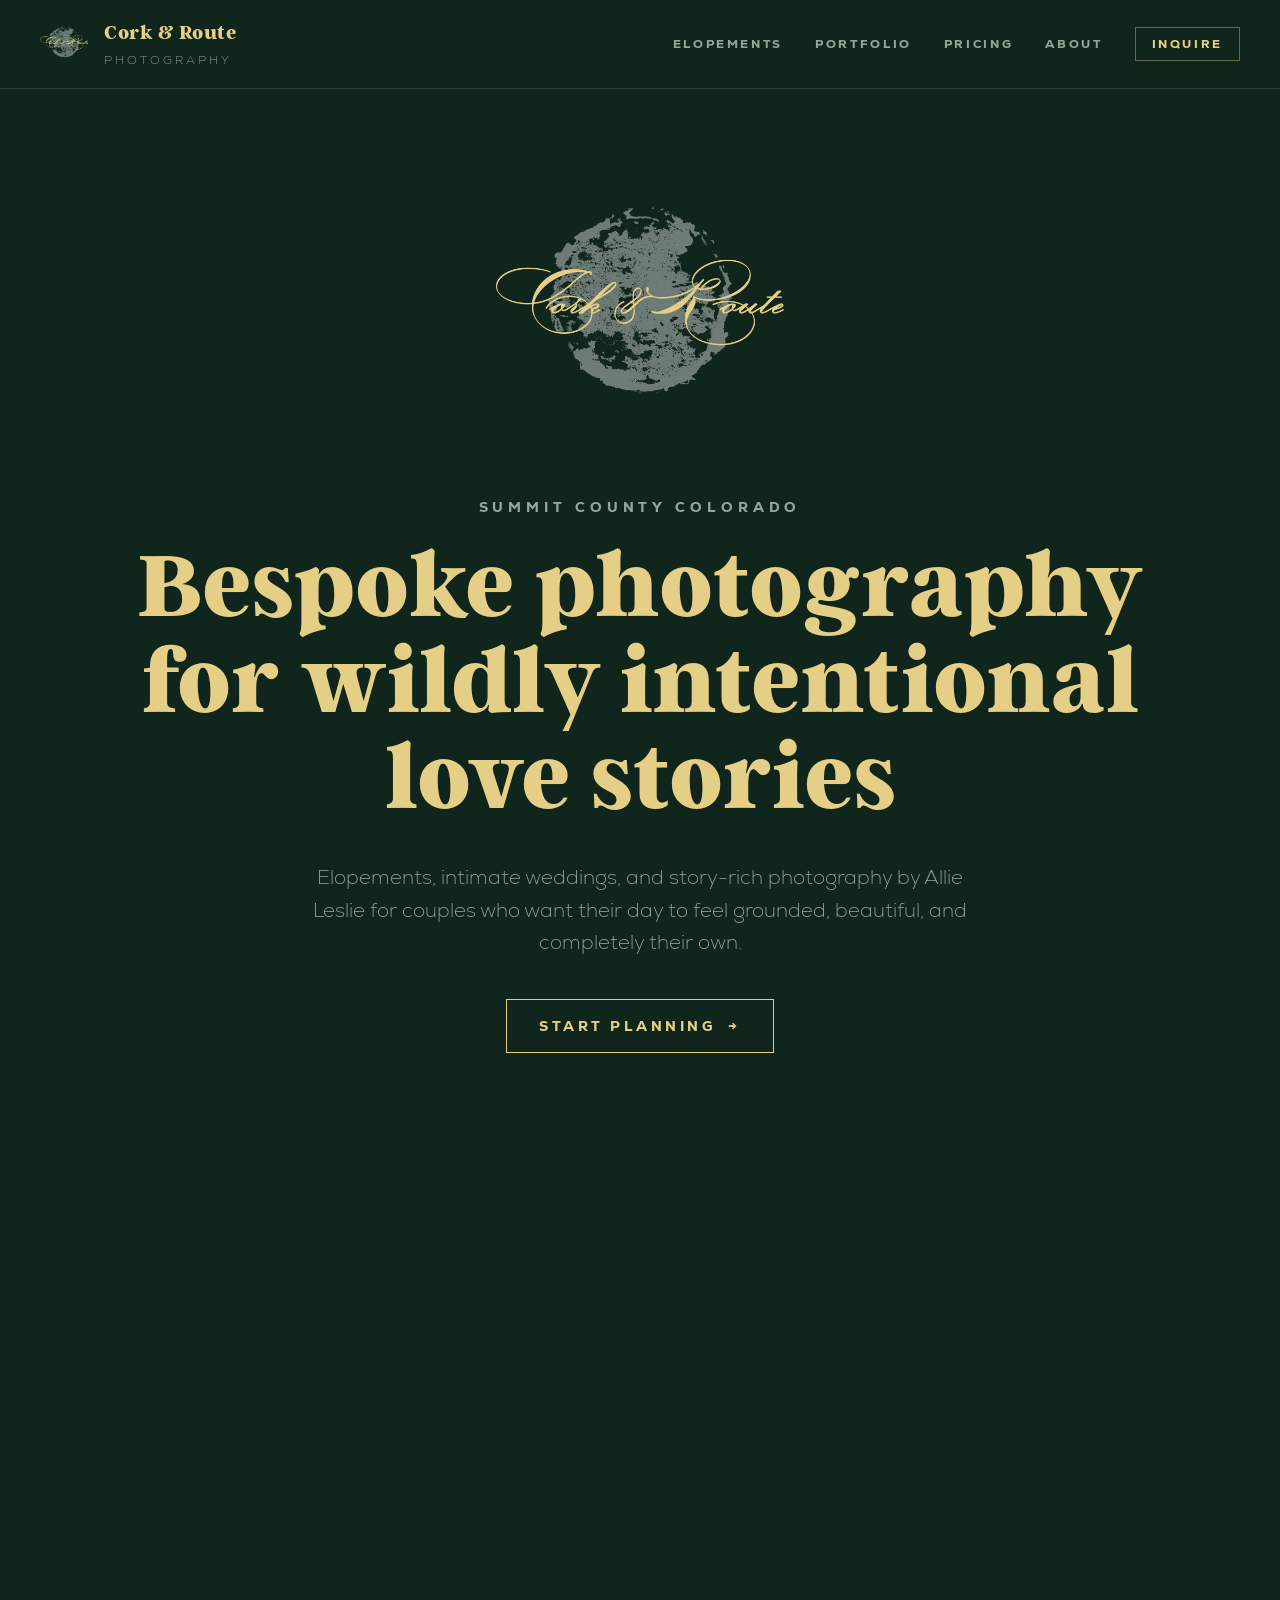
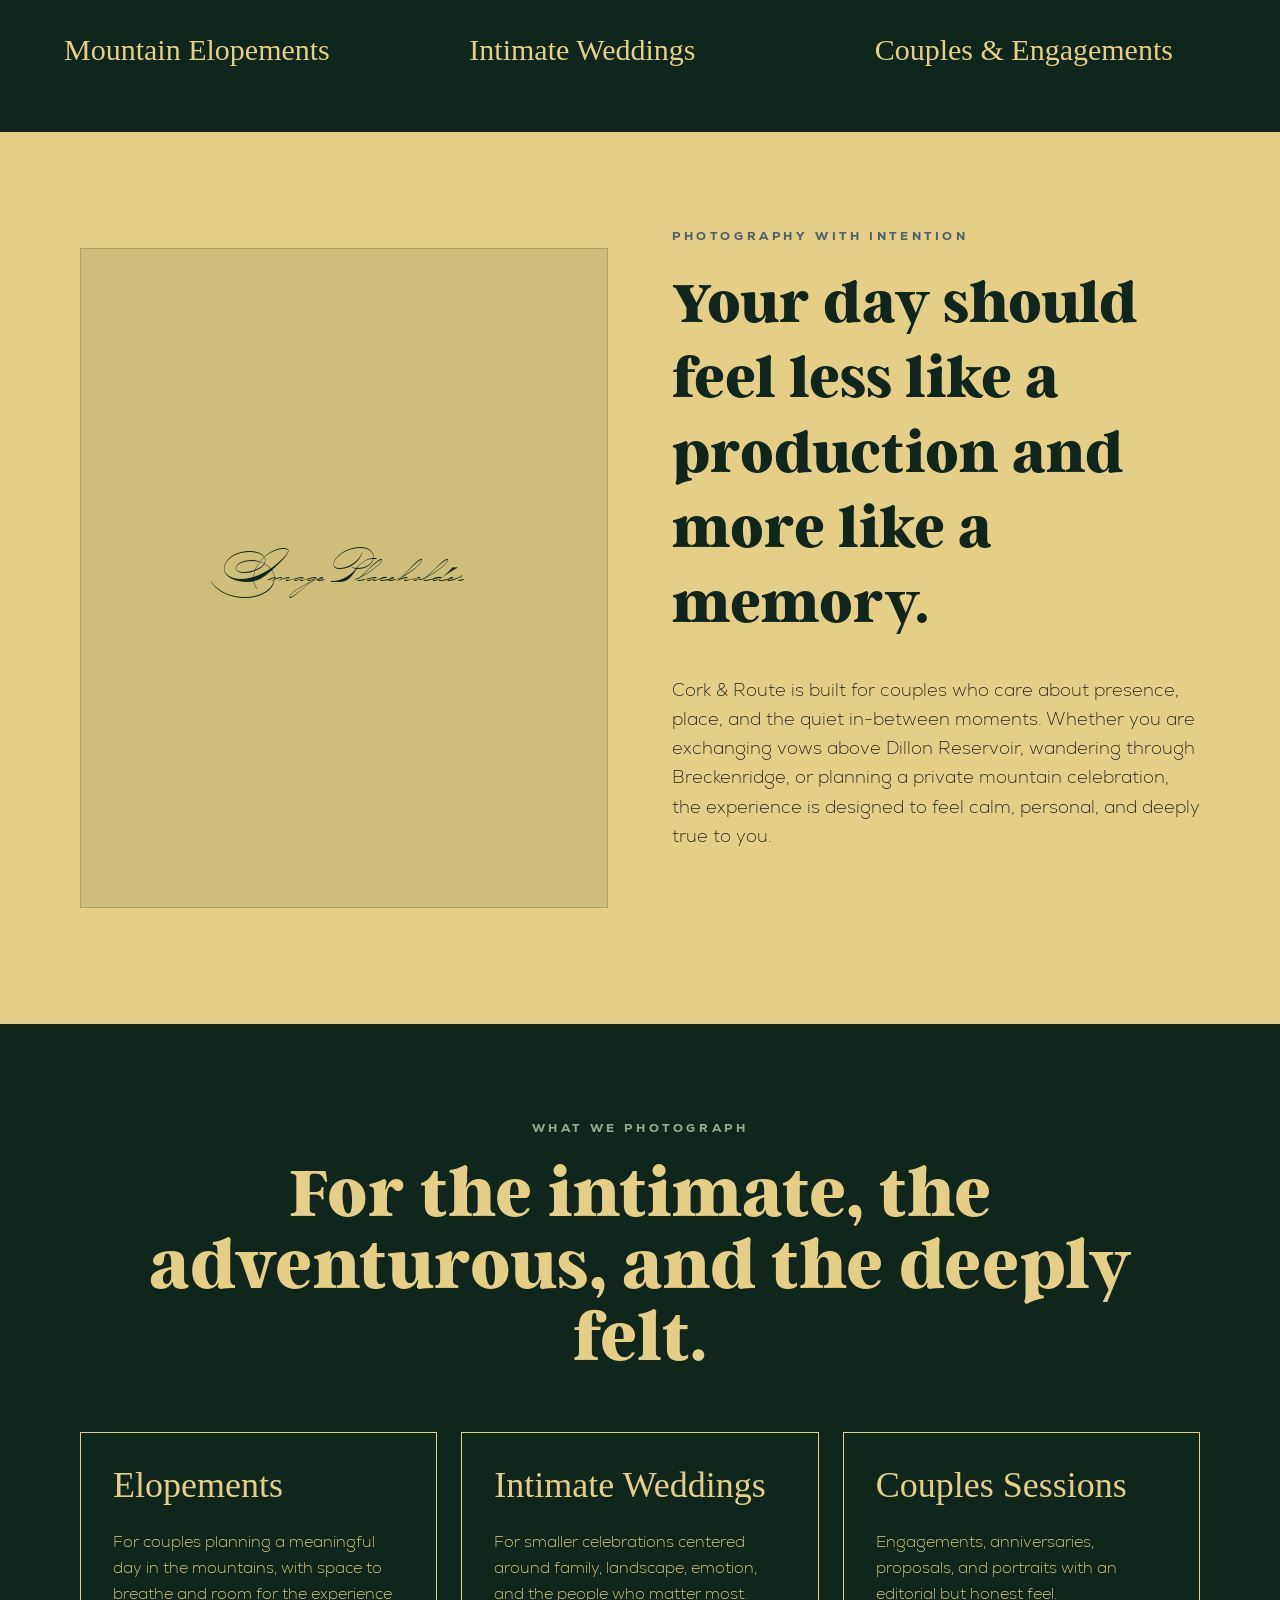
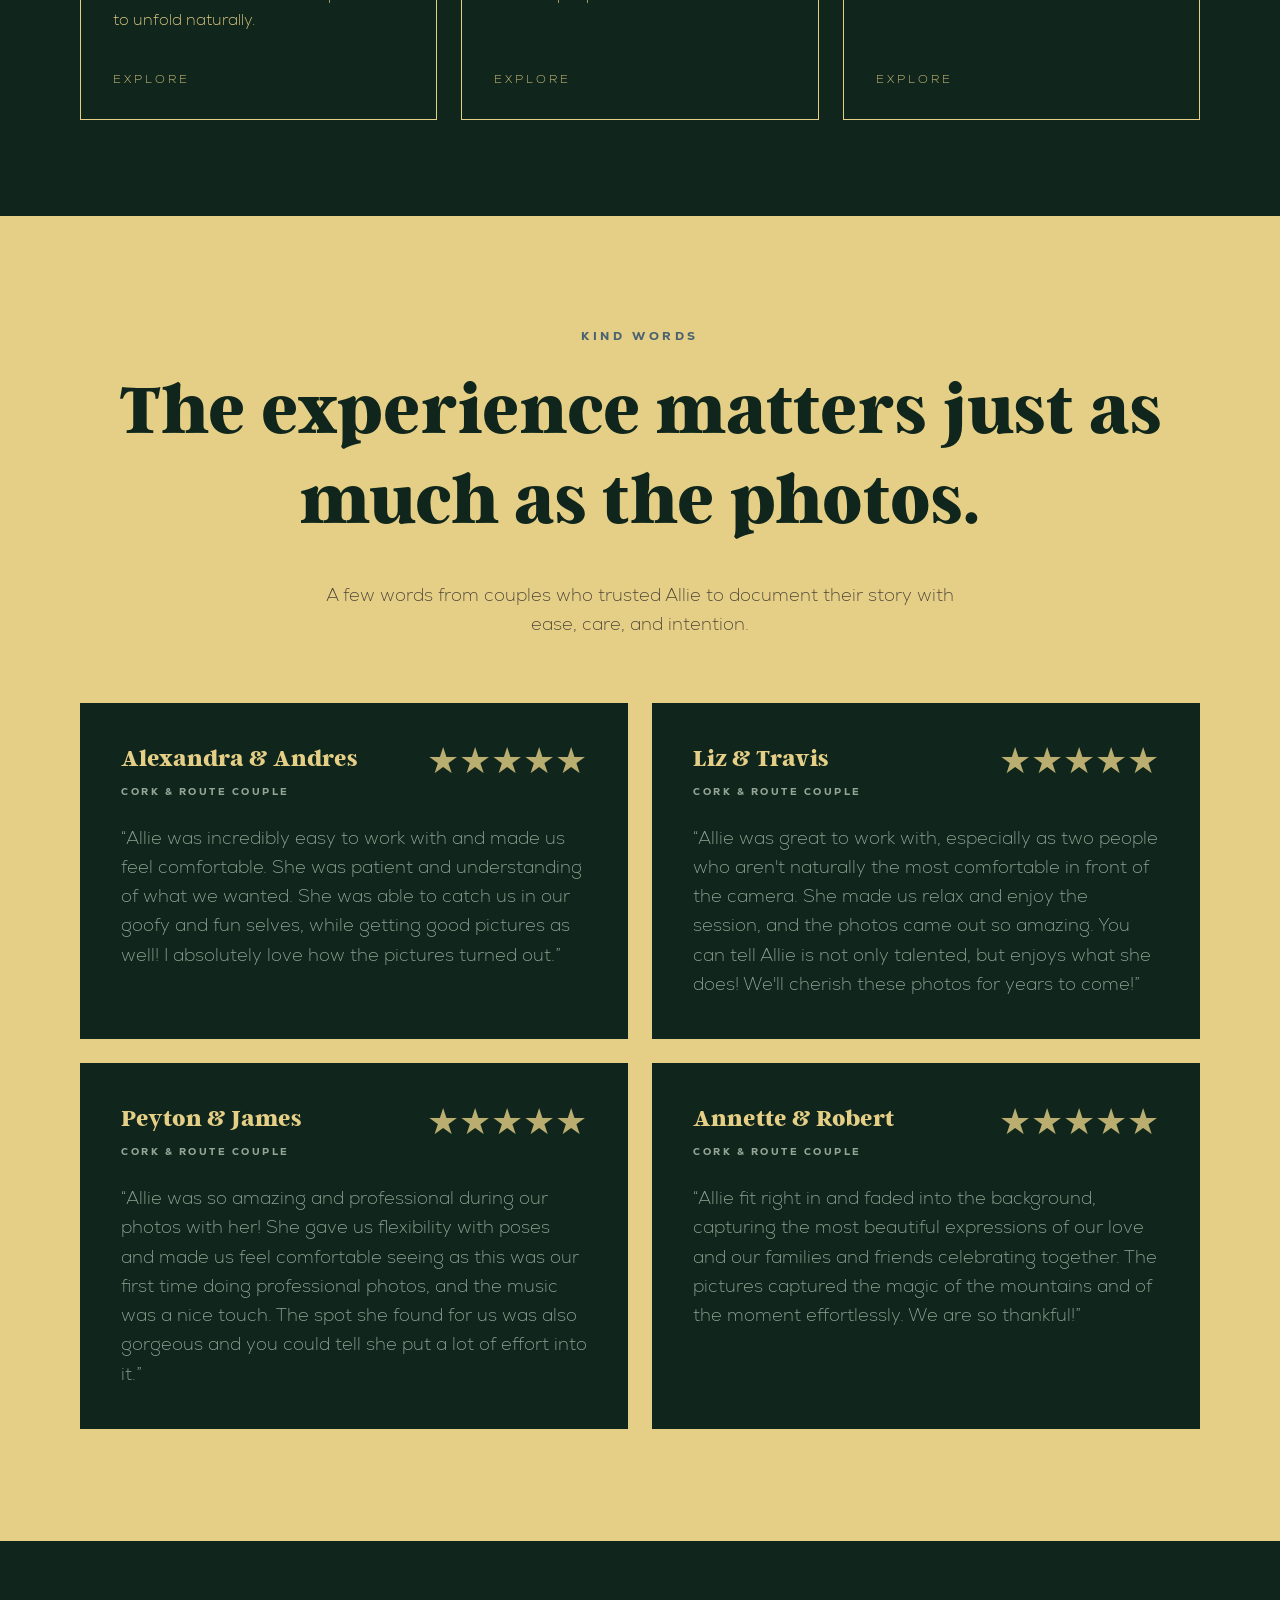
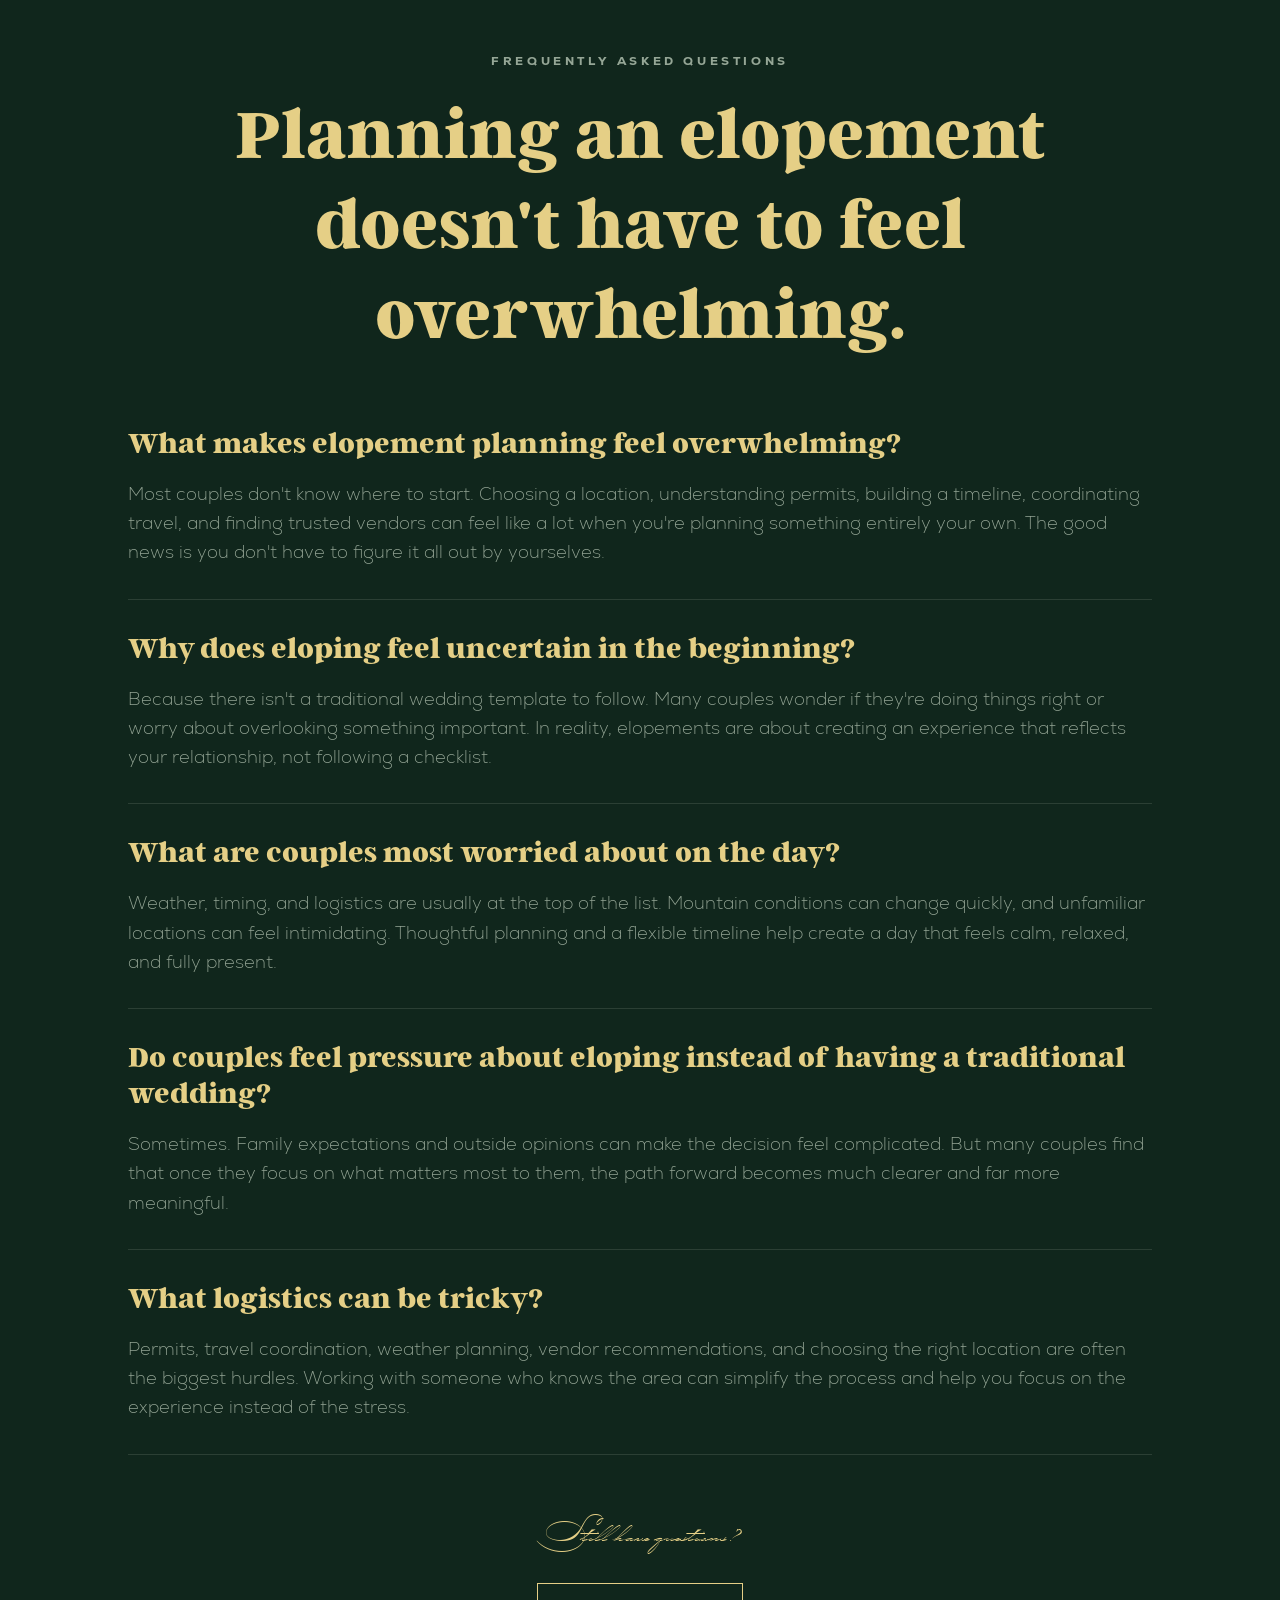
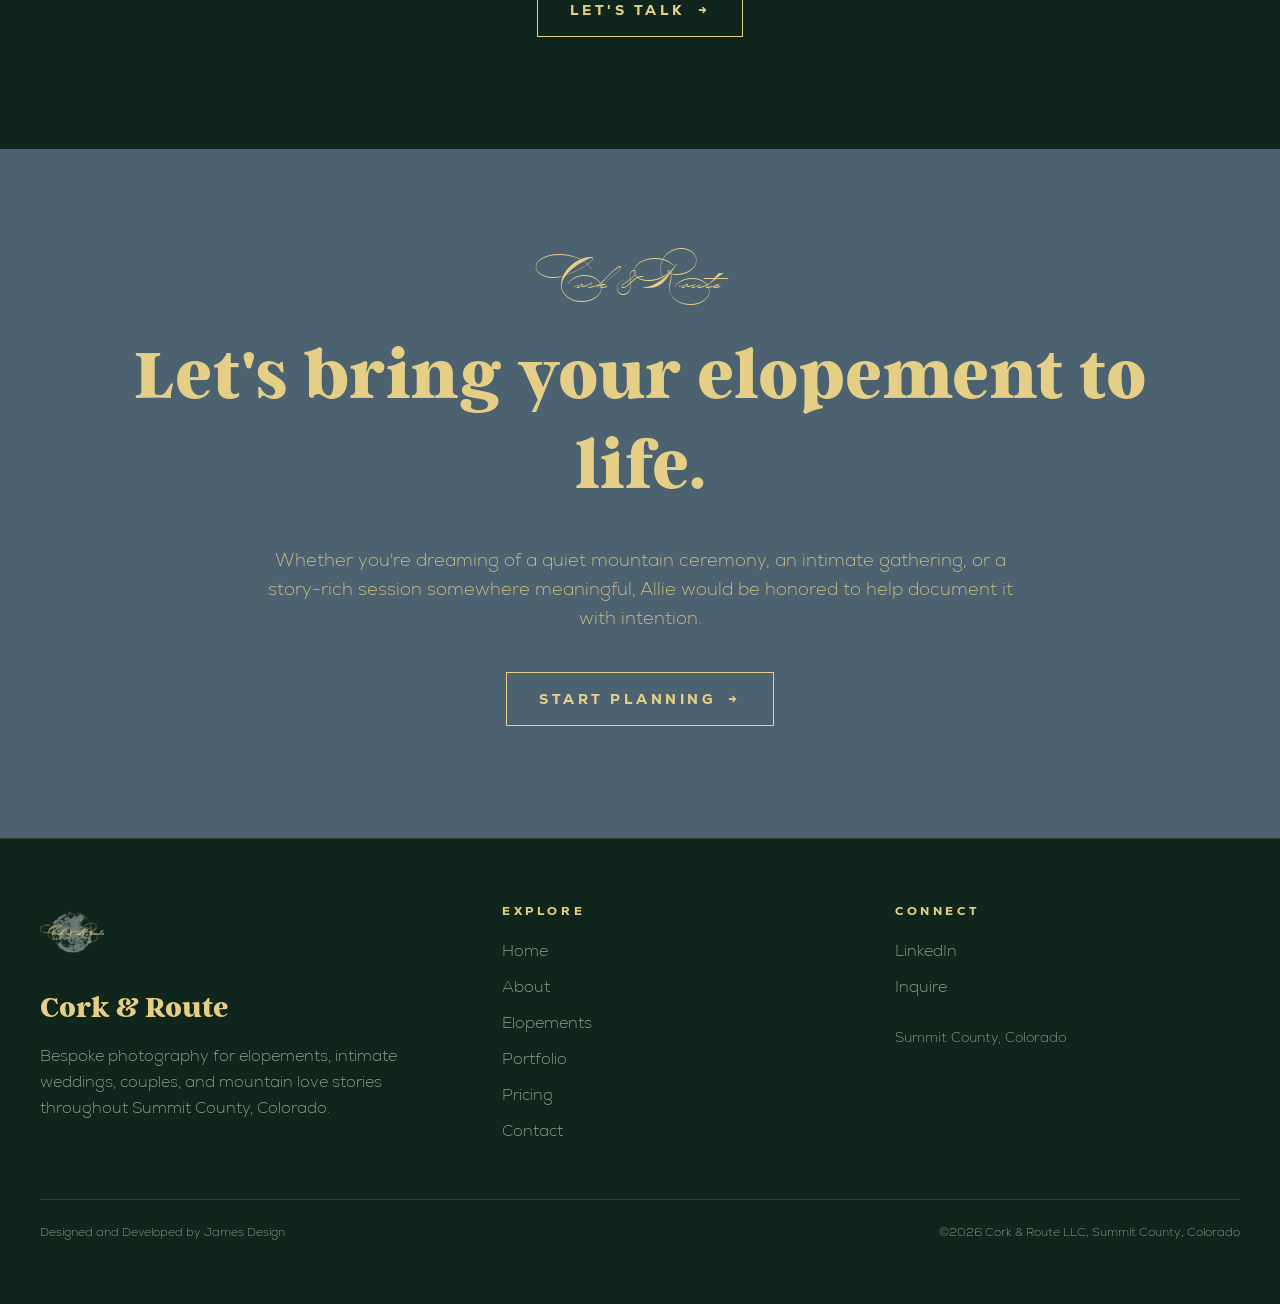
<file: index.html>
<!DOCTYPE html><html lang=en><head><meta charset=utf-8><meta content="width=device-width,initial-scale=1,viewport-fit=cover" name=viewport><title>Cork & Route - Home</title><meta content="Cork & Route - Bespoke Photography" name=description><meta content=#10261c name=theme-color><link href=/fonts/Nexa-ExtraLight.ttf rel=preload as=font crossorigin type=font/ttf><link href=/fonts/Nexa-Heavy.ttf rel=preload as=font crossorigin type=font/ttf><link href=/fonts/Argent-CF-Extra-Bold.otf rel=preload as=font crossorigin type=font/otf><link href=/fonts/P22ZanerOne.ttf rel=preload as=font crossorigin type=font/ttf><link href=/_astro/CorkAndRouteLogo.D96lV-Zq.png rel=preload as=image><link href=/_astro/favicon.BcW6yOJU.png rel=icon><link href=/_astro/favicon-512.Cz1edwWW.png rel=apple-touch-icon><meta content=https://corkandroute.github.io/_astro/favicon.BcW6yOJU.png property=og:image><meta content=1280 property=og:image:width><meta content=640 property=og:image:height><meta content=yes name=mobile-web-app-capable><meta content=yes name=apple-mobile-web-app-capable><meta content=black-translucent name=apple-mobile-web-app-status-bar-style><meta content="Cork & Route - Home" property=og:title><meta content="Cork & Route - Bespoke Photography" property=og:description><meta content=website property=og:type><meta content=https://corkandroute.github.io/ property=og:url><link href=/_astro/favicon-og.DtYuOrNz.css rel=stylesheet></head><body class="min-h-[440px] min-w-[400px]"><div class="text-y-1 bg-g-1 font-sans min-h-screen"><header class="text-y-1 bg-g-1 border-b border-y-1/15"><div class="flex items-center justify-between max-w-7xl md:px-10 mx-auto px-6 py-5"><a class="flex items-center gap-4 group" href=/ ><img alt="Cork &amp; Route Logo" class="w-auto h-12" src=/_astro/CorkAndRouteLogo.D96lV-Zq.png /><div class="flex flex-col leading-none"><span class="text-y-1 font-argentBold text-xl tracking-wide">Cork &amp; Route</span><span class="text-g-2 uppercase text-xs font-sans mt-1 tracking-[0.25em]">Photography</span></div></a><nav class="text-g-2 uppercase font-heavy text-xs gap-8 hidden items-center md:flex tracking-[0.22em]"><a class="hover:text-y-1 transition-colors" href=elopements.html>Elopements</a><a class="hover:text-y-1 transition-colors" href=portfolio.html>Portfolio</a><a class="hover:text-y-1 transition-colors" href=pricing.html>Pricing</a><a class="hover:text-y-1 transition-colors" href=about.html>About</a><a class="text-y-1 border transition-all hover:text-g-1 border-y-1/40 hover:bg-y-1 px-4 py-2" href=contact.html>Inquire</a></nav></div></header><main><section class="flex items-center justify-center bg-g-1 flex-col min-h-[90vh] px-6 py-20 text-center"><img alt="Cork &amp; Route" class="mb-10 md:w-72 w-52" src=/_astro/CorkAndRouteLogo.D96lV-Zq.png /><p class="text-g-2 uppercase font-heavy text-xs mb-6 md:text-sm tracking-[0.35em]">Summit County Colorado</p><h1 class="text-y-1 font-argentBold leading-none max-w-5xl md:text-8xl text-5xl">Bespoke photography for wildly intentional love stories</h1><p class="text-g-2 leading-relaxed text-lg max-w-2xl md:text-xl mt-8">Elopements, intimate weddings, and story-rich photography by Allie Leslie for couples who want their day to feel grounded, beautiful, and completely their own.</p><div class=mt-10><a class="text-y-1 border transition-all duration-500 group border-y-1 ease-out font-heavy hover:text-g-1 inline-flex items-center justify-center md:text-sm overflow-hidden px-8 py-4 relative text-xs tracking-[0.25em] uppercase" href=contact.html><span class="transition-transform absolute bg-y-1 duration-500 ease-out group-hover:scale-x-100 inset-0 origin-left scale-x-0"></span><span class="flex items-center gap-3 relative z-10">Start Planning<span class="transition-transform duration-300 group-hover:translate-x-1">→</span></span></a></div></section><section class="bg-g-1 gap-4 grid md:grid-cols-3 md:px-10 px-4 py-10"><div class="flex aspect-[3/4] bg-t-d/10 items-end p-6"><span class="text-3xl font-serif">Mountain Elopements</span></div><div class="flex aspect-[3/4] bg-t-d/10 items-end p-6"><span class="text-3xl font-serif">Intimate Weddings</span></div><div class="flex aspect-[3/4] bg-t-d/10 items-end p-6"><span class="text-3xl font-serif">Couples &amp; Engagements</span></div></section><section class="bg-y-1 md:px-20 px-6 text-d-1 gap-16 grid items-center lg:grid-cols-2 py-24"><div class="flex items-center justify-center aspect-[4/5] bg-g-1/10 border border-g-1/20"><span class="font-script text-5xl text-g-1">Image Placeholder</span></div><div><p class="uppercase font-heavy text-xs tracking-[0.3em] mb-6 text-b-1">Photography with intention</p><h2 class="font-argentBold text-4xl leading-tight text-g-1 mb-8 md:text-6xl">Your day should feel less like a production and more like a memory.</h2><p class="leading-relaxed text-lg mb-6 text-d-1">Cork &amp; Route is built for couples who care about presence, place, and the quiet in-between moments. Whether you are exchanging vows above Dillon Reservoir, wandering through Breckenridge, or planning a private mountain celebration, the experience is designed to feel calm, personal, and deeply true to you.</p><a class="text-y-1 border transition-all duration-500 group border-y-1 ease-out font-heavy hover:text-g-1 inline-flex items-center justify-center md:text-sm overflow-hidden px-8 py-4 relative text-xs tracking-[0.25em] uppercase" href=about.html><span class="transition-transform absolute bg-y-1 duration-500 ease-out group-hover:scale-x-100 inset-0 origin-left scale-x-0"></span><span class="flex items-center gap-3 relative z-10">Meet Allie<span class="transition-transform duration-300 group-hover:translate-x-1">→</span></span></a></div></section><section class="text-y-1 bg-g-1 md:px-20 px-6 py-24 text-center"><p class="text-g-2 uppercase font-heavy text-xs mb-6 tracking-[0.3em]">What we photograph</p><h2 class="text-y-1 font-argentBold md:text-7xl text-4xl mb-14">For the intimate, the adventurous, and the deeply felt.</h2><div class="grid gap-6 md:grid-cols-3 text-left"><a class="flex justify-between flex-col border border-t-d/20 hover:-translate-y-1 min-h-72 p-8 transition-transform" href=elope.html><div><h3 class="mb-6 text-4xl font-serif">Elopements</h3><p class=leading-relaxed>For couples planning a meaningful day in the mountains, with space to breathe and room for the experience to unfold naturally.</p></div><span class="uppercase text-xs tracking-[0.25em] mt-8">Explore</span></a><a class="flex justify-between flex-col border border-t-d/20 hover:-translate-y-1 min-h-72 p-8 transition-transform" href=weddings.html><div><h3 class="mb-6 text-4xl font-serif">Intimate Weddings</h3><p class=leading-relaxed>For smaller celebrations centered around family, landscape, emotion, and the people who matter most.</p></div><span class="uppercase text-xs tracking-[0.25em] mt-8">Explore</span></a><a class="flex justify-between flex-col border border-t-d/20 hover:-translate-y-1 min-h-72 p-8 transition-transform" href=gallery.html><div><h3 class="mb-6 text-4xl font-serif">Couples Sessions</h3><p class=leading-relaxed>Engagements, anniversaries, proposals, and portraits with an editorial but honest feel.</p></div><span class="uppercase text-xs tracking-[0.25em] mt-8">Explore</span></a></div></section><section><section class="bg-y-1 md:px-20 px-6 text-d-1 py-28"><div class="mx-auto max-w-7xl"><div class="mb-16 text-center"><p class="uppercase font-heavy text-xs tracking-[0.3em] mb-6 text-b-1">Kind Words</p><h2 class="font-argentBold text-4xl leading-tight md:text-7xl text-g-1">The experience matters just as much as the photos.</h2><p class="leading-relaxed text-lg mt-8 max-w-2xl mx-auto text-d-1/80">A few words from couples who trusted Allie to document their story with ease, care, and intention.</p></div><div class="grid gap-6 md:grid-cols-2"><article class="text-y-1 border transition-all duration-500 group bg-g-1 border-g-1/20 hover:-translate-y-1 hover:shadow-sharp-dark md:p-10 p-8"><div class="flex items-center justify-between gap-6 mb-6"><div><p class="text-y-1 font-argentBold text-2xl">Alexandra &amp; Andres</p><p class="text-g-2 uppercase font-heavy mt-2 text-[10px] tracking-[0.25em]">Cork &amp; Route Couple</p></div><div class="text-4xl font-script text-y-1/80">★★★★★</div></div><p class="text-g-2 leading-relaxed text-lg">“Allie was incredibly easy to work with and made us feel comfortable. She was patient and understanding of what we wanted. She was able to catch us in our goofy and fun selves, while getting good pictures as well! I absolutely love how the pictures turned out.”</p></article><article class="text-y-1 border transition-all duration-500 group bg-g-1 border-g-1/20 hover:-translate-y-1 hover:shadow-sharp-dark md:p-10 p-8"><div class="flex items-center justify-between gap-6 mb-6"><div><p class="text-y-1 font-argentBold text-2xl">Liz &amp; Travis</p><p class="text-g-2 uppercase font-heavy mt-2 text-[10px] tracking-[0.25em]">Cork &amp; Route Couple</p></div><div class="text-4xl font-script text-y-1/80">★★★★★</div></div><p class="text-g-2 leading-relaxed text-lg">“Allie was great to work with, especially as two people who aren&#x27;t naturally the most comfortable in front of the camera. She made us relax and enjoy the session, and the photos came out so amazing. You can tell Allie is not only talented, but enjoys what she does! We&#x27;ll cherish these photos for years to come!”</p></article><article class="text-y-1 border transition-all duration-500 group bg-g-1 border-g-1/20 hover:-translate-y-1 hover:shadow-sharp-dark md:p-10 p-8"><div class="flex items-center justify-between gap-6 mb-6"><div><p class="text-y-1 font-argentBold text-2xl">Peyton &amp; James</p><p class="text-g-2 uppercase font-heavy mt-2 text-[10px] tracking-[0.25em]">Cork &amp; Route Couple</p></div><div class="text-4xl font-script text-y-1/80">★★★★★</div></div><p class="text-g-2 leading-relaxed text-lg">“Allie was so amazing and professional during our photos with her! She gave us flexibility with poses and made us feel comfortable seeing as this was our first time doing professional photos, and the music was a nice touch. The spot she found for us was also gorgeous and you could tell she put a lot of effort into it.”</p></article><article class="text-y-1 border transition-all duration-500 group bg-g-1 border-g-1/20 hover:-translate-y-1 hover:shadow-sharp-dark md:p-10 p-8"><div class="flex items-center justify-between gap-6 mb-6"><div><p class="text-y-1 font-argentBold text-2xl">Annette &amp; Robert</p><p class="text-g-2 uppercase font-heavy mt-2 text-[10px] tracking-[0.25em]">Cork &amp; Route Couple</p></div><div class="text-4xl font-script text-y-1/80">★★★★★</div></div><p class="text-g-2 leading-relaxed text-lg">“Allie fit right in and faded into the background, capturing the most beautiful expressions of our love and our families and friends celebrating together. The pictures captured the magic of the mountains and of the moment effortlessly. We are so thankful!”</p></article></div></div></section><section class="bg-g-1 px-6 md:px-20 py-28"><div class="mx-auto max-w-5xl"><p class="text-g-2 uppercase font-heavy text-xs mb-6 tracking-[0.3em] text-center">Frequently Asked Questions</p><h2 class="text-y-1 font-argentBold md:text-7xl text-4xl leading-tight mb-16 text-center">Planning an elopement doesn&#x27;t have to feel overwhelming.</h2><div class=space-y-8><div class="border-b border-g-2/20 pb-8"><h3 class="text-y-1 font-argentBold text-2xl mb-4 md:text-3xl">What makes elopement planning feel overwhelming?</h3><p class="text-g-2 leading-relaxed text-lg">Most couples don&#x27;t know where to start. Choosing a location, understanding permits, building a timeline, coordinating travel, and finding trusted vendors can feel like a lot when you&#x27;re planning something entirely your own. The good news is you don&#x27;t have to figure it all out by yourselves.</p></div><div class="border-b border-g-2/20 pb-8"><h3 class="text-y-1 font-argentBold text-2xl mb-4 md:text-3xl">Why does eloping feel uncertain in the beginning?</h3><p class="text-g-2 leading-relaxed text-lg">Because there isn&#x27;t a traditional wedding template to follow. Many couples wonder if they&#x27;re doing things right or worry about overlooking something important. In reality, elopements are about creating an experience that reflects your relationship, not following a checklist.</p></div><div class="border-b border-g-2/20 pb-8"><h3 class="text-y-1 font-argentBold text-2xl mb-4 md:text-3xl">What are couples most worried about on the day?</h3><p class="text-g-2 leading-relaxed text-lg">Weather, timing, and logistics are usually at the top of the list. Mountain conditions can change quickly, and unfamiliar locations can feel intimidating. Thoughtful planning and a flexible timeline help create a day that feels calm, relaxed, and fully present.</p></div><div class="border-b border-g-2/20 pb-8"><h3 class="text-y-1 font-argentBold text-2xl mb-4 md:text-3xl">Do couples feel pressure about eloping instead of having a traditional wedding?</h3><p class="text-g-2 leading-relaxed text-lg">Sometimes. Family expectations and outside opinions can make the decision feel complicated. But many couples find that once they focus on what matters most to them, the path forward becomes much clearer and far more meaningful.</p></div><div class="border-b border-g-2/20 pb-8"><h3 class="text-y-1 font-argentBold text-2xl mb-4 md:text-3xl">What logistics can be tricky?</h3><p class="text-g-2 leading-relaxed text-lg">Permits, travel coordination, weather planning, vendor recommendations, and choosing the right location are often the biggest hurdles. Working with someone who knows the area can simplify the process and help you focus on the experience instead of the stress.</p></div></div><div class="mt-16 text-center"><p class="text-y-1 text-4xl font-script mb-6">Still have questions?</p><a class="text-y-1 border transition-all duration-500 group border-y-1 ease-out font-heavy hover:text-g-1 inline-flex items-center justify-center md:text-sm overflow-hidden px-8 py-4 relative text-xs tracking-[0.25em] uppercase" href=contact.html><span class="transition-transform absolute bg-y-1 duration-500 ease-out group-hover:scale-x-100 inset-0 origin-left scale-x-0"></span><span class="flex items-center gap-3 relative z-10">Let&#x27;s Talk<span class="transition-transform duration-300 group-hover:translate-x-1">→</span></span></a></div></div></section><section class="text-y-1 md:px-20 px-6 text-center bg-b-1 py-28"><p class="text-y-1 font-script mb-6 text-5xl">Cork &amp; Route</p><h2 class="font-argentBold text-4xl leading-tight md:text-7xl max-w-5xl mx-auto">Let&#x27;s bring your elopement to life.</h2><p class="leading-relaxed text-lg mt-8 mx-auto max-w-3xl text-y-1/90">Whether you&#x27;re dreaming of a quiet mountain ceremony, an intimate gathering, or a story-rich session somewhere meaningful, Allie would be honored to help document it with intention.</p><div class=mt-10><a class="text-y-1 border transition-all duration-500 group border-y-1 ease-out font-heavy hover:text-g-1 inline-flex items-center justify-center md:text-sm overflow-hidden px-8 py-4 relative text-xs tracking-[0.25em] uppercase" href=contact.html><span class="transition-transform absolute bg-y-1 duration-500 ease-out group-hover:scale-x-100 inset-0 origin-left scale-x-0"></span><span class="flex items-center gap-3 relative z-10">Start Planning<span class="transition-transform duration-300 group-hover:translate-x-1">→</span></span></a></div></section></section></main><footer class="text-g-2 bg-g-1 border-t border-y-1/15 md:px-10 px-6"><div class="mx-auto max-w-7xl py-16"><div class="grid gap-12 md:grid-cols-[1.2fr_1fr_1fr]"><div><img alt="Cork &amp; Route Logo" class="mb-6 h-16 w-auto" src=/_astro/CorkAndRouteLogo.D96lV-Zq.png /><h2 class="text-y-1 font-argentBold mb-4 text-3xl">Cork &amp; Route</h2><p class="leading-relaxed max-w-sm">Bespoke photography for elopements, intimate weddings, couples, and mountain love stories throughout Summit County, Colorado.</p></div><div><p class="text-y-1 font-heavy text-xs uppercase mb-5 tracking-[0.3em]">Explore</p><div class=space-y-3><a class="hover:text-y-1 transition-colors block" href=/ >Home</a><a class="hover:text-y-1 transition-colors block" href=about.html>About</a><a class="hover:text-y-1 transition-colors block" href=elopements.html>Elopements</a><a class="hover:text-y-1 transition-colors block" href=portfolio.html>Portfolio</a><a class="hover:text-y-1 transition-colors block" href=pricing.html>Pricing</a><a class="hover:text-y-1 transition-colors block" href=contact.html>Contact</a></div></div><div><p class="text-y-1 font-heavy text-xs uppercase mb-5 tracking-[0.3em]">Connect</p><div class=space-y-3><a class="hover:text-y-1 transition-colors block" href=https://www.linkedin.com/in/allie-leslie-355469260/ rel="noopener noreferrer" target=_blank>LinkedIn</a><a class="hover:text-y-1 transition-colors block" href=contact.html>Inquire</a><p class="pt-4 text-sm">Summit County, Colorado</p></div></div></div><div class="flex justify-between flex-col border-t border-y-1/15 gap-4 md:flex-row mt-14 pt-6 text-xs"><a class="hover:text-y-1 transition-colors" href=https://hikendal.github.io rel="noopener noreferrer" target=_blank>Designed and Developed by James Design</a><p>©2026 Cork &amp; Route LLC, Summit County, Colorado</p></div></div></footer></div></body></html>
</file>
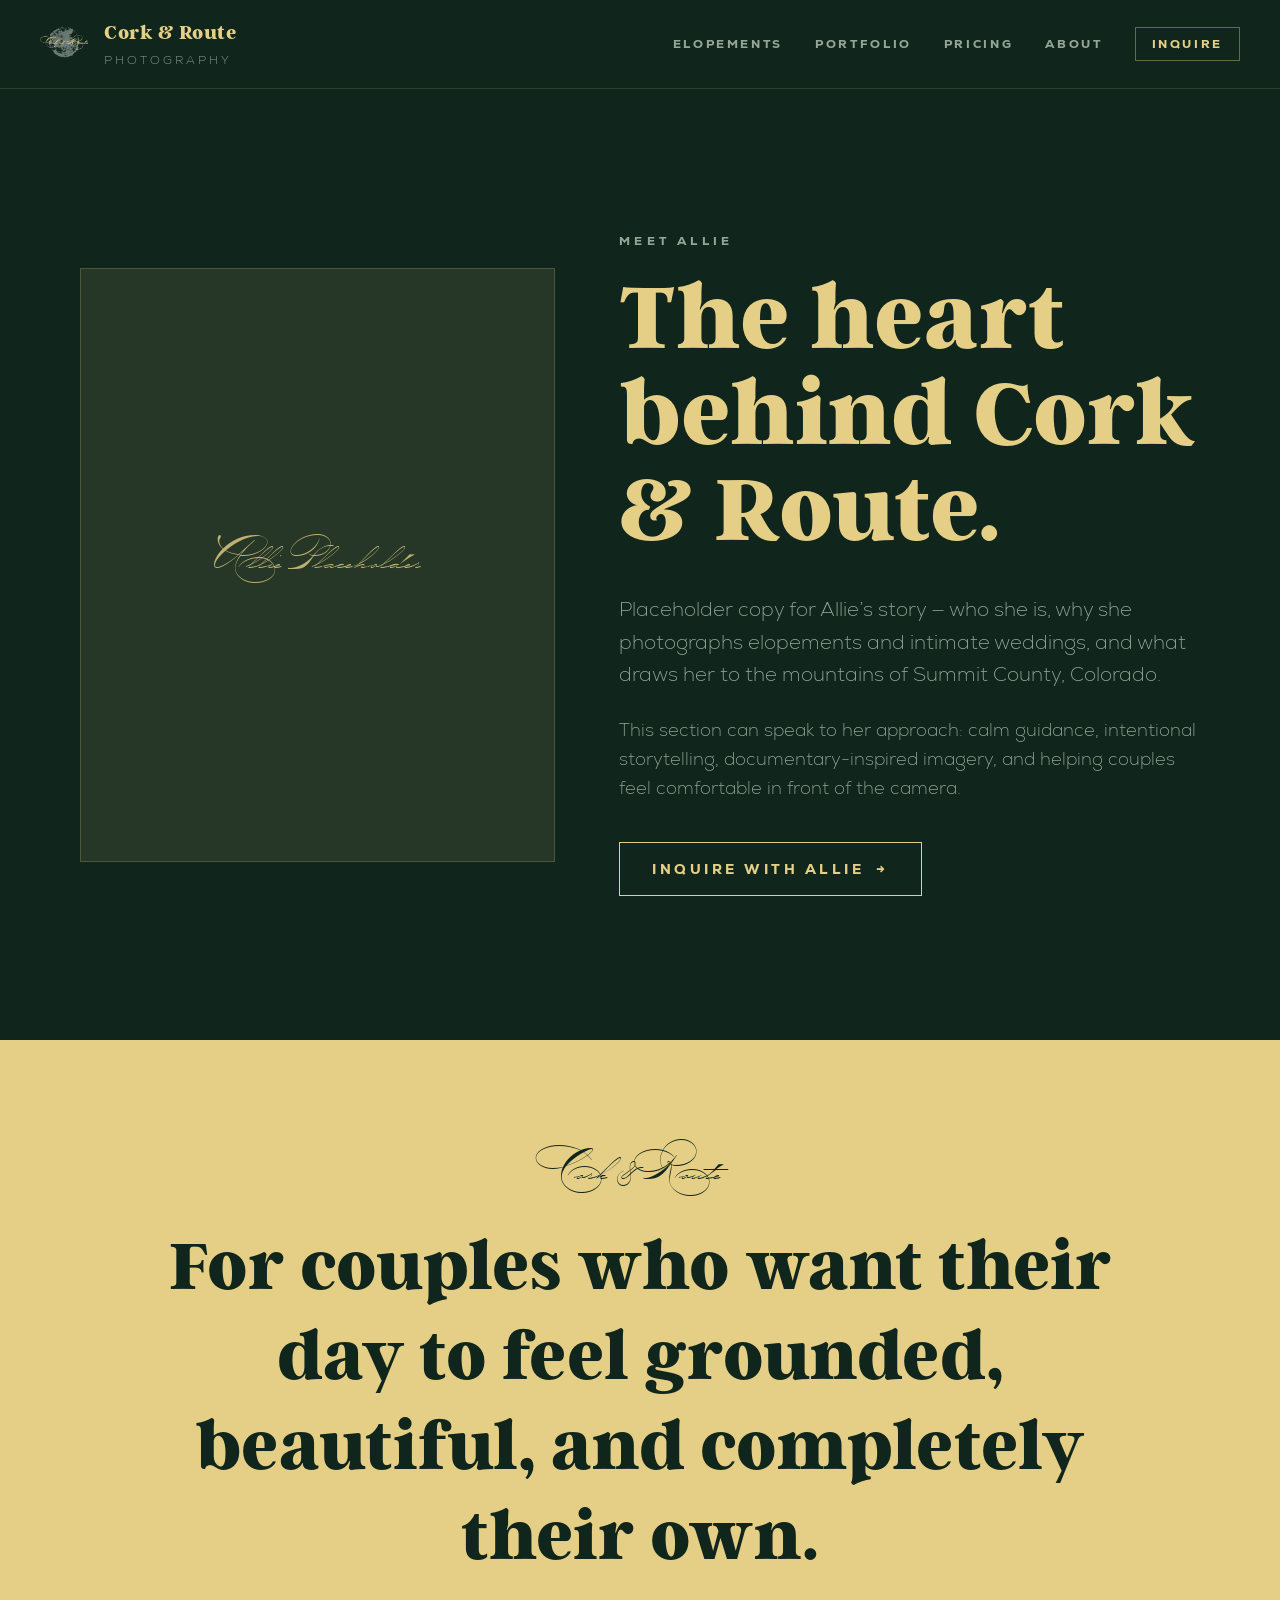
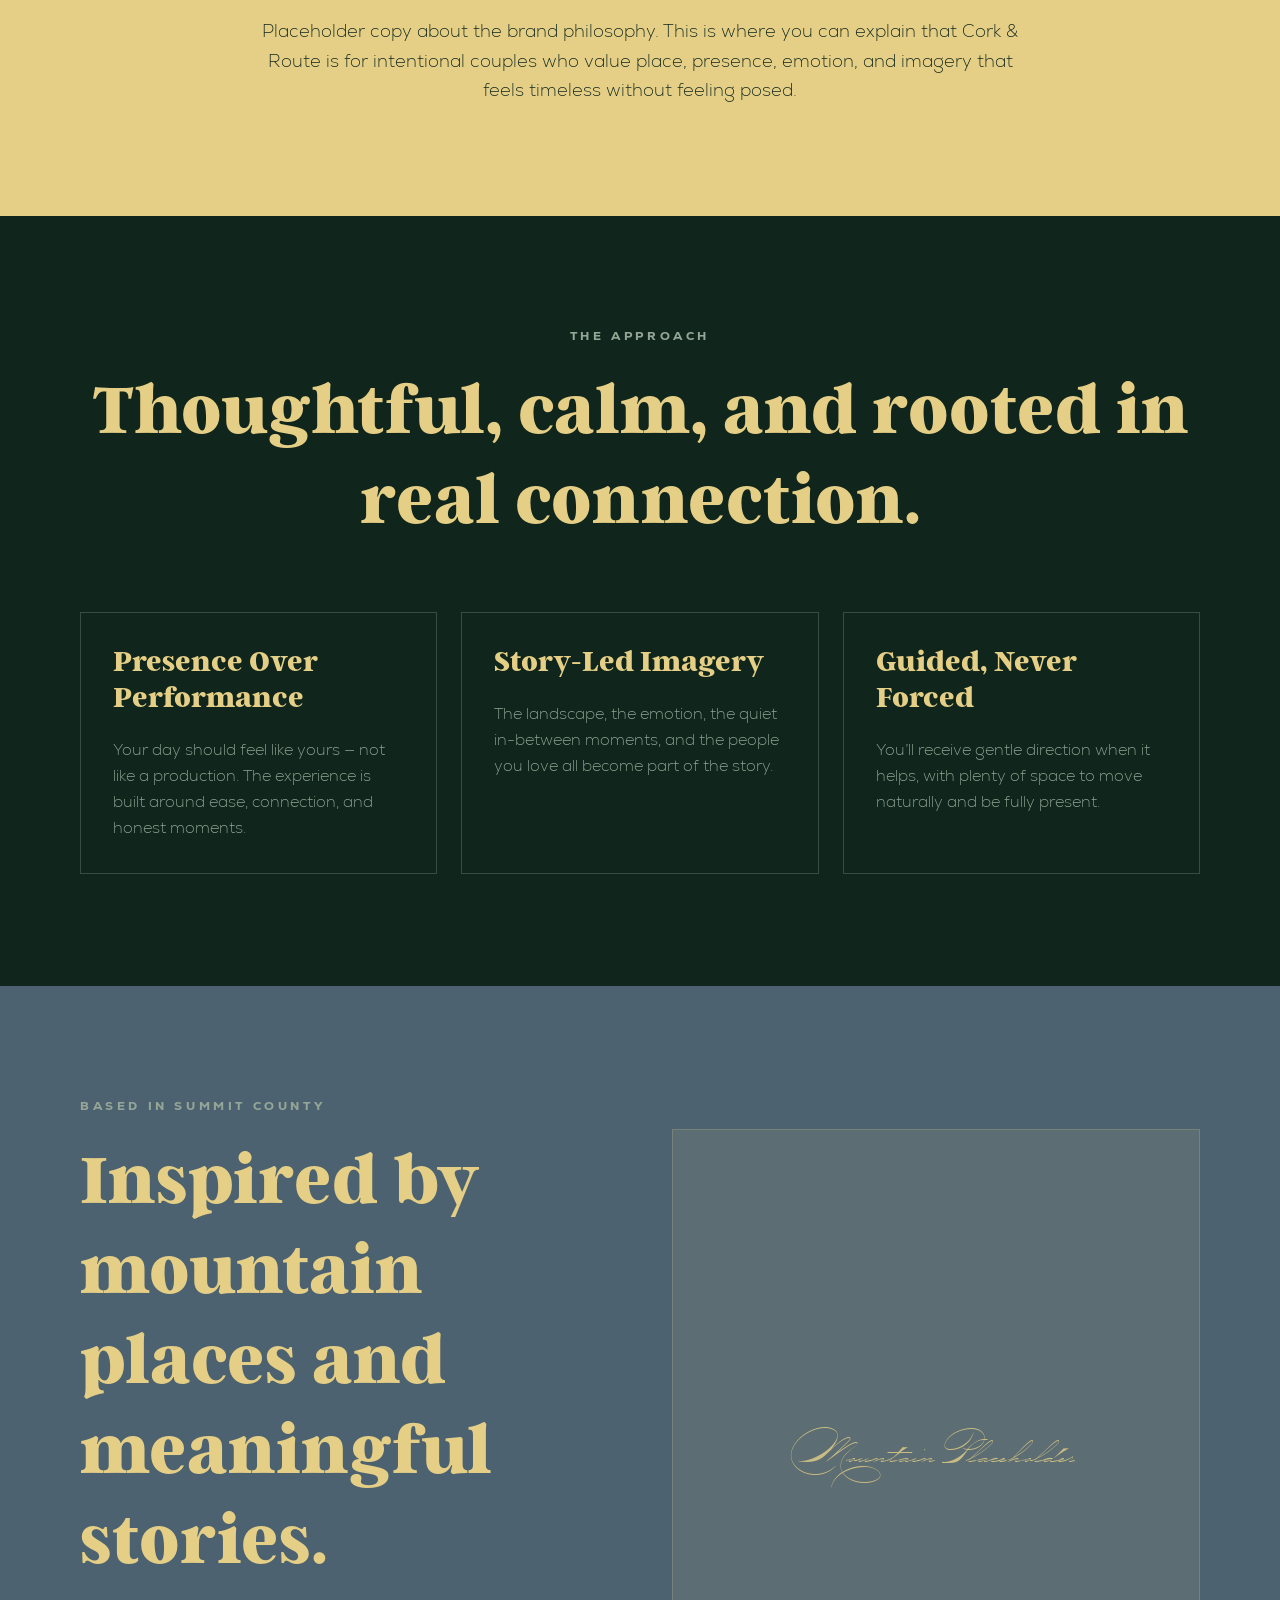
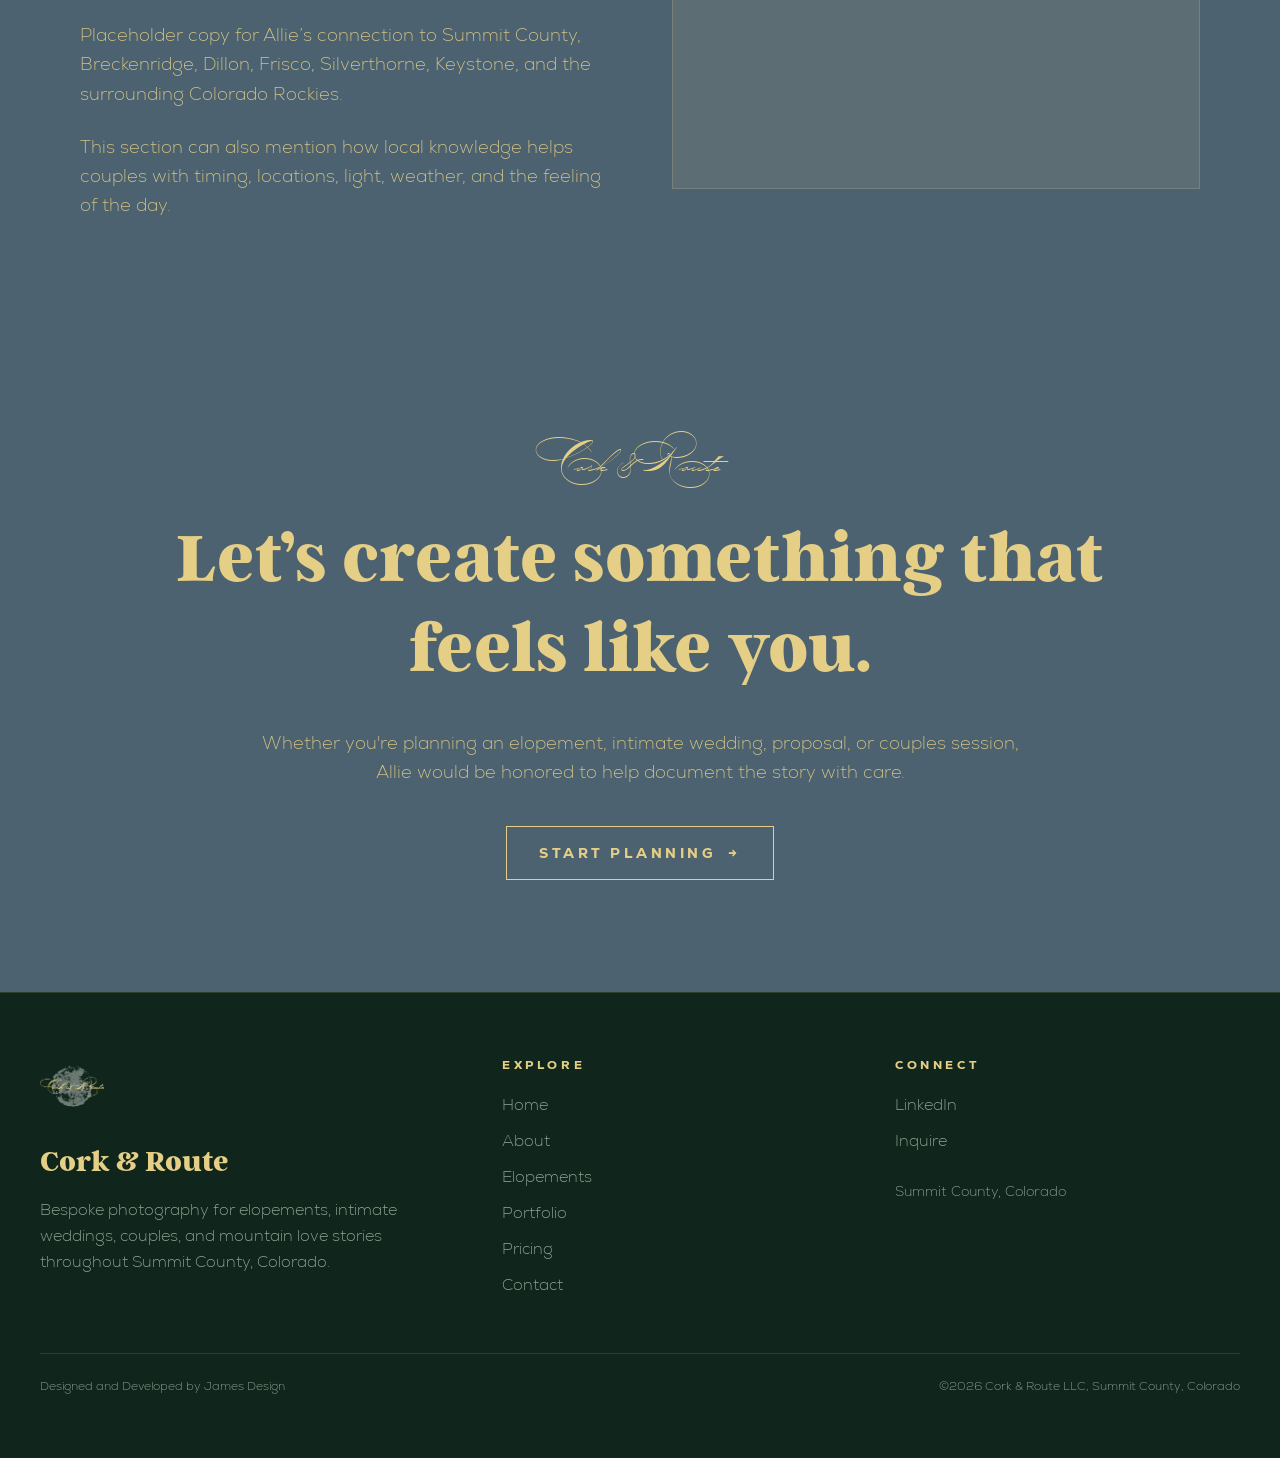
<file: about.html>
<!DOCTYPE html><html lang=en><head><meta charset=utf-8><meta content="width=device-width,initial-scale=1,viewport-fit=cover" name=viewport><title>Cork & Route - About</title><meta content="Cork & Route - About" name=description><meta content=#10261c name=theme-color><link href=/fonts/Nexa-ExtraLight.ttf rel=preload as=font crossorigin type=font/ttf><link href=/fonts/Nexa-Heavy.ttf rel=preload as=font crossorigin type=font/ttf><link href=/fonts/Argent-CF-Extra-Bold.otf rel=preload as=font crossorigin type=font/otf><link href=/fonts/P22ZanerOne.ttf rel=preload as=font crossorigin type=font/ttf><link href=/_astro/CorkAndRouteLogo.D96lV-Zq.png rel=preload as=image><link href=/_astro/favicon.BcW6yOJU.png rel=icon><link href=/_astro/favicon-512.Cz1edwWW.png rel=apple-touch-icon><meta content=https://corkandroute.github.io/_astro/favicon.BcW6yOJU.png property=og:image><meta content=1280 property=og:image:width><meta content=640 property=og:image:height><meta content=yes name=mobile-web-app-capable><meta content=yes name=apple-mobile-web-app-capable><meta content=black-translucent name=apple-mobile-web-app-status-bar-style><meta content="Cork & Route - About" property=og:title><meta content="Cork & Route - About" property=og:description><meta content=website property=og:type><meta content=https://corkandroute.github.io/about.html property=og:url><link href=/_astro/favicon-og.DtYuOrNz.css rel=stylesheet></head><body class="min-h-[440px] min-w-[400px]"><div class="text-y-1 bg-g-1 font-sans min-h-screen"><header class="text-y-1 bg-g-1 border-b border-y-1/15"><div class="items-center flex justify-between max-w-7xl md:px-10 mx-auto px-6 py-5"><a class="items-center flex gap-4 group" href=/ ><img alt="Cork &amp; Route Logo" class="w-auto h-12" src=/_astro/CorkAndRouteLogo.D96lV-Zq.png /><div class="flex flex-col leading-none"><span class="text-y-1 font-argentBold text-xl tracking-wide">Cork &amp; Route</span><span class="text-g-2 text-xs uppercase font-sans mt-1 tracking-[0.25em]">Photography</span></div></a><nav class="items-center font-heavy text-xs uppercase gap-8 hidden md:flex text-g-2 tracking-[0.22em]"><a class="hover:text-y-1 transition-colors" href=elopements.html>Elopements</a><a class="hover:text-y-1 transition-colors" href=portfolio.html>Portfolio</a><a class="hover:text-y-1 transition-colors" href=pricing.html>Pricing</a><a class="hover:text-y-1 transition-colors" href=about.html>About</a><a class="text-y-1 border hover:text-g-1 transition-all border-y-1/40 hover:bg-y-1 px-4 py-2" href=contact.html>Inquire</a></nav></div></header><main><section class="bg-g-1 px-6 md:px-20 py-28 md:py-36"><div class="items-center max-w-7xl mx-auto gap-16 grid lg:grid-cols-[0.9fr_1.1fr]"><div class="items-center flex aspect-[4/5] bg-y-1/10 border border-y-1/20 justify-center"><span class="font-script text-5xl text-y-1/80">Allie Placeholder</span></div><div><p class="text-g-2 text-xs uppercase font-heavy mb-6 tracking-[0.35em]">Meet Allie</p><h1 class="text-y-1 font-argentBold leading-none mb-8 md:text-8xl text-5xl">The heart behind Cork &amp; Route.</h1><p class="text-g-2 leading-relaxed text-lg mb-6 md:text-xl">Placeholder copy for Allie’s story — who she is, why she photographs elopements and intimate weddings, and what draws her to the mountains of Summit County, Colorado.</p><p class="text-g-2 leading-relaxed text-lg">This section can speak to her approach: calm guidance, intentional storytelling, documentary-inspired imagery, and helping couples feel comfortable in front of the camera.</p><div class=mt-10><a class="text-y-1 font-heavy text-xs uppercase border border-y-1 duration-500 ease-out group hover:text-g-1 inline-flex items-center justify-center md:text-sm overflow-hidden px-8 py-4 relative tracking-[0.25em] transition-all" href=contact.html><span class="transition-transform absolute bg-y-1 duration-500 ease-out group-hover:scale-x-100 inset-0 origin-left scale-x-0"></span><span class="items-center flex gap-3 relative z-10">Inquire With Allie<span class="transition-transform duration-300 group-hover:translate-x-1">→</span></span></a></div></div></div></section><section class="md:px-20 px-6 py-28 bg-y-1 text-g-1"><div class="mx-auto max-w-5xl text-center"><p class="mb-6 font-script text-5xl">Cork &amp; Route</p><h2 class="font-argentBold leading-tight md:text-7xl text-4xl mb-8">For couples who want their day to feel grounded, beautiful, and completely their own.</h2><p class="leading-relaxed text-lg max-w-3xl mx-auto">Placeholder copy about the brand philosophy. This is where you can explain that Cork &amp; Route is for intentional couples who value place, presence, emotion, and imagery that feels timeless without feeling posed.</p></div></section><section class="bg-g-1 px-6 md:px-20 py-28"><div class="mx-auto max-w-7xl"><div class="mb-16 text-center"><p class="text-g-2 text-xs uppercase font-heavy mb-6 tracking-[0.3em]">The Approach</p><h2 class="text-y-1 font-argentBold leading-tight md:text-7xl text-4xl">Thoughtful, calm, and rooted in real connection.</h2></div><div class="gap-6 grid md:grid-cols-3"><article class="bg-g-1 border border-g-2/30 duration-500 hover:-translate-y-1 hover:border-y-1 p-8 transition-all"><h3 class="text-y-1 font-argentBold text-3xl mb-5">Presence Over Performance</h3><p class="text-g-2 leading-relaxed">Your day should feel like yours — not like a production. The experience is built around ease, connection, and honest moments.</p></article><article class="bg-g-1 border border-g-2/30 duration-500 hover:-translate-y-1 hover:border-y-1 p-8 transition-all"><h3 class="text-y-1 font-argentBold text-3xl mb-5">Story-Led Imagery</h3><p class="text-g-2 leading-relaxed">The landscape, the emotion, the quiet in-between moments, and the people you love all become part of the story.</p></article><article class="bg-g-1 border border-g-2/30 duration-500 hover:-translate-y-1 hover:border-y-1 p-8 transition-all"><h3 class="text-y-1 font-argentBold text-3xl mb-5">Guided, Never Forced</h3><p class="text-g-2 leading-relaxed">You’ll receive gentle direction when it helps, with plenty of space to move naturally and be fully present.</p></article></div></div></section><section class="text-y-1 bg-b-1 md:px-20 px-6 py-28"><div class="items-center max-w-7xl mx-auto gap-16 grid lg:grid-cols-2"><div><p class="text-g-2 text-xs uppercase font-heavy mb-6 tracking-[0.3em]">Based In Summit County</p><h2 class="font-argentBold leading-tight md:text-7xl text-4xl mb-8">Inspired by mountain places and meaningful stories.</h2><p class="leading-relaxed text-lg text-y-1/90 mb-6">Placeholder copy for Allie’s connection to Summit County, Breckenridge, Dillon, Frisco, Silverthorne, Keystone, and the surrounding Colorado Rockies.</p><p class="leading-relaxed text-lg text-y-1/90">This section can also mention how local knowledge helps couples with timing, locations, light, weather, and the feeling of the day.</p></div><div class="items-center flex aspect-[4/5] bg-y-1/10 border border-y-1/20 justify-center"><span class="font-script text-5xl text-y-1/80">Mountain Placeholder</span></div></div></section><section class="text-y-1 bg-b-1 md:px-20 px-6 py-28 text-center"><p class="text-y-1 text-5xl font-script mb-6">Cork &amp; Route</p><h2 class="font-argentBold leading-tight md:text-7xl text-4xl max-w-5xl mx-auto">Let’s create something that feels like you.</h2><p class="leading-relaxed text-lg text-y-1/90 max-w-3xl mt-8 mx-auto">Whether you&#x27;re planning an elopement, intimate wedding, proposal, or couples session, Allie would be honored to help document the story with care.</p><div class=mt-10><a class="text-y-1 font-heavy text-xs uppercase border border-y-1 duration-500 ease-out group hover:text-g-1 inline-flex items-center justify-center md:text-sm overflow-hidden px-8 py-4 relative tracking-[0.25em] transition-all" href=contact.html><span class="transition-transform absolute bg-y-1 duration-500 ease-out group-hover:scale-x-100 inset-0 origin-left scale-x-0"></span><span class="items-center flex gap-3 relative z-10">Start Planning<span class="transition-transform duration-300 group-hover:translate-x-1">→</span></span></a></div></section></main><footer class="text-g-2 bg-g-1 border-t border-y-1/15 md:px-10 px-6"><div class="mx-auto max-w-7xl py-16"><div class="gap-12 grid md:grid-cols-[1.2fr_1fr_1fr]"><div><img alt="Cork &amp; Route Logo" class="mb-6 h-16 w-auto" src=/_astro/CorkAndRouteLogo.D96lV-Zq.png /><h2 class="text-y-1 font-argentBold text-3xl mb-4">Cork &amp; Route</h2><p class="leading-relaxed max-w-sm">Bespoke photography for elopements, intimate weddings, couples, and mountain love stories throughout Summit County, Colorado.</p></div><div><p class="text-y-1 mb-5 font-heavy text-xs tracking-[0.3em] uppercase">Explore</p><div class=space-y-3><a class="hover:text-y-1 transition-colors block" href=/ >Home</a><a class="hover:text-y-1 transition-colors block" href=about.html>About</a><a class="hover:text-y-1 transition-colors block" href=elopements.html>Elopements</a><a class="hover:text-y-1 transition-colors block" href=portfolio.html>Portfolio</a><a class="hover:text-y-1 transition-colors block" href=pricing.html>Pricing</a><a class="hover:text-y-1 transition-colors block" href=contact.html>Contact</a></div></div><div><p class="text-y-1 mb-5 font-heavy text-xs tracking-[0.3em] uppercase">Connect</p><div class=space-y-3><a class="hover:text-y-1 transition-colors block" href=https://www.linkedin.com/in/allie-leslie-355469260/ rel="noopener noreferrer" target=_blank>LinkedIn</a><a class="hover:text-y-1 transition-colors block" href=contact.html>Inquire</a><p class="pt-4 text-sm">Summit County, Colorado</p></div></div></div><div class="flex flex-col border-t border-y-1/15 gap-4 justify-between md:flex-row mt-14 pt-6 text-xs"><a class="hover:text-y-1 transition-colors" href=https://hikendal.github.io rel="noopener noreferrer" target=_blank>Designed and Developed by James Design</a><p>©2026 Cork &amp; Route LLC, Summit County, Colorado</p></div></div></footer></div></body></html>
</file>
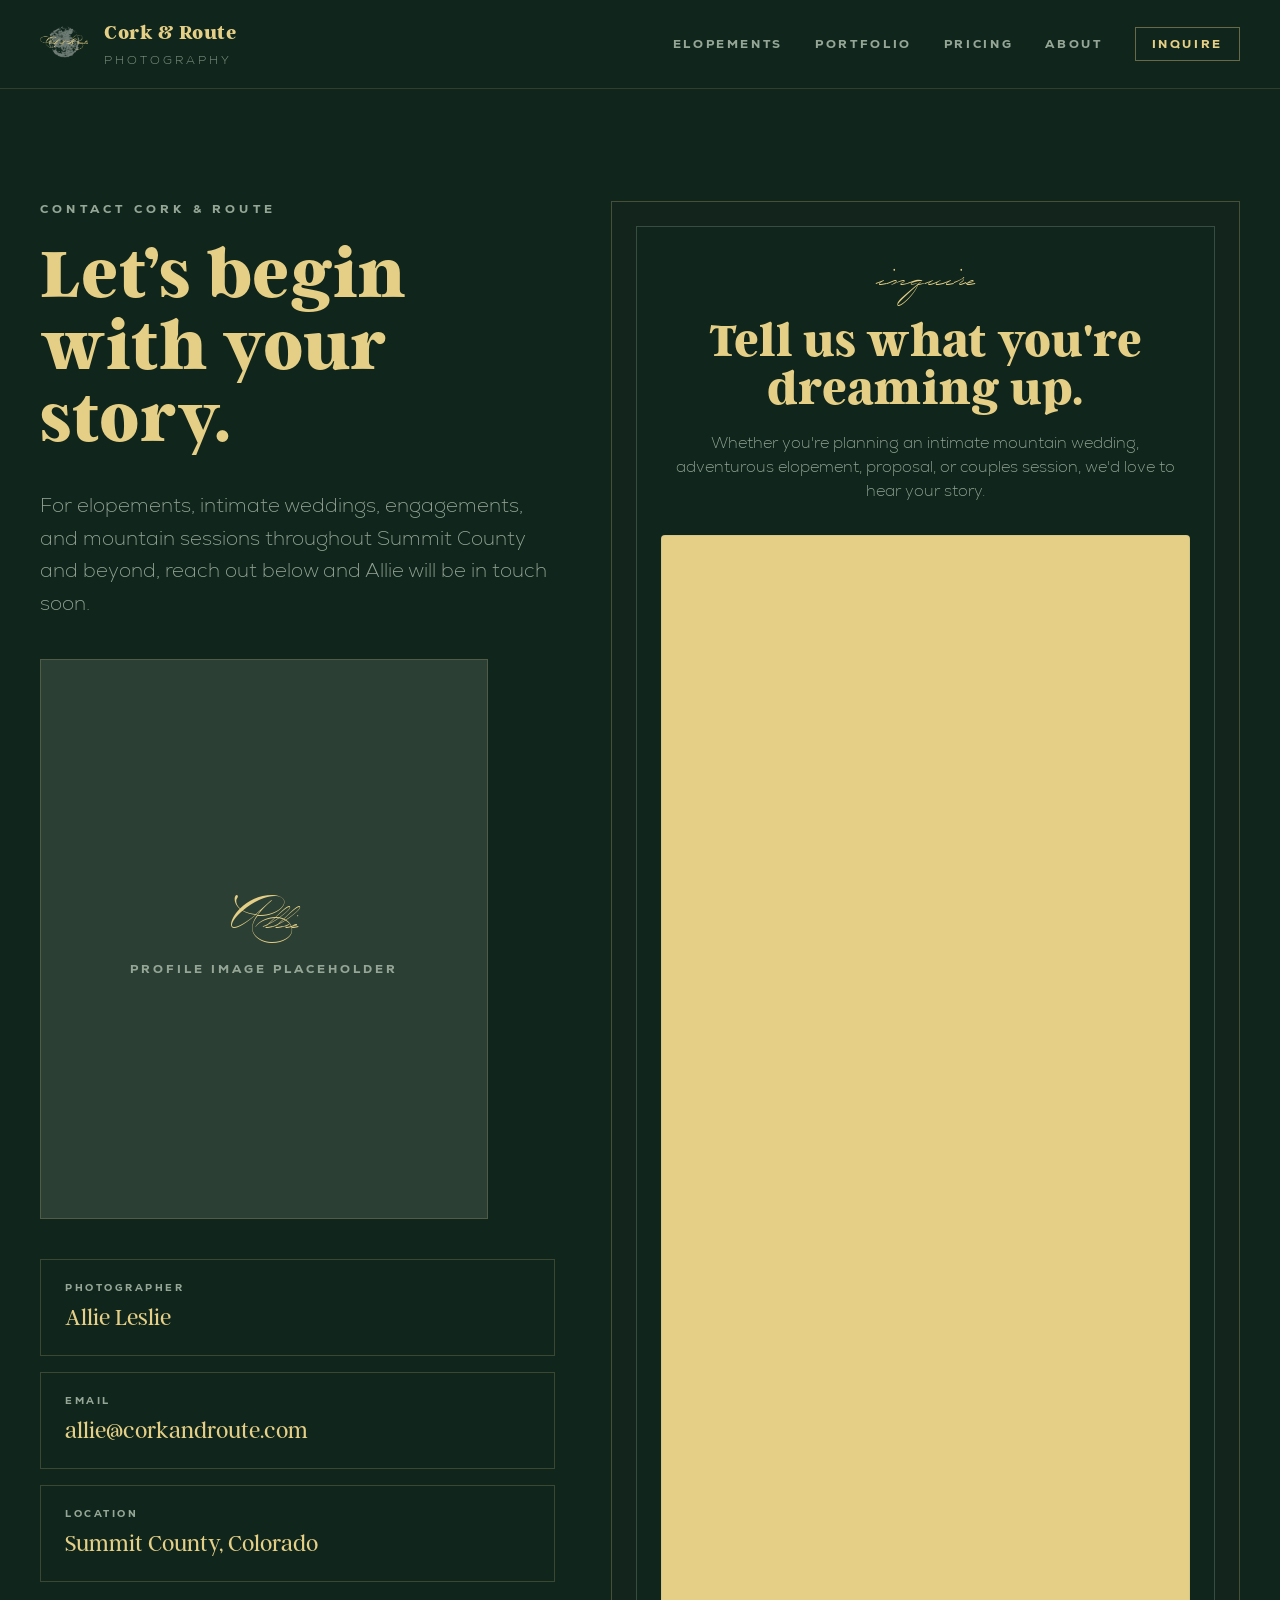
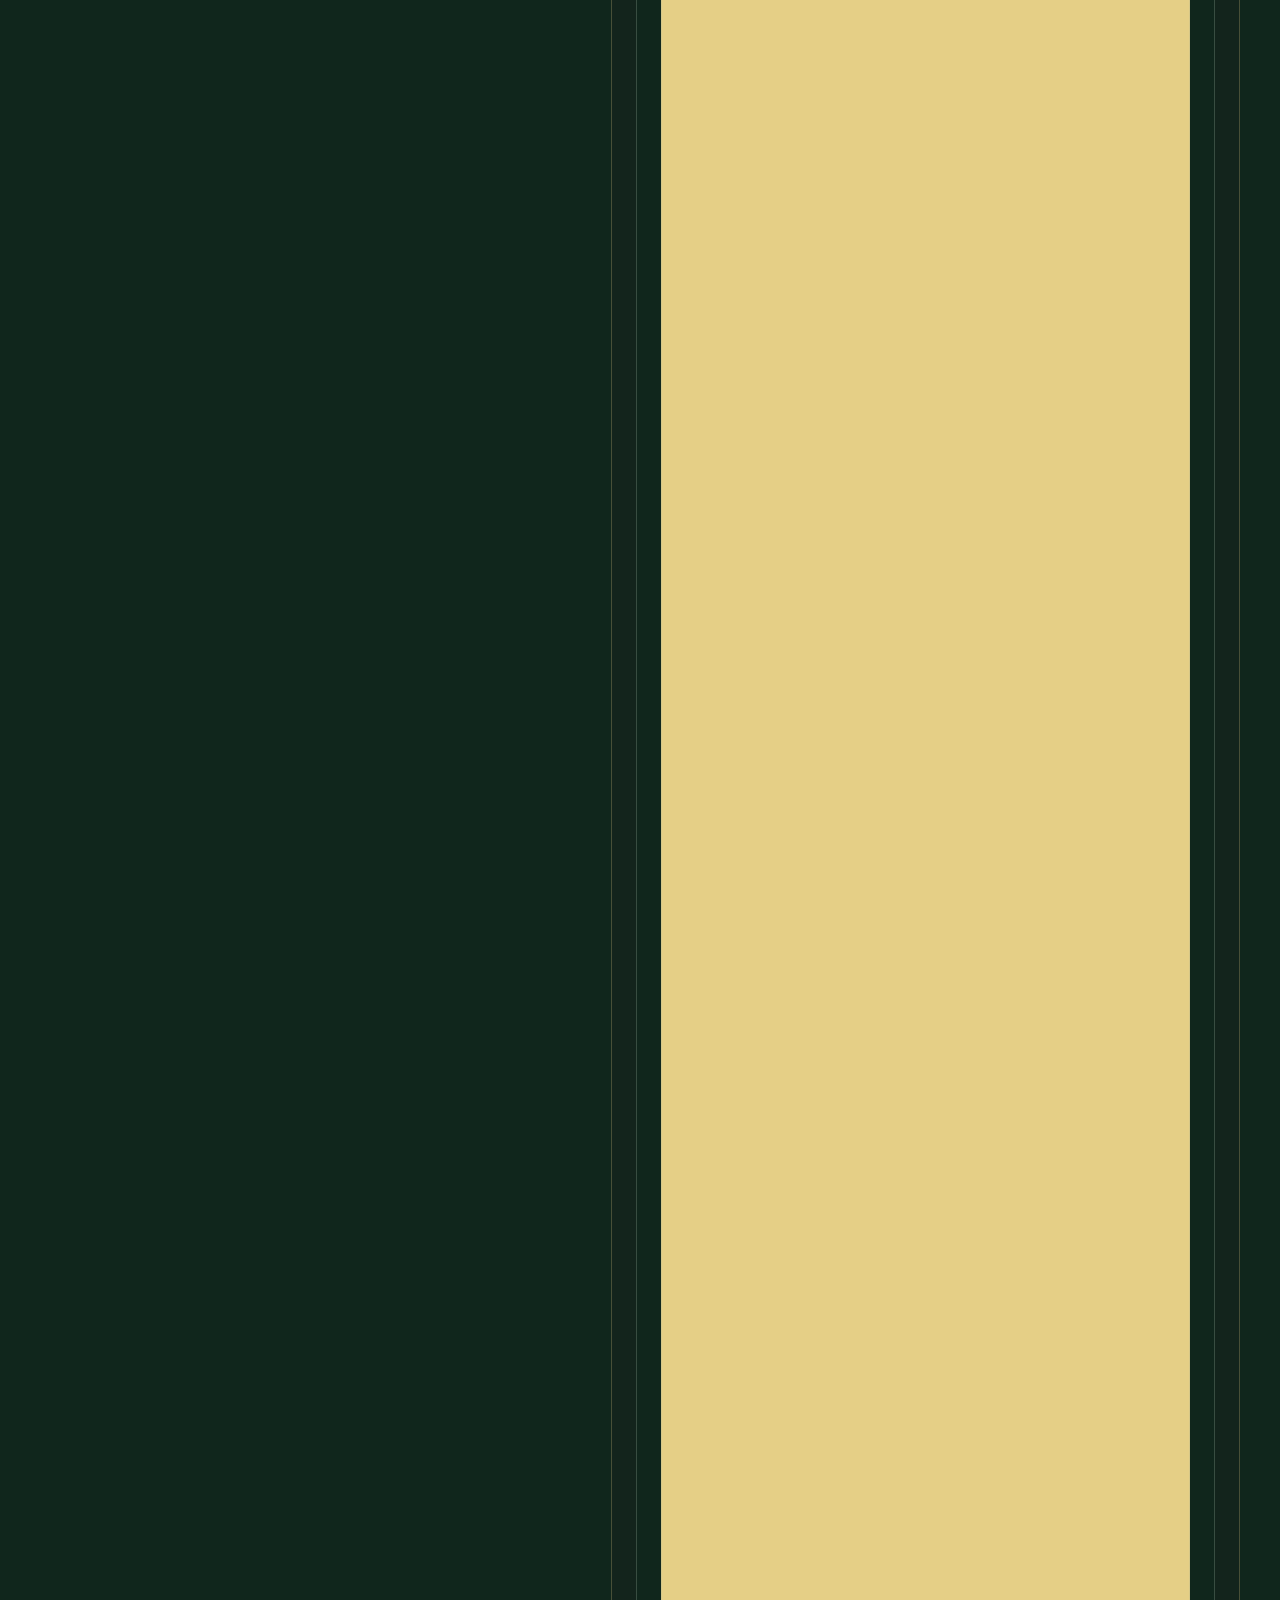
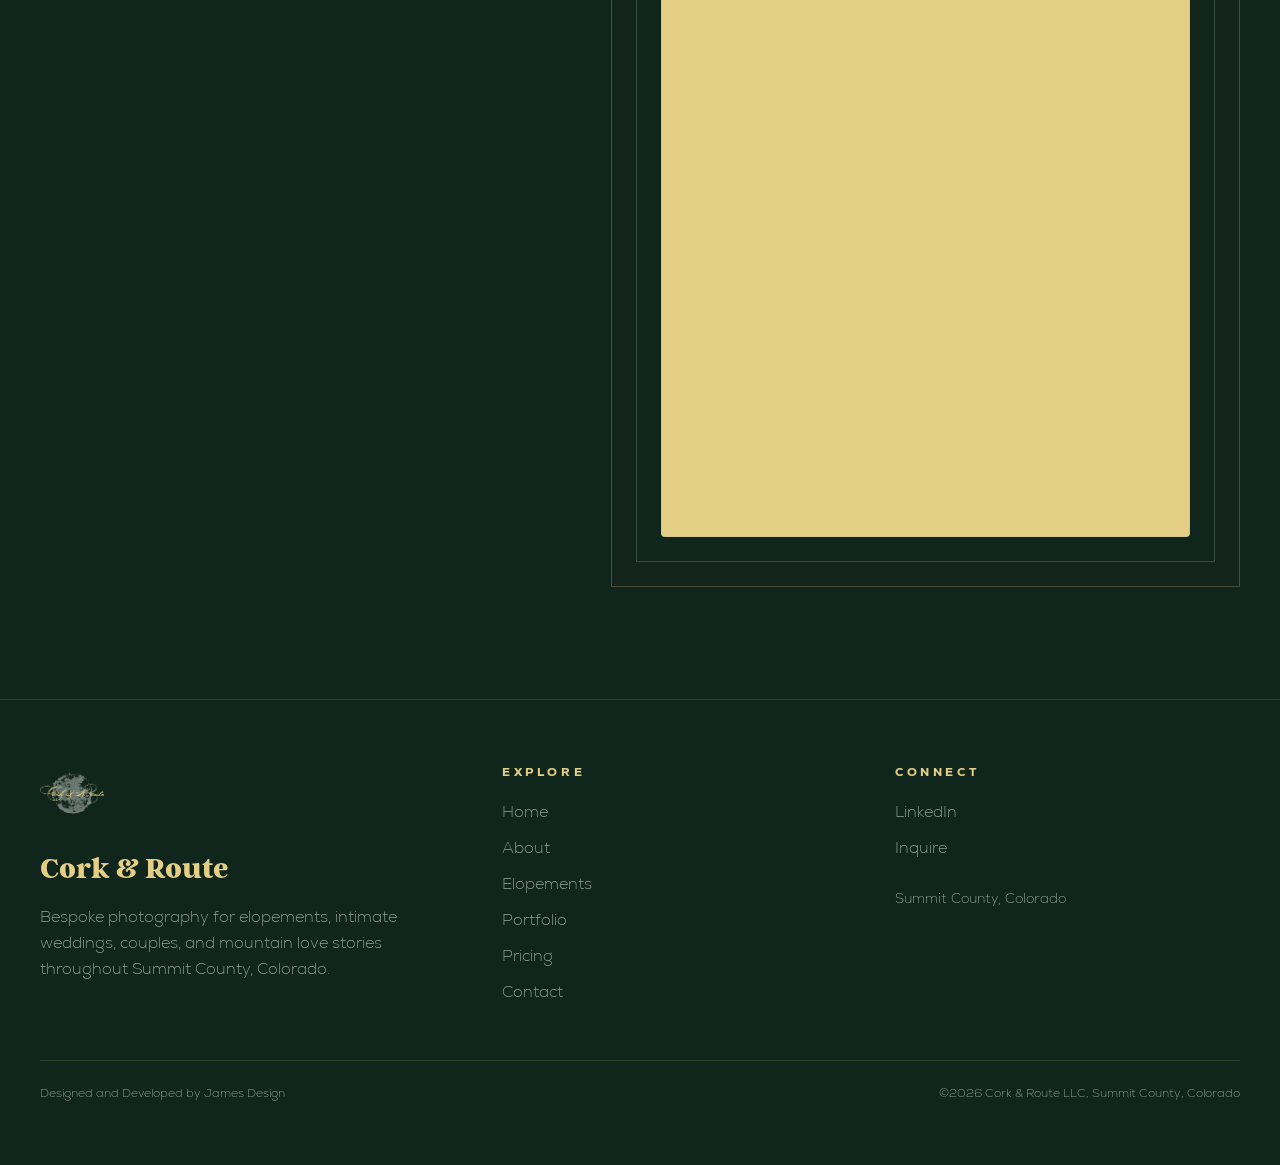
<file: contact.html>
<!DOCTYPE html><html lang=en><head><meta charset=utf-8><meta content="width=device-width,initial-scale=1,viewport-fit=cover" name=viewport><title>Cork & Route - Contact</title><meta content="Cork & Route - Contact" name=description><meta content=#10261c name=theme-color><link href=/fonts/Nexa-ExtraLight.ttf rel=preload as=font crossorigin type=font/ttf><link href=/fonts/Nexa-Heavy.ttf rel=preload as=font crossorigin type=font/ttf><link href=/fonts/Argent-CF-Extra-Bold.otf rel=preload as=font crossorigin type=font/otf><link href=/fonts/P22ZanerOne.ttf rel=preload as=font crossorigin type=font/ttf><link href=/_astro/CorkAndRouteLogo.D96lV-Zq.png rel=preload as=image><link href=/_astro/favicon.BcW6yOJU.png rel=icon><link href=/_astro/favicon-512.Cz1edwWW.png rel=apple-touch-icon><meta content=https://corkandroute.github.io/_astro/favicon.BcW6yOJU.png property=og:image><meta content=1280 property=og:image:width><meta content=640 property=og:image:height><meta content=yes name=mobile-web-app-capable><meta content=yes name=apple-mobile-web-app-capable><meta content=black-translucent name=apple-mobile-web-app-status-bar-style><meta content="Cork & Route - Contact" property=og:title><meta content="Cork & Route - Contact" property=og:description><meta content=website property=og:type><meta content=https://corkandroute.github.io/contact.html property=og:url><link href=/_astro/favicon-og.DtYuOrNz.css rel=stylesheet></head><body class="min-h-[440px] min-w-[400px]"><div class="text-y-1 bg-g-1 font-sans min-h-screen"><header class="text-y-1 bg-g-1 border-b border-y-1/15"><div class="px-6 py-5 flex items-center justify-between max-w-7xl md:px-10 mx-auto"><a class="flex items-center gap-4 group" href=/ ><img alt="Cork &amp; Route Logo" class="w-auto h-12" src=/_astro/CorkAndRouteLogo.D96lV-Zq.png /><div class="flex flex-col leading-none"><span class="text-y-1 font-argentBold text-xl tracking-wide">Cork &amp; Route</span><span class="text-g-2 uppercase tracking-[0.25em] text-xs font-sans mt-1">Photography</span></div></a><nav class="text-g-2 uppercase font-heavy text-xs gap-8 hidden items-center md:flex tracking-[0.22em]"><a class="transition-colors hover:text-y-1" href=elopements.html>Elopements</a><a class="transition-colors hover:text-y-1" href=portfolio.html>Portfolio</a><a class="transition-colors hover:text-y-1" href=pricing.html>Pricing</a><a class="transition-colors hover:text-y-1" href=about.html>About</a><a class="text-y-1 border border-y-1/40 hover:bg-y-1 hover:text-g-1 px-4 py-2 transition-all" href=contact.html>Inquire</a></nav></div></header><main><section class="px-6 md:px-10 md:py-28 py-20"><div class="mx-auto max-w-7xl gap-14 grid items-start lg:grid-cols-[0.9fr_1.1fr]"><div><p class="text-g-2 uppercase font-heavy text-xs mb-6 tracking-[0.35em]">Contact Cork &amp; Route</p><h1 class="text-y-1 font-argentBold leading-none mb-8 md:text-7xl text-5xl">Let’s begin with your story.</h1><p class="text-g-2 max-w-xl leading-relaxed mb-10 md:text-xl text-lg">For elopements, intimate weddings, engagements, and mountain sessions throughout Summit County and beyond, reach out below and Allie will be in touch soon.</p><div class="border border-y-1/20 aspect-[4/5] bg-g-2/20 flex items-center justify-center max-w-md mb-10"><div class="text-center px-8"><p class="text-y-1 font-script mb-3 text-5xl">Allie</p><p class="text-g-2 uppercase font-heavy tracking-[0.25em] text-xs">Profile Image Placeholder</p></div></div><div class="grid gap-4 max-w-xl"><div class="border bg-g-1 border-y-1/20 duration-500 group hover:bg-y-1 hover:border-y-1 px-6 py-5 transition-all"><p class="transition-colors duration-500 group-hover:text-g-1 font-heavy text-[10px] text-g-2 tracking-[0.25em] uppercase">Photographer</p><p class="transition-colors duration-500 group-hover:text-g-1 font-argent mt-2 text-2xl text-y-1">Allie Leslie</p></div><a class=block href=mailto:allie@corkandroute.com><div class="border bg-g-1 border-y-1/20 duration-500 group hover:bg-y-1 hover:border-y-1 px-6 py-5 transition-all"><p class="transition-colors duration-500 group-hover:text-g-1 font-heavy text-[10px] text-g-2 tracking-[0.25em] uppercase">Email</p><p class="transition-colors duration-500 group-hover:text-g-1 font-argent mt-2 text-2xl text-y-1">allie@corkandroute.com</p></div></a><div class="border bg-g-1 border-y-1/20 duration-500 group hover:bg-y-1 hover:border-y-1 px-6 py-5 transition-all"><p class="transition-colors duration-500 group-hover:text-g-1 font-heavy text-[10px] text-g-2 tracking-[0.25em] uppercase">Location</p><p class="transition-colors duration-500 group-hover:text-g-1 font-argent mt-2 text-2xl text-y-1">Summit County, Colorado</p></div></div></div><div class="lg:sticky lg:top-8"><div class="border md:p-6 p-4 bg-d-1/20 border-y-1/25"><div class="border bg-g-1 border-g-2/30 md:p-6 p-4"><div class="mb-8 text-center"><p class="text-y-1 font-script mb-2 text-6xl">inquire</p><h2 class="text-y-1 font-argentBold mb-4 text-3xl md:text-5xl">Tell us what you&#x27;re dreaming up.</h2><p class="text-g-2 max-w-xl mx-auto">Whether you&#x27;re planning an intimate mountain wedding, adventurous elopement, proposal, or couples session, we&#x27;d love to hear your story.</p></div><div class="border bg-y-1 border-g-2/20 overflow-hidden relative rounded-sm"><iframe class="bg-y-1 w-full" src="https://docs.google.com/forms/d/e/1FAIpQLSfGZhKKr6_FKXR1GN6gs9P2pAeSmCy_hLT9i99J-MHeTVP-qQ/viewform?embedded=true" style=min-height:3200px;border:none title="Cork &amp; Route Inquiry Form">Loading...</iframe></div></div></div></div></div></section></main><footer class="text-g-2 bg-g-1 border-t border-y-1/15 md:px-10 px-6"><div class="mx-auto max-w-7xl py-16"><div class="grid gap-12 md:grid-cols-[1.2fr_1fr_1fr]"><div><img alt="Cork &amp; Route Logo" class="w-auto h-16 mb-6" src=/_astro/CorkAndRouteLogo.D96lV-Zq.png /><h2 class="text-y-1 font-argentBold mb-4 text-3xl">Cork &amp; Route</h2><p class="leading-relaxed max-w-sm">Bespoke photography for elopements, intimate weddings, couples, and mountain love stories throughout Summit County, Colorado.</p></div><div><p class="text-y-1 font-heavy mb-5 text-xs tracking-[0.3em] uppercase">Explore</p><div class=space-y-3><a class="transition-colors hover:text-y-1 block" href=/ >Home</a><a class="transition-colors hover:text-y-1 block" href=about.html>About</a><a class="transition-colors hover:text-y-1 block" href=elopements.html>Elopements</a><a class="transition-colors hover:text-y-1 block" href=portfolio.html>Portfolio</a><a class="transition-colors hover:text-y-1 block" href=pricing.html>Pricing</a><a class="transition-colors hover:text-y-1 block" href=contact.html>Contact</a></div></div><div><p class="text-y-1 font-heavy mb-5 text-xs tracking-[0.3em] uppercase">Connect</p><div class=space-y-3><a class="transition-colors hover:text-y-1 block" href=https://www.linkedin.com/in/allie-leslie-355469260/ rel="noopener noreferrer" target=_blank>LinkedIn</a><a class="transition-colors hover:text-y-1 block" href=contact.html>Inquire</a><p class="pt-4 text-sm">Summit County, Colorado</p></div></div></div><div class="text-xs border-t border-y-1/15 flex flex-col gap-4 justify-between md:flex-row mt-14 pt-6"><a class="transition-colors hover:text-y-1" href=https://hikendal.github.io rel="noopener noreferrer" target=_blank>Designed and Developed by James Design</a><p>©2026 Cork &amp; Route LLC, Summit County, Colorado</p></div></div></footer></div></body></html>
</file>
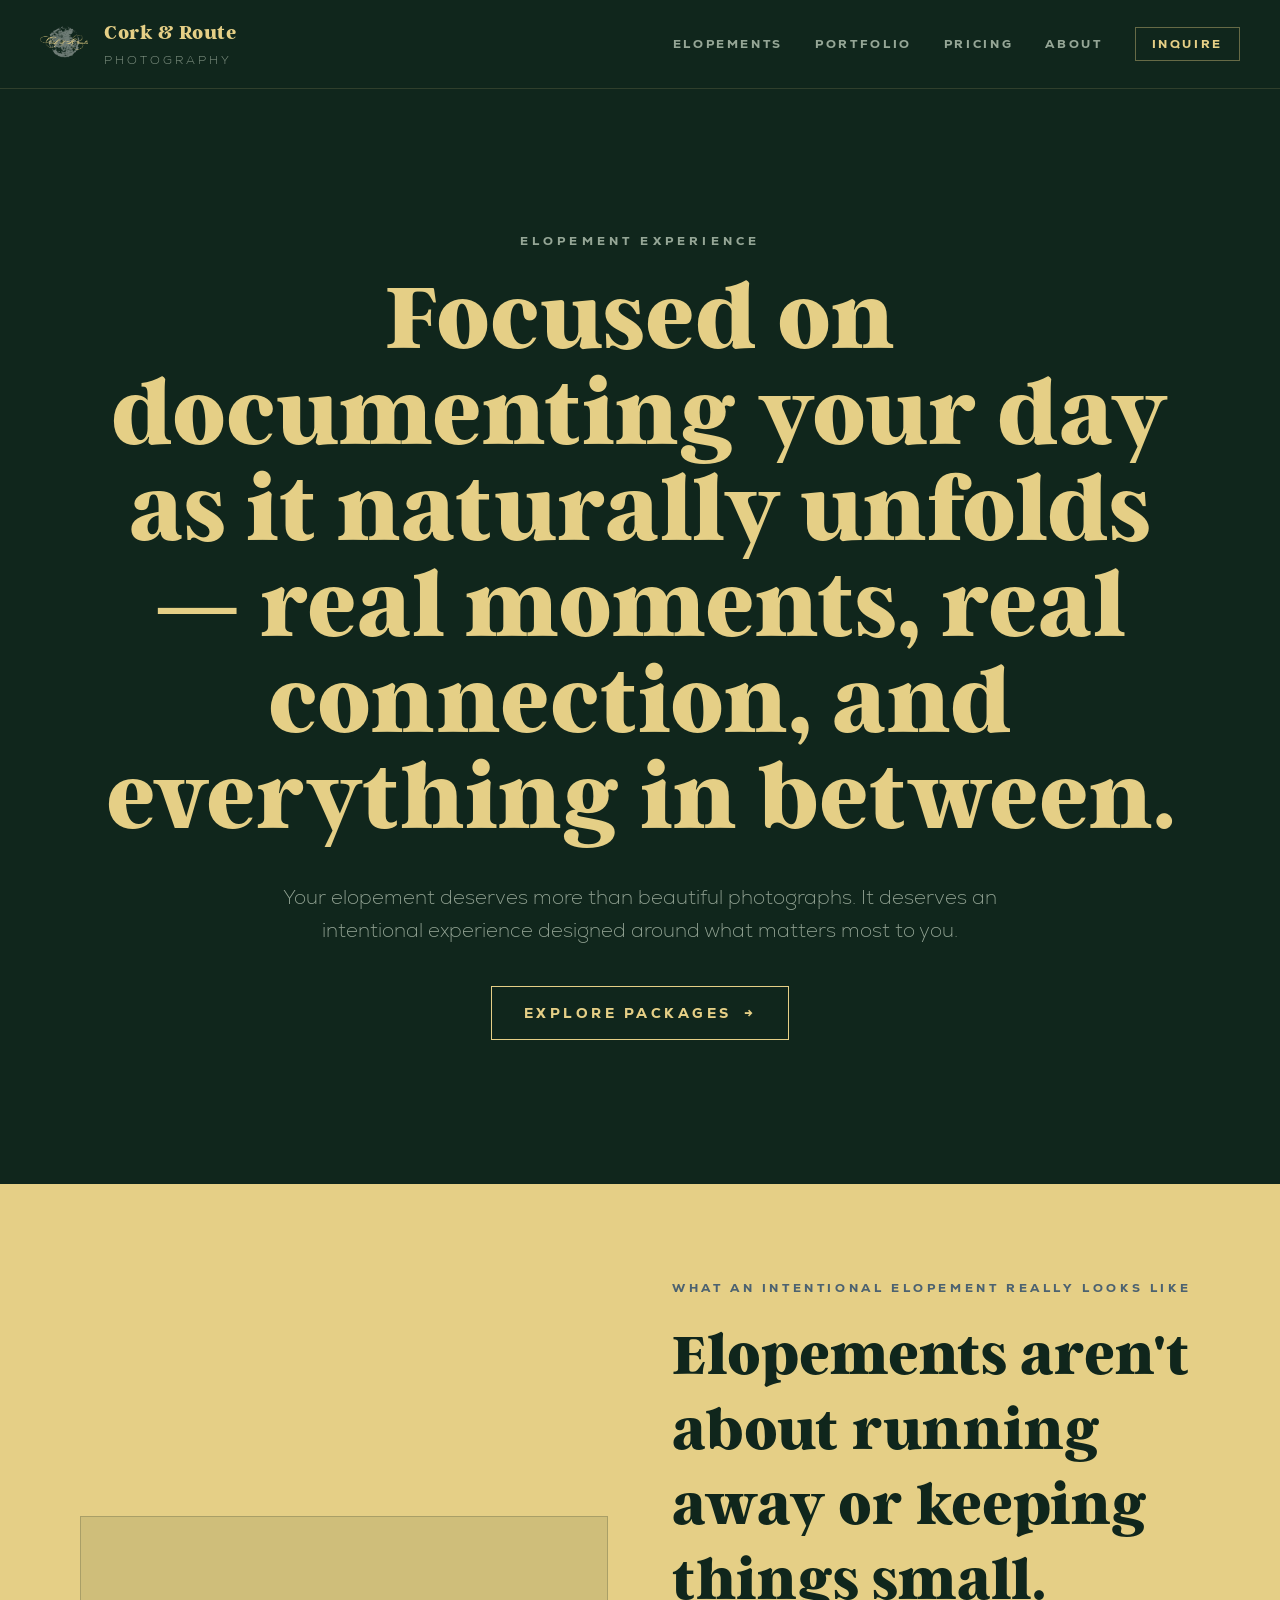
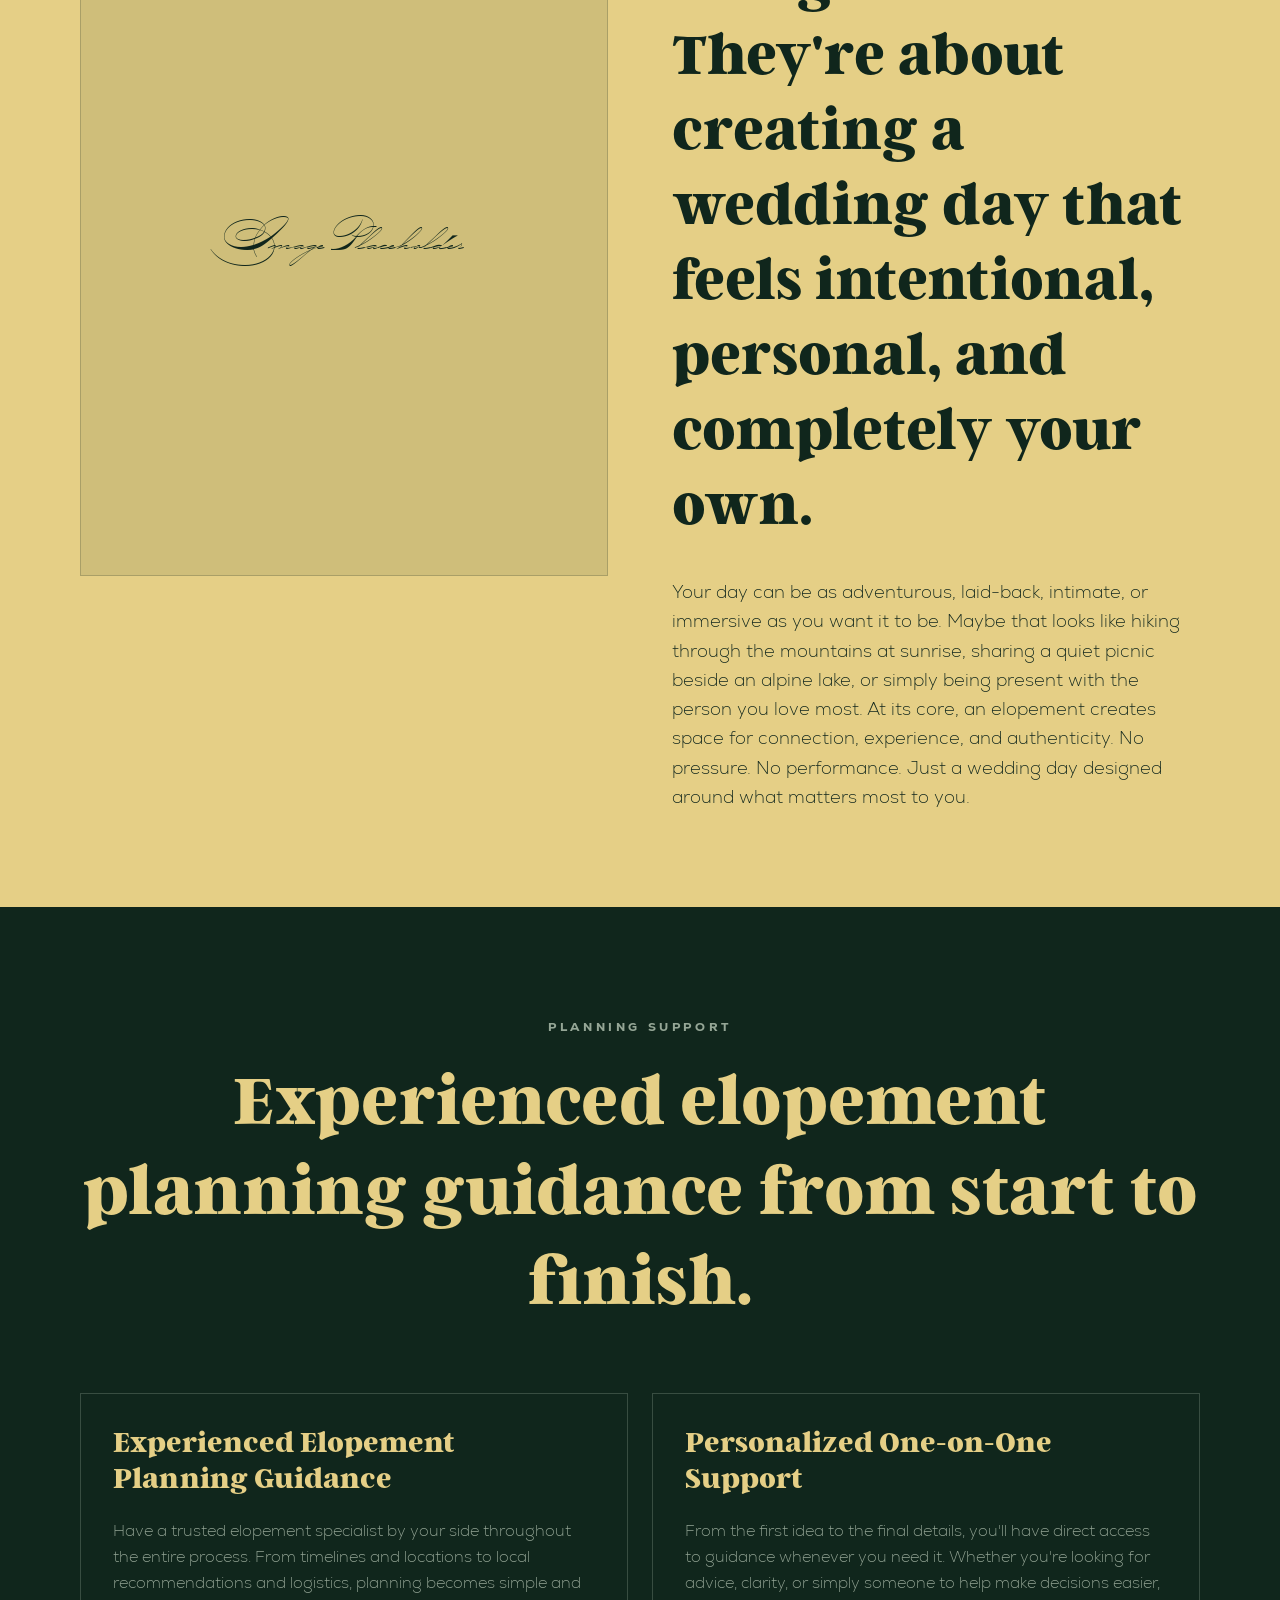
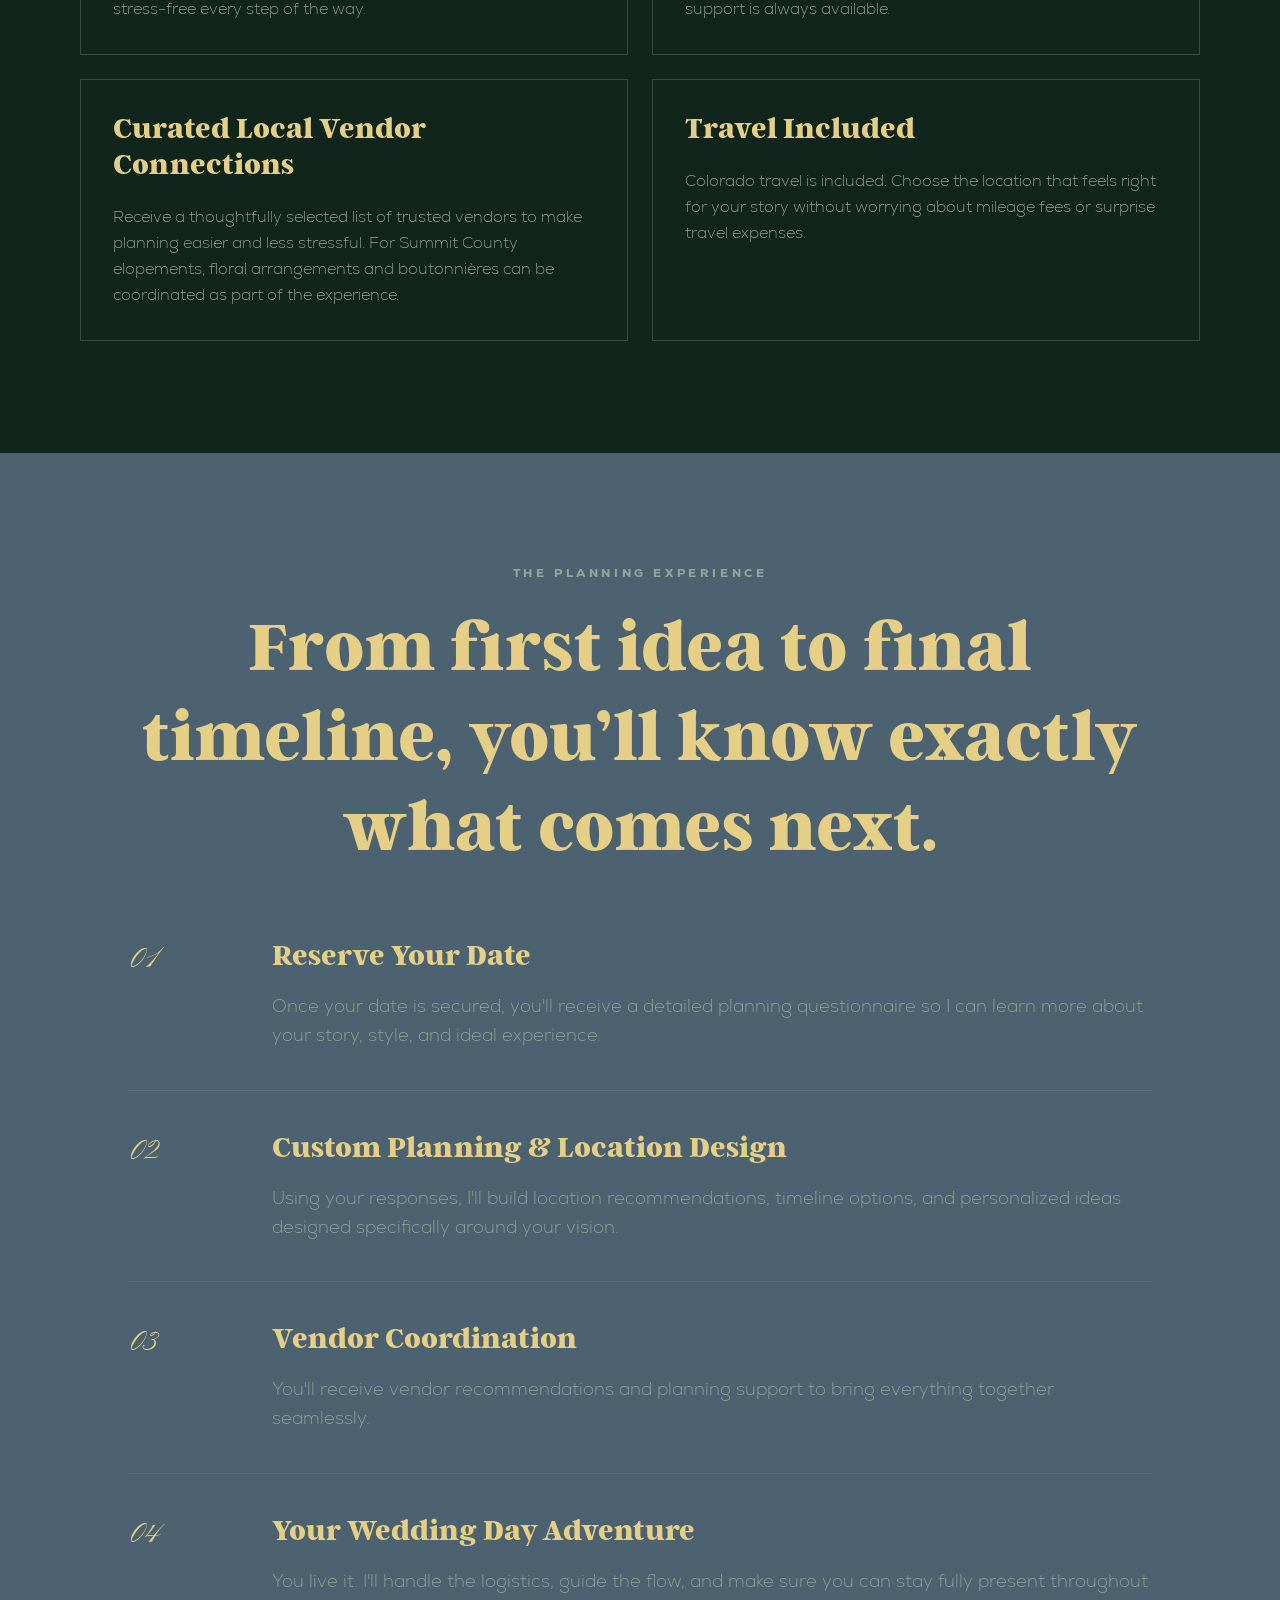
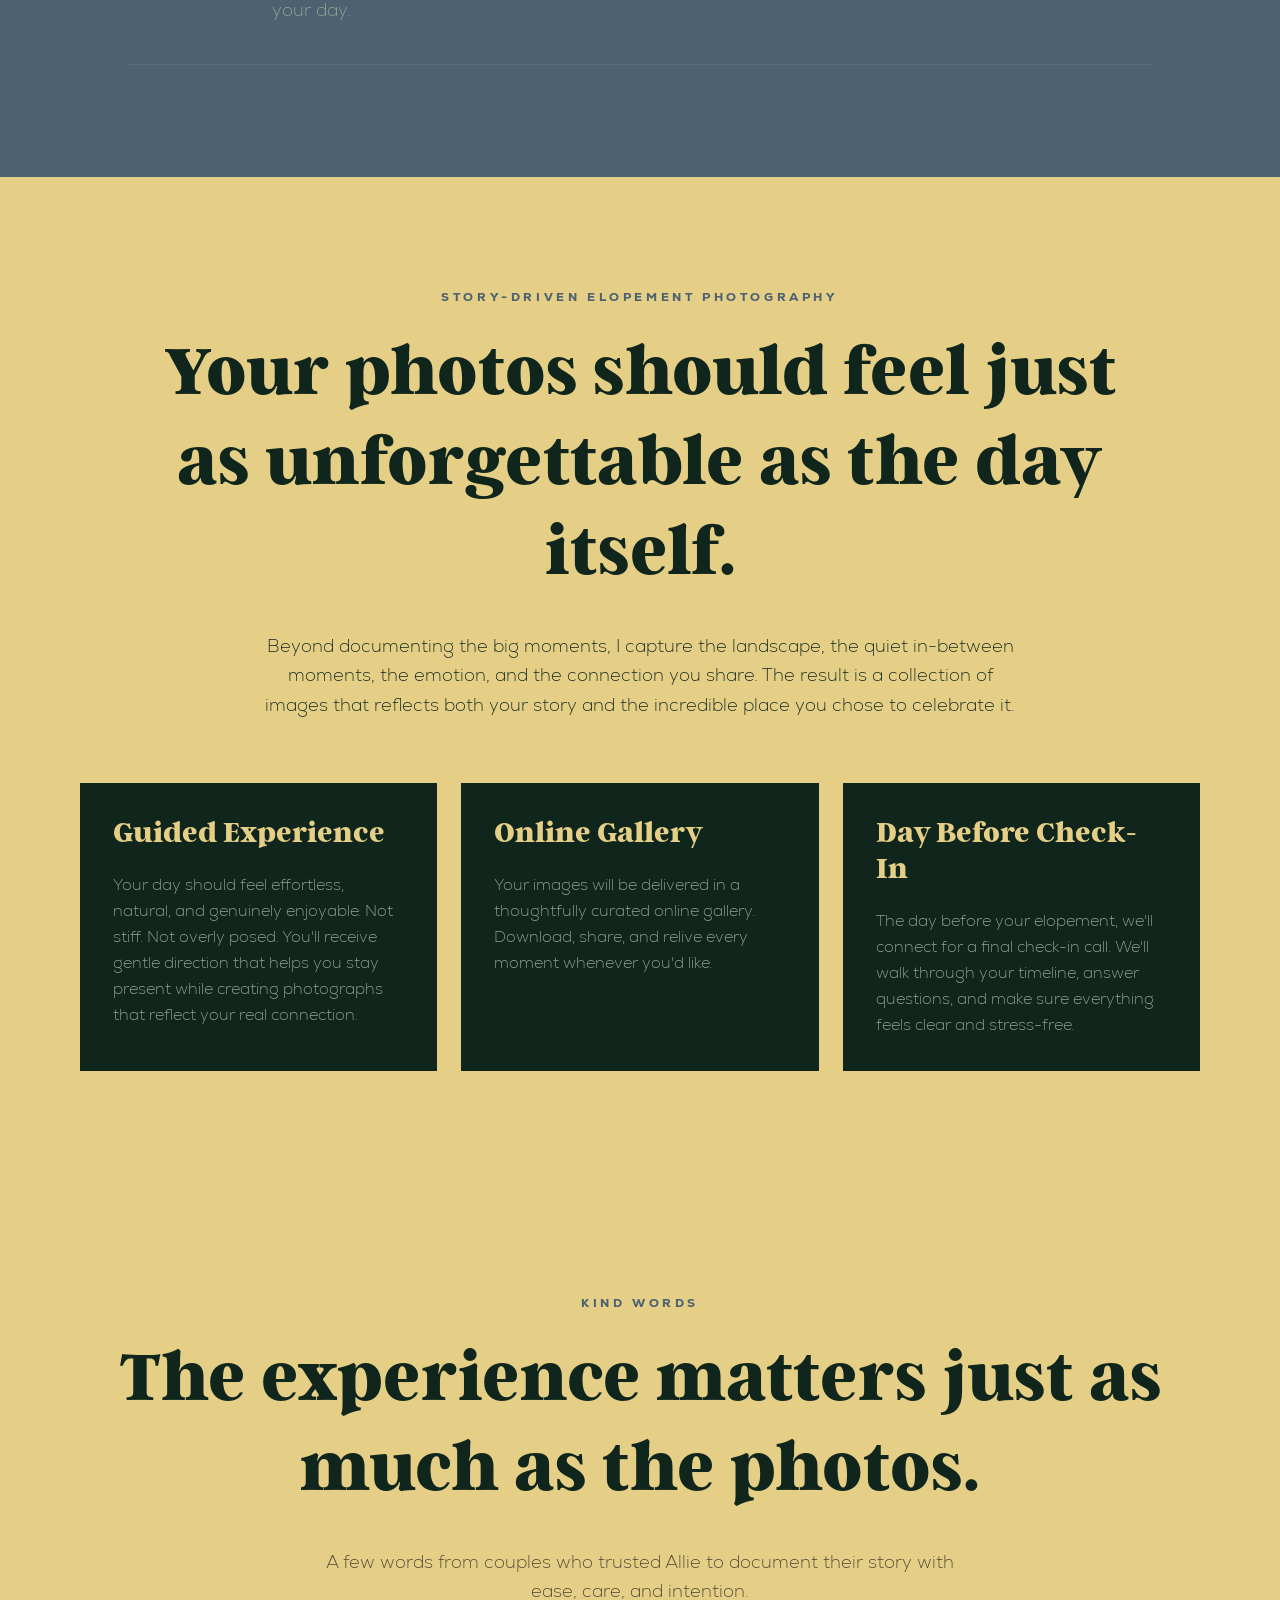
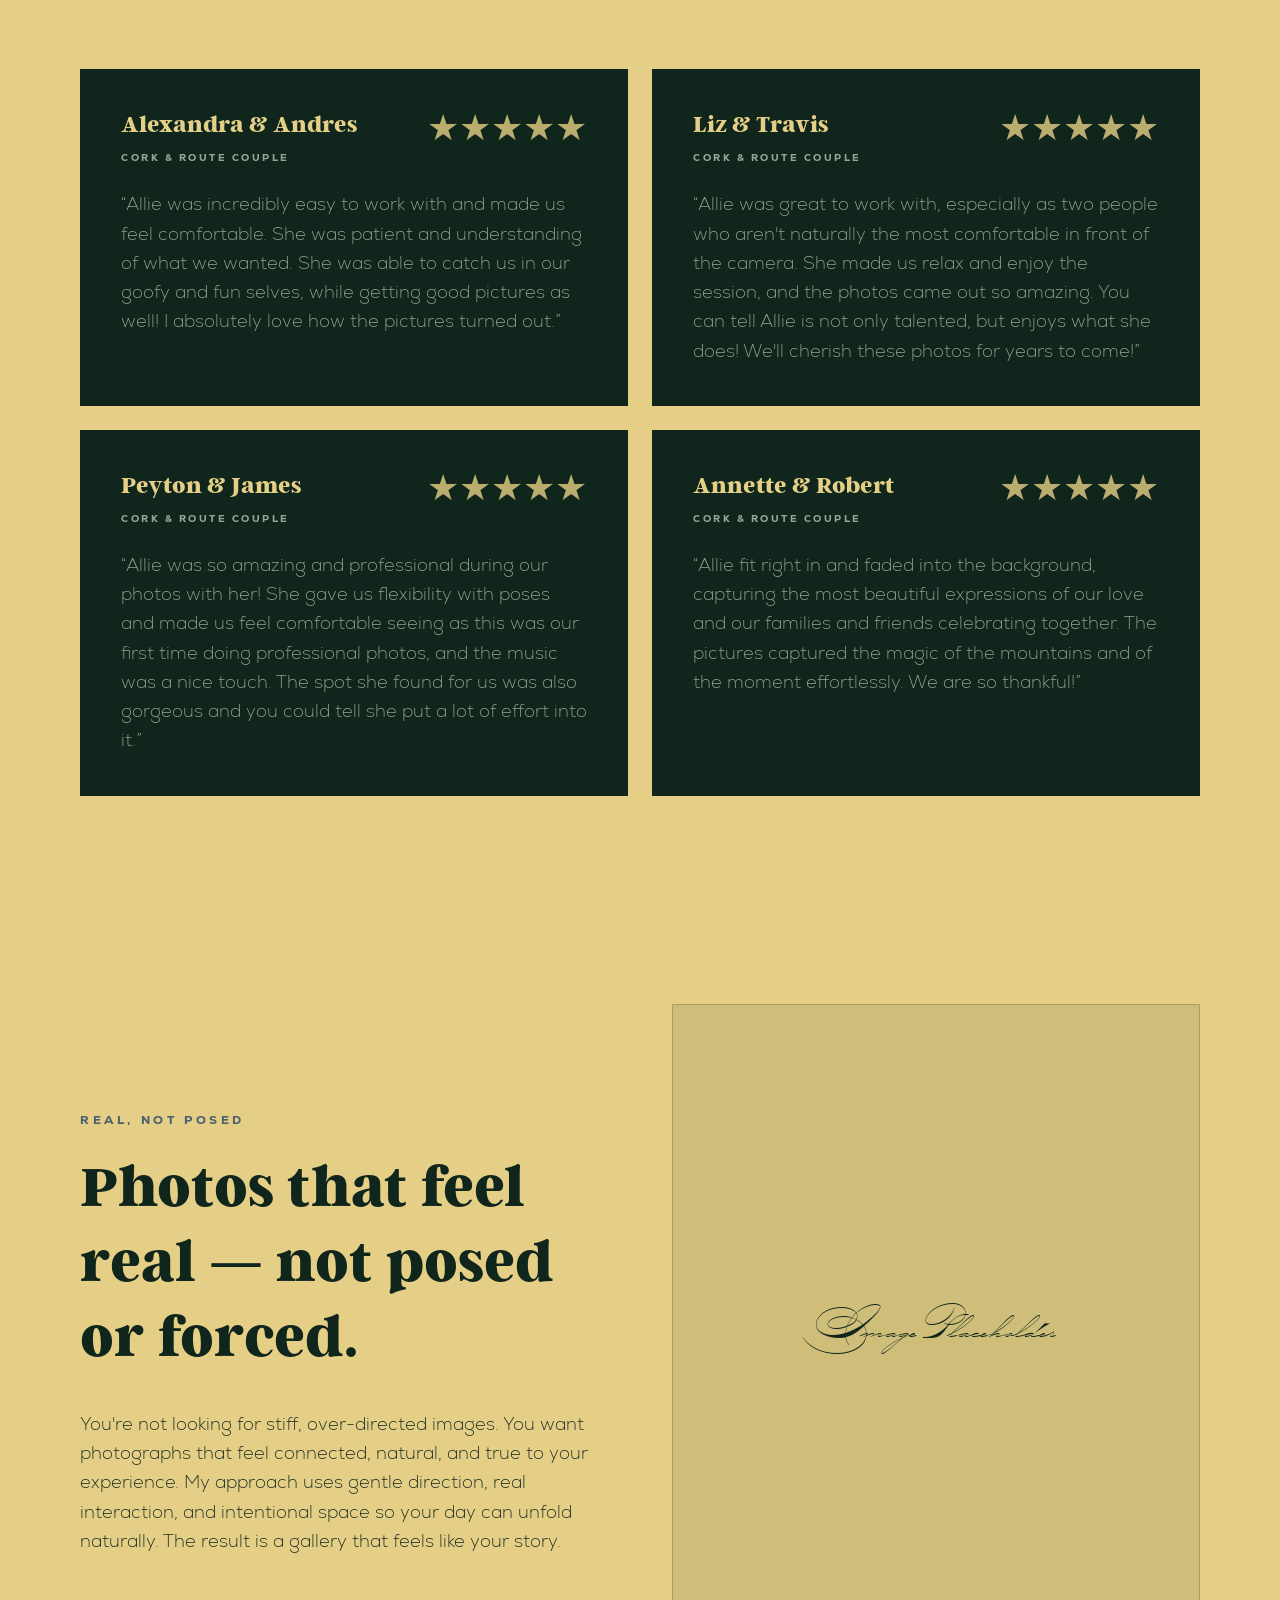
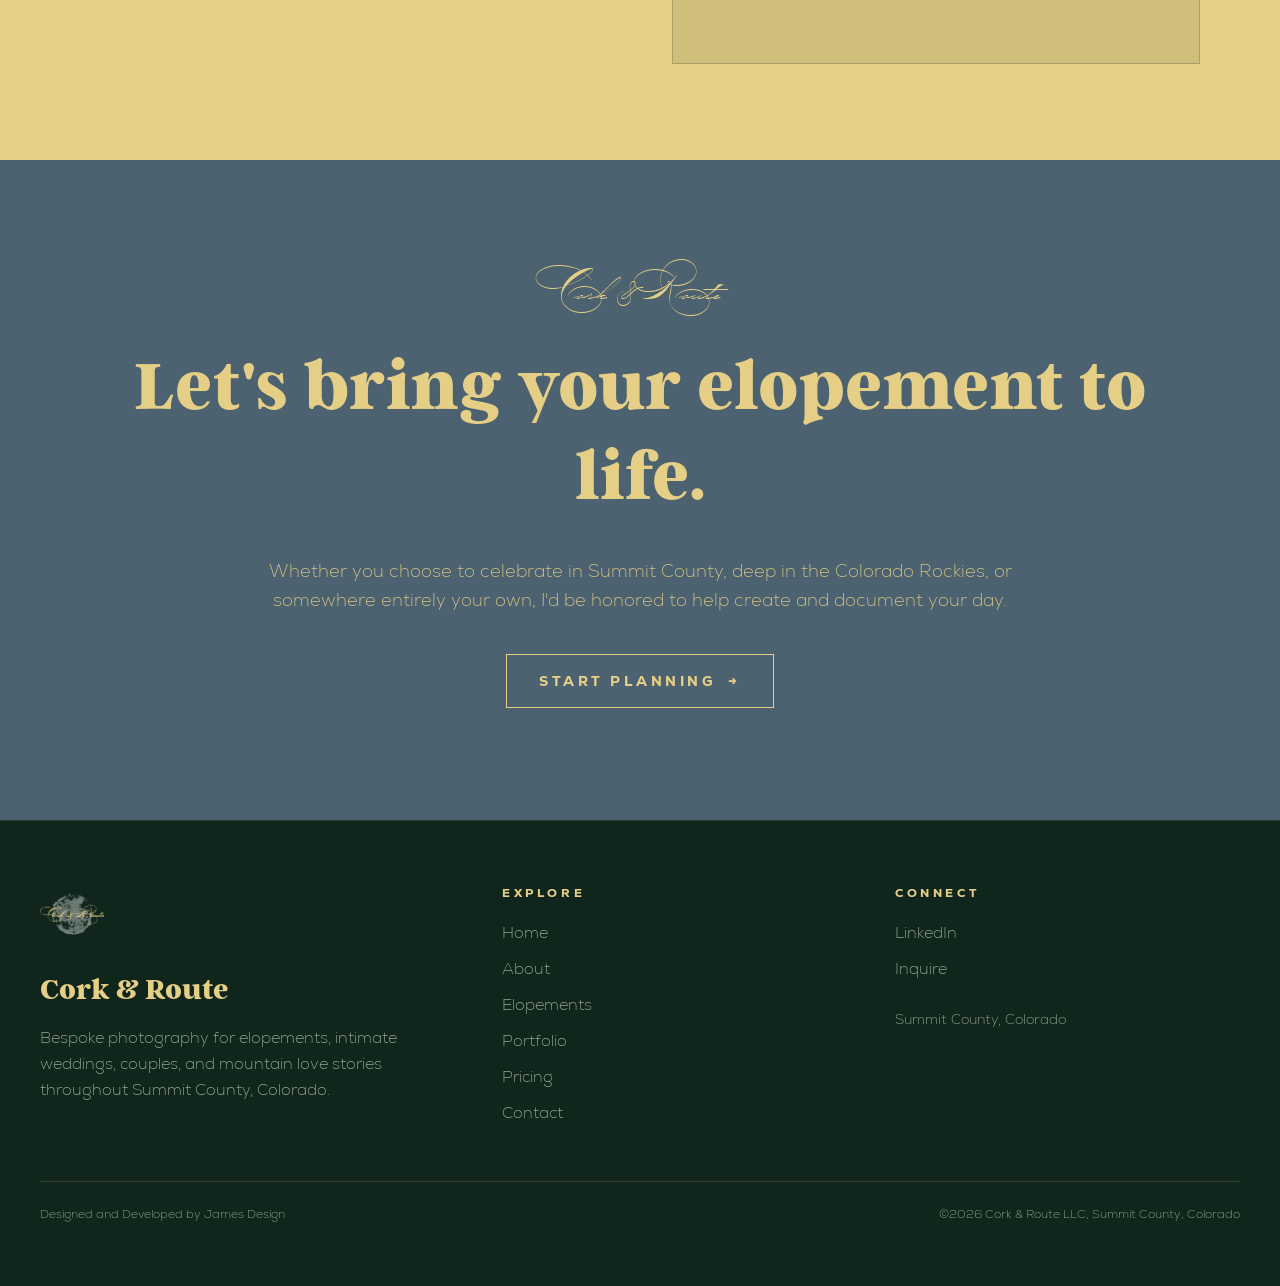
<file: elopements.html>
<!DOCTYPE html><html lang=en><head><meta charset=utf-8><meta content="width=device-width,initial-scale=1,viewport-fit=cover" name=viewport><title>Cork & Route - Elopements</title><meta content="Cork & Route - Elopements" name=description><meta content=#10261c name=theme-color><link href=/fonts/Nexa-ExtraLight.ttf rel=preload as=font crossorigin type=font/ttf><link href=/fonts/Nexa-Heavy.ttf rel=preload as=font crossorigin type=font/ttf><link href=/fonts/Argent-CF-Extra-Bold.otf rel=preload as=font crossorigin type=font/otf><link href=/fonts/P22ZanerOne.ttf rel=preload as=font crossorigin type=font/ttf><link href=/_astro/CorkAndRouteLogo.D96lV-Zq.png rel=preload as=image><link href=/_astro/favicon.BcW6yOJU.png rel=icon><link href=/_astro/favicon-512.Cz1edwWW.png rel=apple-touch-icon><meta content=https://corkandroute.github.io/_astro/favicon.BcW6yOJU.png property=og:image><meta content=1280 property=og:image:width><meta content=640 property=og:image:height><meta content=yes name=mobile-web-app-capable><meta content=yes name=apple-mobile-web-app-capable><meta content=black-translucent name=apple-mobile-web-app-status-bar-style><meta content="Cork & Route - Elopements" property=og:title><meta content="Cork & Route - Elopements" property=og:description><meta content=website property=og:type><meta content=https://corkandroute.github.io/elopements.html property=og:url><link href=/_astro/favicon-og.DtYuOrNz.css rel=stylesheet></head><body class="min-h-[440px] min-w-[400px]"><div class="text-y-1 bg-g-1 font-sans min-h-screen"><header class="text-y-1 bg-g-1 border-b border-y-1/15"><div class="items-center flex justify-between max-w-7xl md:px-10 mx-auto px-6 py-5"><a class="items-center flex gap-4 group" href=/ ><img alt="Cork &amp; Route Logo" class="w-auto h-12" src=/_astro/CorkAndRouteLogo.D96lV-Zq.png /><div class="flex flex-col leading-none"><span class="text-y-1 font-argentBold text-xl tracking-wide">Cork &amp; Route</span><span class="text-g-2 uppercase text-xs font-sans mt-1 tracking-[0.25em]">Photography</span></div></a><nav class="text-g-2 uppercase font-heavy text-xs gap-8 hidden items-center md:flex tracking-[0.22em]"><a class="hover:text-y-1 transition-colors" href=elopements.html>Elopements</a><a class="hover:text-y-1 transition-colors" href=portfolio.html>Portfolio</a><a class="hover:text-y-1 transition-colors" href=pricing.html>Pricing</a><a class="hover:text-y-1 transition-colors" href=about.html>About</a><a class="text-y-1 border transition-all hover:text-g-1 border-y-1/40 hover:bg-y-1 px-4 py-2" href=contact.html>Inquire</a></nav></div></header><main><section class="bg-g-1 px-6 md:px-20 py-28 md:py-36 text-center"><p class="text-g-2 uppercase font-heavy text-xs mb-6 tracking-[0.35em]">Elopement Experience</p><h1 class="font-argentBold mx-auto leading-none max-w-6xl md:text-8xl text-5xl">Focused on documenting your day as it naturally unfolds — real moments, real connection, and everything in between.</h1><p class="text-g-2 leading-relaxed text-lg max-w-3xl md:text-xl mt-8 mx-auto">Your elopement deserves more than beautiful photographs. It deserves an intentional experience designed around what matters most to you.</p><div class=mt-10><a class="text-y-1 border transition-all duration-500 group border-y-1 ease-out font-heavy hover:text-g-1 inline-flex items-center justify-center md:text-sm overflow-hidden px-8 py-4 relative text-xs tracking-[0.25em] uppercase" href=pricing.html><span class="bg-y-1 absolute duration-500 ease-out group-hover:scale-x-100 inset-0 origin-left scale-x-0 transition-transform"></span><span class="items-center flex gap-3 relative z-10">Explore Packages<span class="transition-transform duration-300 group-hover:translate-x-1">→</span></span></a></div></section><section class="px-6 md:px-20 bg-y-1 text-g-1 py-24"><div class="items-center max-w-7xl mx-auto gap-16 grid lg:grid-cols-2"><div class="items-center flex aspect-[4/5] bg-g-1/10 border border-g-1/20 justify-center"><span class="font-script text-5xl text-g-1">Image Placeholder</span></div><div><p class="uppercase font-heavy text-xs tracking-[0.3em] mb-6 text-b-1">What an intentional elopement really looks like</p><h2 class="font-argentBold leading-tight text-4xl mb-8 md:text-6xl">Elopements aren&#x27;t about running away or keeping things small. They&#x27;re about creating a wedding day that feels intentional, personal, and completely your own.</h2><p class="leading-relaxed text-lg whitespace-pre-line">Your day can be as adventurous, laid-back, intimate, or immersive as you want it to be. Maybe that looks like hiking through the mountains at sunrise, sharing a quiet picnic beside an alpine lake, or simply being present with the person you love most. At its core, an elopement creates space for connection, experience, and authenticity. No pressure. No performance. Just a wedding day designed around what matters most to you.</p></div></div></section><section class="bg-g-1 px-6 md:px-20 py-28"><div class="mx-auto max-w-7xl"><div class="mb-16 text-center"><p class="text-g-2 uppercase font-heavy text-xs mb-6 tracking-[0.3em]">Planning Support</p><h2 class="text-y-1 font-argentBold leading-tight md:text-7xl text-4xl">Experienced elopement planning guidance from start to finish.</h2></div><div class="gap-6 grid md:grid-cols-2"><article class="text-y-1 border bg-g-1 p-8 duration-500 hover:-translate-y-1 transition-all border-g-2/30 hover:border-y-1"><h3 class="font-argentBold text-3xl mb-5">Experienced Elopement Planning Guidance</h3><p class="text-g-2 leading-relaxed whitespace-pre-line">Have a trusted elopement specialist by your side throughout the entire process. From timelines and locations to local recommendations and logistics, planning becomes simple and stress-free every step of the way.</p></article><article class="text-y-1 border bg-g-1 p-8 duration-500 hover:-translate-y-1 transition-all border-g-2/30 hover:border-y-1"><h3 class="font-argentBold text-3xl mb-5">Personalized One-on-One Support</h3><p class="text-g-2 leading-relaxed whitespace-pre-line">From the first idea to the final details, you&#x27;ll have direct access to guidance whenever you need it. Whether you&#x27;re looking for advice, clarity, or simply someone to help make decisions easier, support is always available.</p></article><article class="text-y-1 border bg-g-1 p-8 duration-500 hover:-translate-y-1 transition-all border-g-2/30 hover:border-y-1"><h3 class="font-argentBold text-3xl mb-5">Curated Local Vendor Connections</h3><p class="text-g-2 leading-relaxed whitespace-pre-line">Receive a thoughtfully selected list of trusted vendors to make planning easier and less stressful. For Summit County elopements, floral arrangements and boutonnières can be coordinated as part of the experience.</p></article><article class="text-y-1 border bg-g-1 p-8 duration-500 hover:-translate-y-1 transition-all border-g-2/30 hover:border-y-1"><h3 class="font-argentBold text-3xl mb-5">Travel Included</h3><p class="text-g-2 leading-relaxed whitespace-pre-line">Colorado travel is included. Choose the location that feels right for your story without worrying about mileage fees or surprise travel expenses.</p></article></div></div></section><section class="px-6 md:px-20 py-28 bg-b-1"><div class="mx-auto max-w-5xl"><p class="text-g-2 uppercase font-heavy text-xs mb-6 tracking-[0.3em] text-center">The Planning Experience</p><h2 class="text-y-1 font-argentBold leading-tight md:text-7xl text-4xl mb-16 text-center">From first idea to final timeline, you’ll know exactly what comes next.</h2><div class=space-y-10><div class="gap-6 grid border-b border-g-2/20 md:grid-cols-[120px_1fr] pb-10"><p class="text-y-1 font-script text-5xl">01</p><div><h3 class="text-y-1 font-argentBold mb-4 text-3xl">Reserve Your Date</h3><p class="text-g-2 leading-relaxed whitespace-pre-line text-lg">Once your date is secured, you&#x27;ll receive a detailed planning questionnaire so I can learn more about your story, style, and ideal experience.</p></div></div><div class="gap-6 grid border-b border-g-2/20 md:grid-cols-[120px_1fr] pb-10"><p class="text-y-1 font-script text-5xl">02</p><div><h3 class="text-y-1 font-argentBold mb-4 text-3xl">Custom Planning &amp; Location Design</h3><p class="text-g-2 leading-relaxed whitespace-pre-line text-lg">Using your responses, I&#x27;ll build location recommendations, timeline options, and personalized ideas designed specifically around your vision.</p></div></div><div class="gap-6 grid border-b border-g-2/20 md:grid-cols-[120px_1fr] pb-10"><p class="text-y-1 font-script text-5xl">03</p><div><h3 class="text-y-1 font-argentBold mb-4 text-3xl">Vendor Coordination</h3><p class="text-g-2 leading-relaxed whitespace-pre-line text-lg">You&#x27;ll receive vendor recommendations and planning support to bring everything together seamlessly.</p></div></div><div class="gap-6 grid border-b border-g-2/20 md:grid-cols-[120px_1fr] pb-10"><p class="text-y-1 font-script text-5xl">04</p><div><h3 class="text-y-1 font-argentBold mb-4 text-3xl">Your Wedding Day Adventure</h3><p class="text-g-2 leading-relaxed whitespace-pre-line text-lg">You live it. I&#x27;ll handle the logistics, guide the flow, and make sure you can stay fully present throughout your day.</p></div></div></div></div></section><section class="px-6 md:px-20 py-28 bg-y-1 text-g-1"><div class="mx-auto max-w-5xl text-center"><p class="uppercase font-heavy text-xs tracking-[0.3em] mb-6 text-b-1">Story-Driven Elopement Photography</p><h2 class="font-argentBold leading-tight text-4xl md:text-7xl mb-8">Your photos should feel just as unforgettable as the day itself.</h2><p class="leading-relaxed text-lg mx-auto max-w-3xl">Beyond documenting the big moments, I capture the landscape, the quiet in-between moments, the emotion, and the connection you share. The result is a collection of images that reflects both your story and the incredible place you chose to celebrate it.</p></div><div class="mx-auto max-w-7xl grid gap-6 md:grid-cols-3 mt-16"><article class="text-y-1 border bg-g-1 p-8 border-g-1/20"><h3 class="font-argentBold text-3xl mb-5">Guided Experience</h3><p class="text-g-2 leading-relaxed whitespace-pre-line">Your day should feel effortless, natural, and genuinely enjoyable. Not stiff. Not overly posed. You&#x27;ll receive gentle direction that helps you stay present while creating photographs that reflect your real connection.</p></article><article class="text-y-1 border bg-g-1 p-8 border-g-1/20"><h3 class="font-argentBold text-3xl mb-5">Online Gallery</h3><p class="text-g-2 leading-relaxed whitespace-pre-line">Your images will be delivered in a thoughtfully curated online gallery. Download, share, and relive every moment whenever you&#x27;d like.</p></article><article class="text-y-1 border bg-g-1 p-8 border-g-1/20"><h3 class="font-argentBold text-3xl mb-5">Day Before Check-In</h3><p class="text-g-2 leading-relaxed whitespace-pre-line">The day before your elopement, we&#x27;ll connect for a final check-in call. We&#x27;ll walk through your timeline, answer questions, and make sure everything feels clear and stress-free.</p></article></div></section><section class="px-6 md:px-20 py-28 bg-y-1 text-d-1"><div class="mx-auto max-w-7xl"><div class="mb-16 text-center"><p class="uppercase font-heavy text-xs tracking-[0.3em] mb-6 text-b-1">Kind Words</p><h2 class="font-argentBold leading-tight text-4xl md:text-7xl text-g-1">The experience matters just as much as the photos.</h2><p class="leading-relaxed text-lg mx-auto mt-8 max-w-2xl text-d-1/80">A few words from couples who trusted Allie to document their story with ease, care, and intention.</p></div><div class="gap-6 grid md:grid-cols-2"><article class="text-y-1 border bg-g-1 p-8 duration-500 hover:-translate-y-1 transition-all border-g-1/20 group hover:shadow-sharp-dark md:p-10"><div class="items-center flex justify-between gap-6 mb-6"><div><p class="text-y-1 font-argentBold text-2xl">Alexandra &amp; Andres</p><p class="text-g-2 uppercase font-heavy mt-2 text-[10px] tracking-[0.25em]">Cork &amp; Route Couple</p></div><div class="font-script text-4xl text-y-1/80">★★★★★</div></div><p class="text-g-2 leading-relaxed text-lg">“Allie was incredibly easy to work with and made us feel comfortable. She was patient and understanding of what we wanted. She was able to catch us in our goofy and fun selves, while getting good pictures as well! I absolutely love how the pictures turned out.”</p></article><article class="text-y-1 border bg-g-1 p-8 duration-500 hover:-translate-y-1 transition-all border-g-1/20 group hover:shadow-sharp-dark md:p-10"><div class="items-center flex justify-between gap-6 mb-6"><div><p class="text-y-1 font-argentBold text-2xl">Liz &amp; Travis</p><p class="text-g-2 uppercase font-heavy mt-2 text-[10px] tracking-[0.25em]">Cork &amp; Route Couple</p></div><div class="font-script text-4xl text-y-1/80">★★★★★</div></div><p class="text-g-2 leading-relaxed text-lg">“Allie was great to work with, especially as two people who aren&#x27;t naturally the most comfortable in front of the camera. She made us relax and enjoy the session, and the photos came out so amazing. You can tell Allie is not only talented, but enjoys what she does! We&#x27;ll cherish these photos for years to come!”</p></article><article class="text-y-1 border bg-g-1 p-8 duration-500 hover:-translate-y-1 transition-all border-g-1/20 group hover:shadow-sharp-dark md:p-10"><div class="items-center flex justify-between gap-6 mb-6"><div><p class="text-y-1 font-argentBold text-2xl">Peyton &amp; James</p><p class="text-g-2 uppercase font-heavy mt-2 text-[10px] tracking-[0.25em]">Cork &amp; Route Couple</p></div><div class="font-script text-4xl text-y-1/80">★★★★★</div></div><p class="text-g-2 leading-relaxed text-lg">“Allie was so amazing and professional during our photos with her! She gave us flexibility with poses and made us feel comfortable seeing as this was our first time doing professional photos, and the music was a nice touch. The spot she found for us was also gorgeous and you could tell she put a lot of effort into it.”</p></article><article class="text-y-1 border bg-g-1 p-8 duration-500 hover:-translate-y-1 transition-all border-g-1/20 group hover:shadow-sharp-dark md:p-10"><div class="items-center flex justify-between gap-6 mb-6"><div><p class="text-y-1 font-argentBold text-2xl">Annette &amp; Robert</p><p class="text-g-2 uppercase font-heavy mt-2 text-[10px] tracking-[0.25em]">Cork &amp; Route Couple</p></div><div class="font-script text-4xl text-y-1/80">★★★★★</div></div><p class="text-g-2 leading-relaxed text-lg">“Allie fit right in and faded into the background, capturing the most beautiful expressions of our love and our families and friends celebrating together. The pictures captured the magic of the mountains and of the moment effortlessly. We are so thankful!”</p></article></div></div></section><section class="px-6 md:px-20 bg-y-1 text-g-1 py-24"><div class="items-center max-w-7xl mx-auto gap-16 grid lg:grid-cols-2 lg:[&amp;&gt;*:first-child]:order-2"><div class="items-center flex aspect-[4/5] bg-g-1/10 border border-g-1/20 justify-center"><span class="font-script text-5xl text-g-1">Image Placeholder</span></div><div><p class="uppercase font-heavy text-xs tracking-[0.3em] mb-6 text-b-1">Real, not posed</p><h2 class="font-argentBold leading-tight text-4xl mb-8 md:text-6xl">Photos that feel real — not posed or forced.</h2><p class="leading-relaxed text-lg whitespace-pre-line">You&#x27;re not looking for stiff, over-directed images. You want photographs that feel connected, natural, and true to your experience. My approach uses gentle direction, real interaction, and intentional space so your day can unfold naturally. The result is a gallery that feels like your story.</p></div></div></section><section class="text-y-1 text-center bg-b-1 md:px-20 px-6 py-28"><p class="text-y-1 font-script text-5xl mb-6">Cork &amp; Route</p><h2 class="font-argentBold leading-tight text-4xl md:text-7xl max-w-5xl mx-auto">Let&#x27;s bring your elopement to life.</h2><p class="leading-relaxed text-lg mx-auto max-w-3xl mt-8 text-y-1/90">Whether you choose to celebrate in Summit County, deep in the Colorado Rockies, or somewhere entirely your own, I&#x27;d be honored to help create and document your day.</p><div class=mt-10><a class="text-y-1 border transition-all duration-500 group border-y-1 ease-out font-heavy hover:text-g-1 inline-flex items-center justify-center md:text-sm overflow-hidden px-8 py-4 relative text-xs tracking-[0.25em] uppercase" href=contact.html><span class="bg-y-1 absolute duration-500 ease-out group-hover:scale-x-100 inset-0 origin-left scale-x-0 transition-transform"></span><span class="items-center flex gap-3 relative z-10">Start Planning<span class="transition-transform duration-300 group-hover:translate-x-1">→</span></span></a></div></section></main><footer class="text-g-2 bg-g-1 border-t border-y-1/15 md:px-10 px-6"><div class="mx-auto max-w-7xl py-16"><div class="gap-12 grid md:grid-cols-[1.2fr_1fr_1fr]"><div><img alt="Cork &amp; Route Logo" class="w-auto h-16 mb-6" src=/_astro/CorkAndRouteLogo.D96lV-Zq.png /><h2 class="text-y-1 font-argentBold mb-4 text-3xl">Cork &amp; Route</h2><p class="leading-relaxed max-w-sm">Bespoke photography for elopements, intimate weddings, couples, and mountain love stories throughout Summit County, Colorado.</p></div><div><p class="text-y-1 font-heavy text-xs uppercase mb-5 tracking-[0.3em]">Explore</p><div class=space-y-3><a class="hover:text-y-1 transition-colors block" href=/ >Home</a><a class="hover:text-y-1 transition-colors block" href=about.html>About</a><a class="hover:text-y-1 transition-colors block" href=elopements.html>Elopements</a><a class="hover:text-y-1 transition-colors block" href=portfolio.html>Portfolio</a><a class="hover:text-y-1 transition-colors block" href=pricing.html>Pricing</a><a class="hover:text-y-1 transition-colors block" href=contact.html>Contact</a></div></div><div><p class="text-y-1 font-heavy text-xs uppercase mb-5 tracking-[0.3em]">Connect</p><div class=space-y-3><a class="hover:text-y-1 transition-colors block" href=https://www.linkedin.com/in/allie-leslie-355469260/ rel="noopener noreferrer" target=_blank>LinkedIn</a><a class="hover:text-y-1 transition-colors block" href=contact.html>Inquire</a><p class="pt-4 text-sm">Summit County, Colorado</p></div></div></div><div class="flex justify-between border-t border-y-1/15 flex-col gap-4 md:flex-row mt-14 pt-6 text-xs"><a class="hover:text-y-1 transition-colors" href=https://hikendal.github.io rel="noopener noreferrer" target=_blank>Designed and Developed by James Design</a><p>©2026 Cork &amp; Route LLC, Summit County, Colorado</p></div></div></footer></div></body></html>
</file>
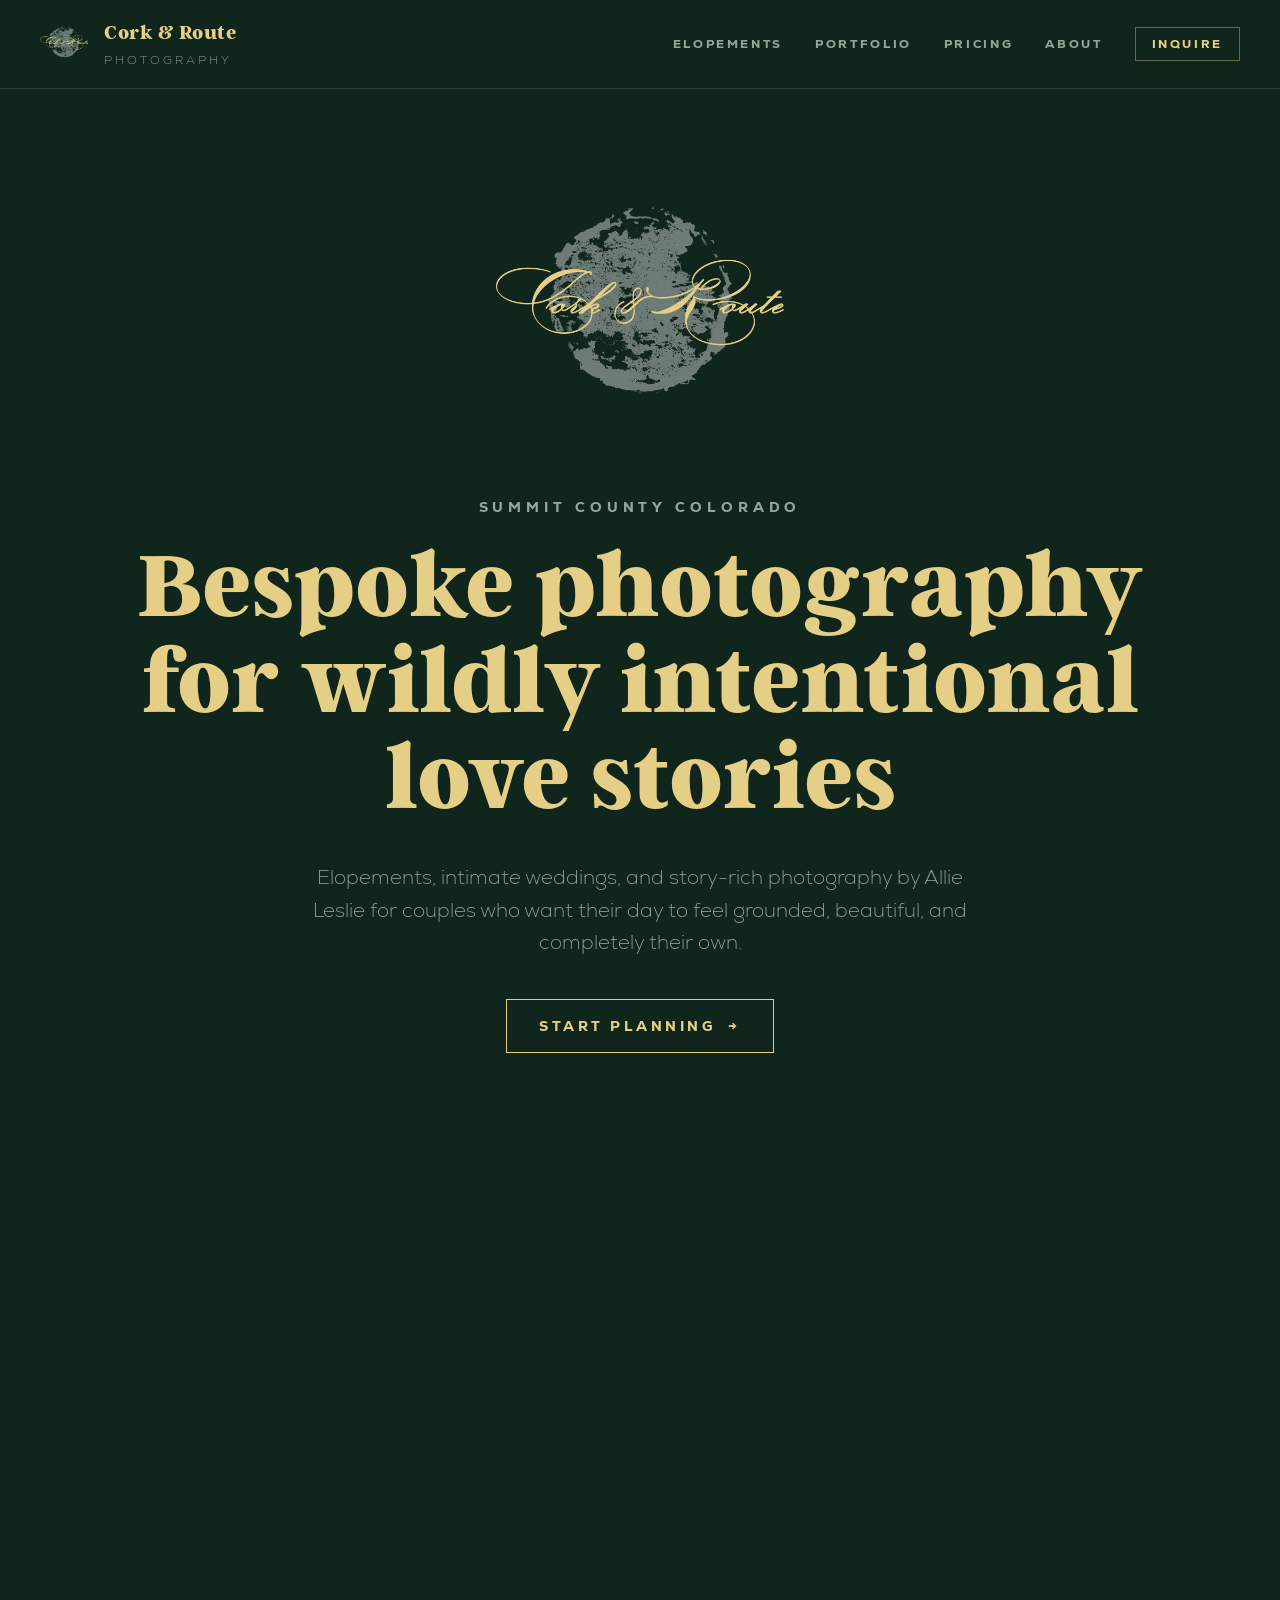
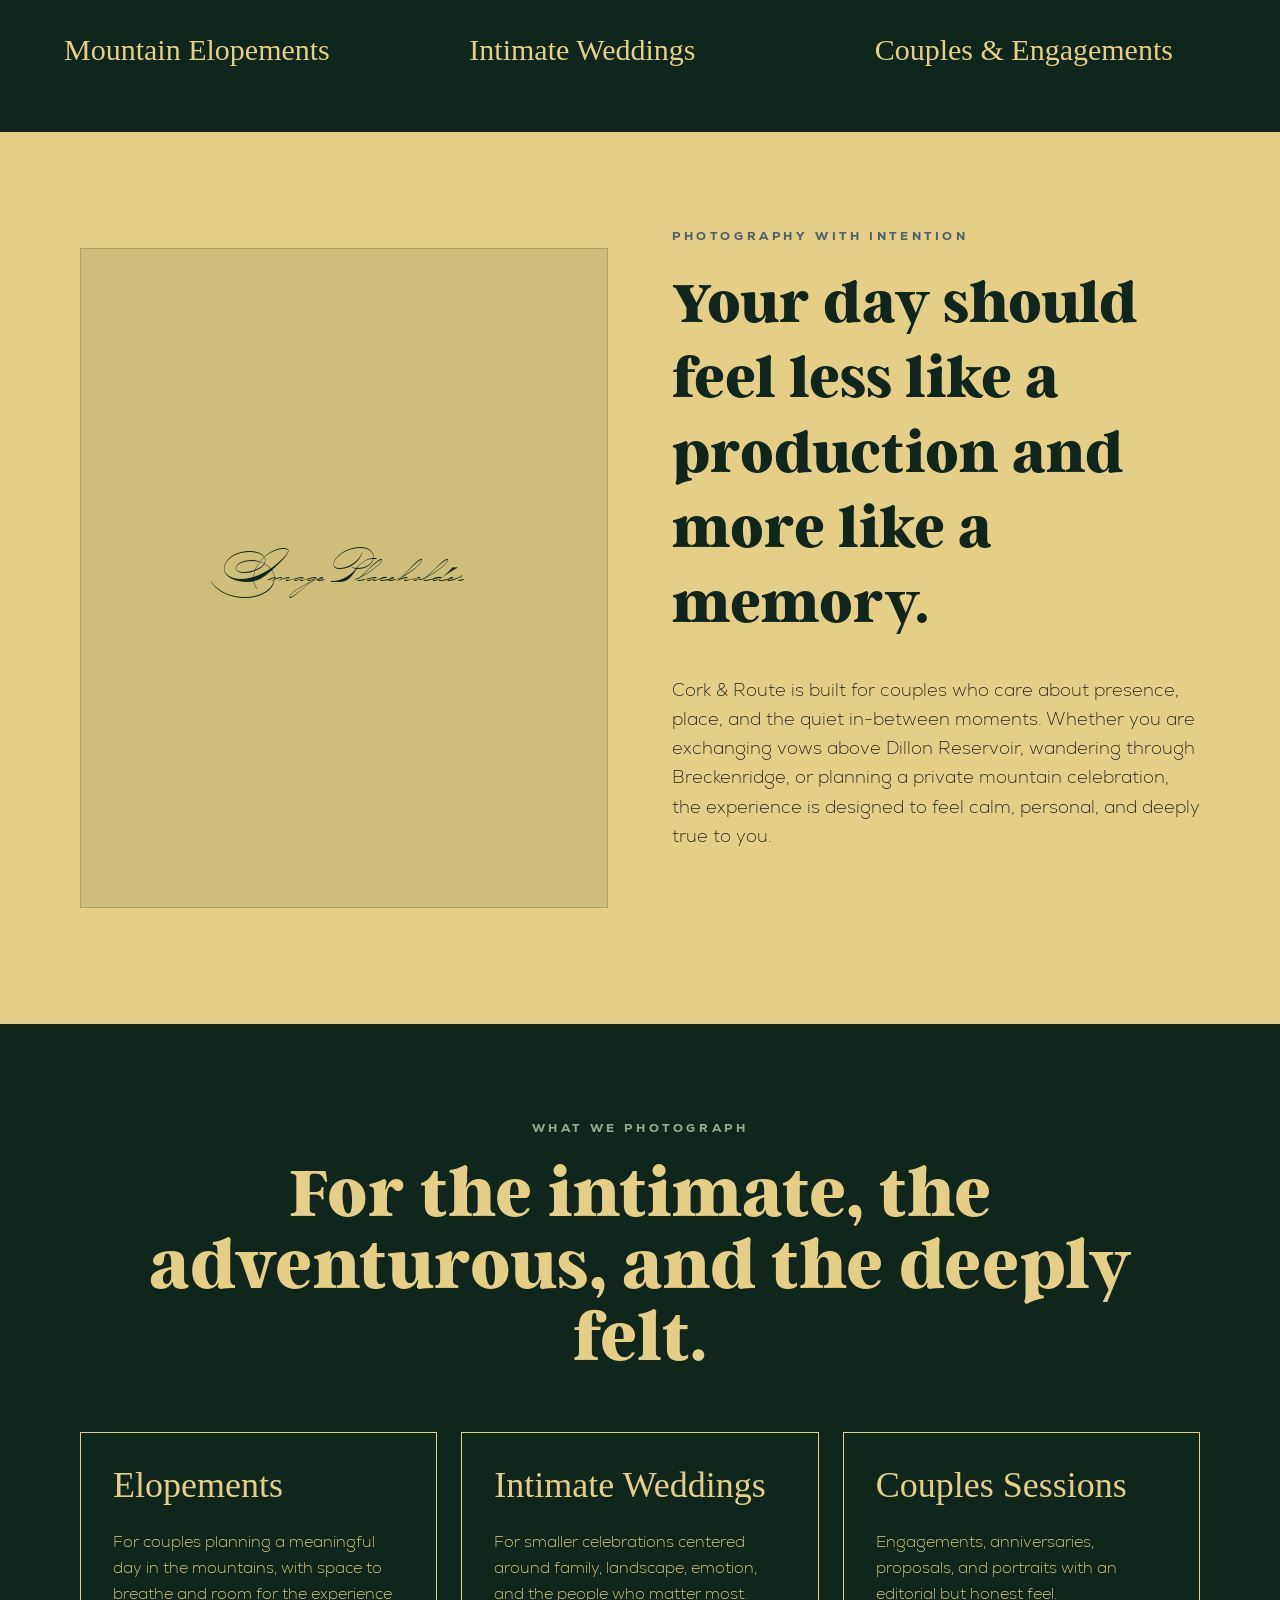
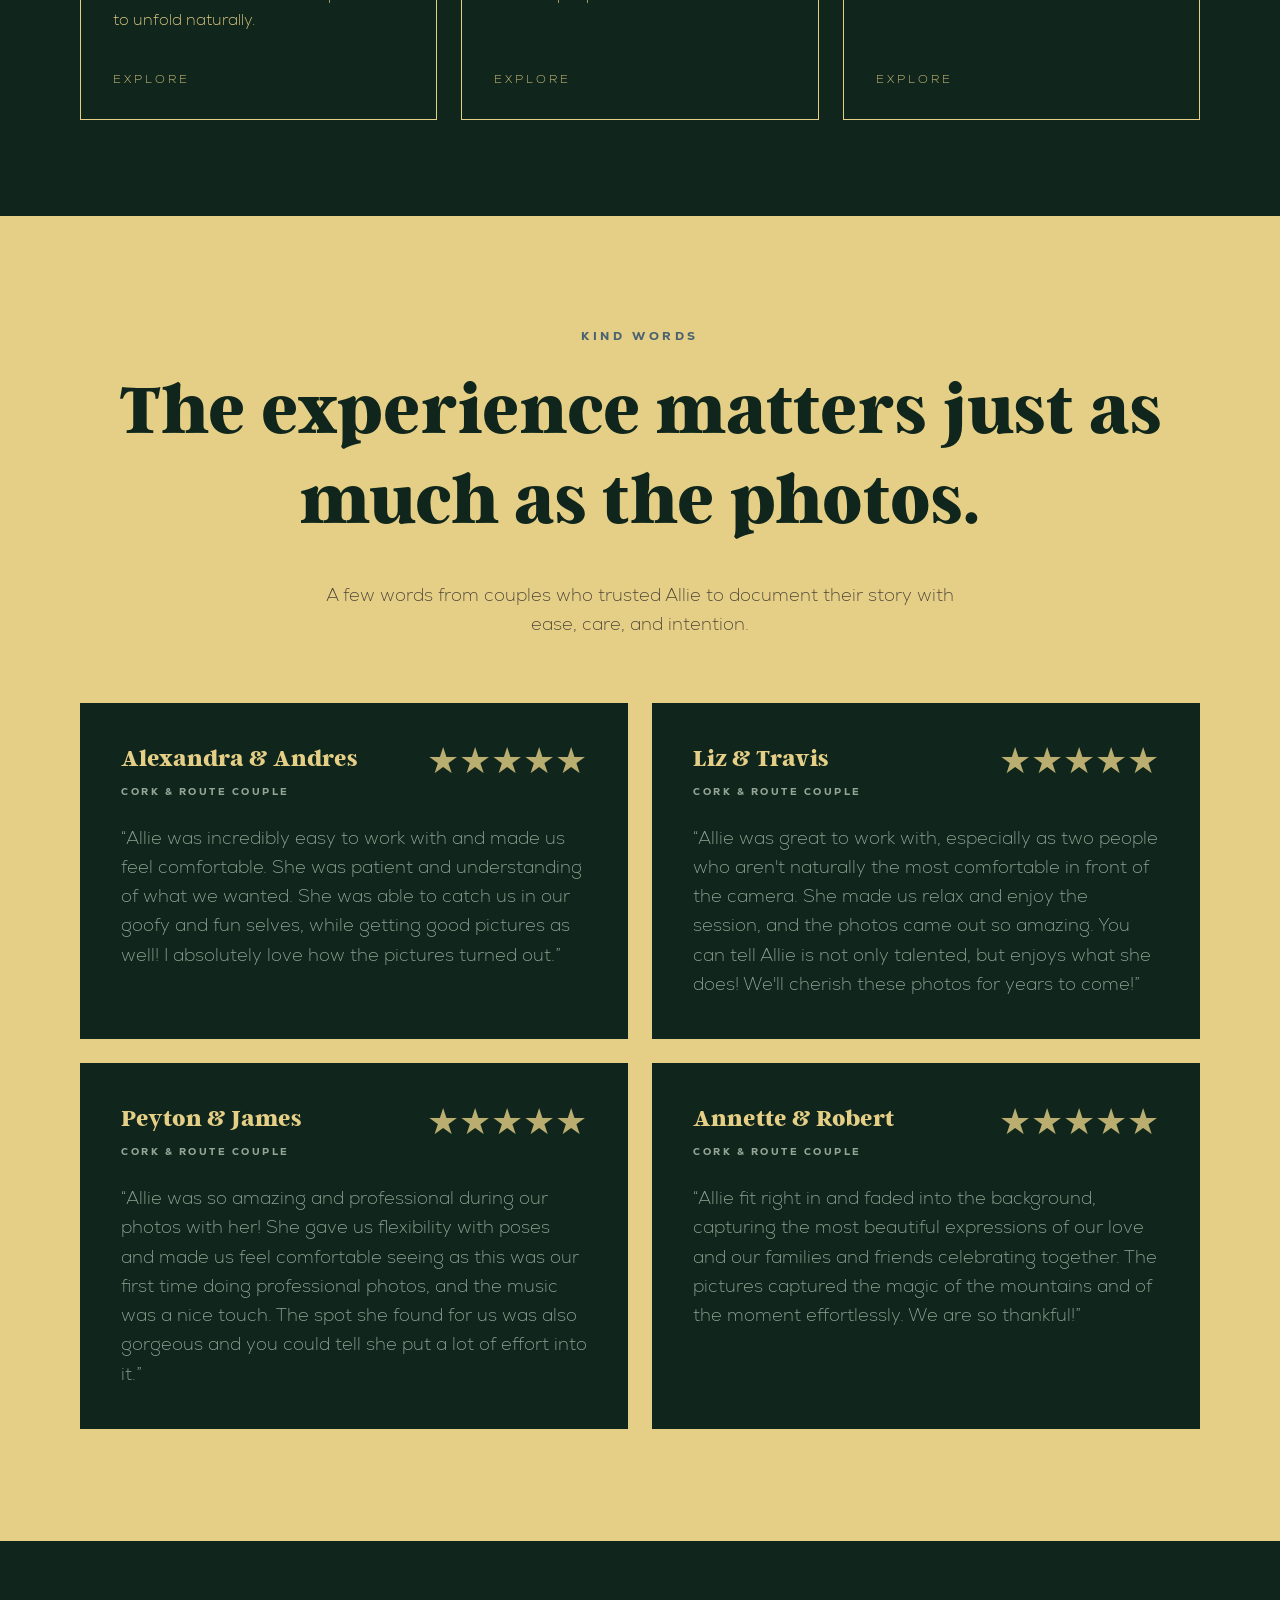
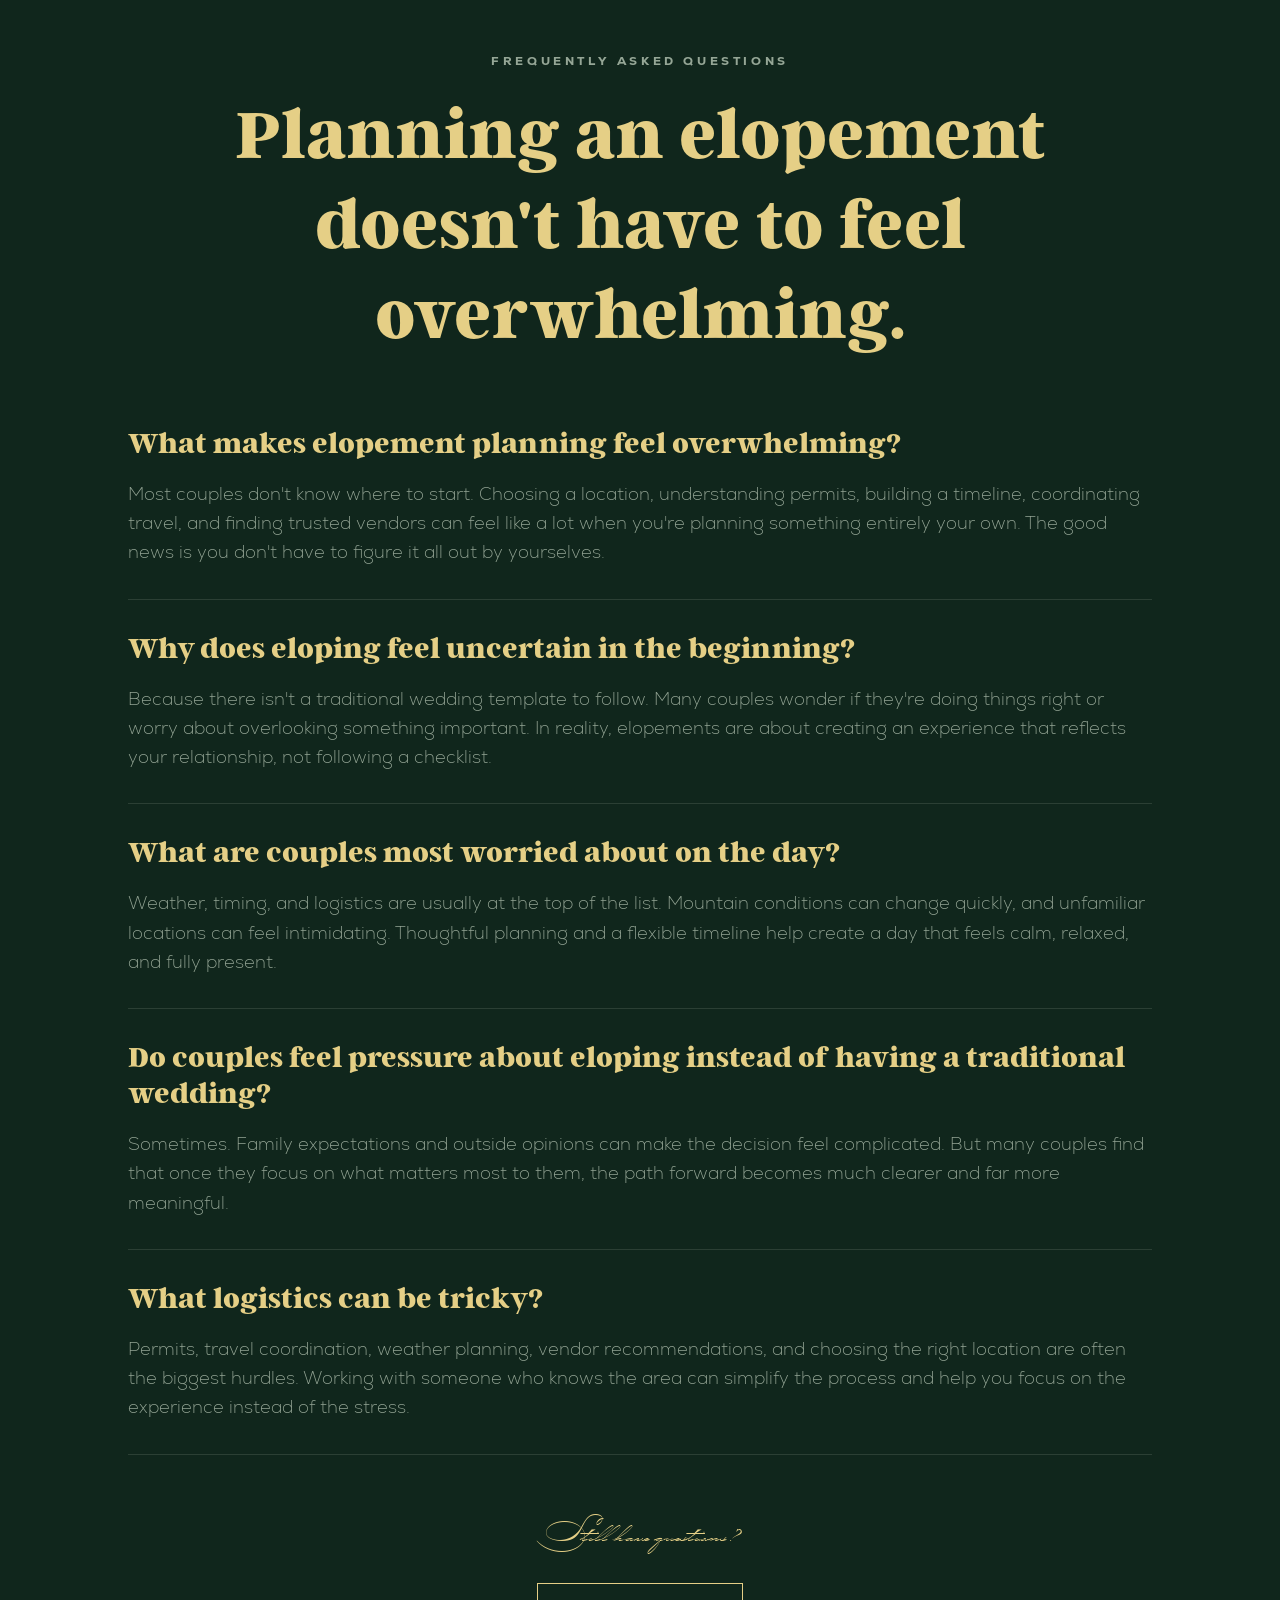
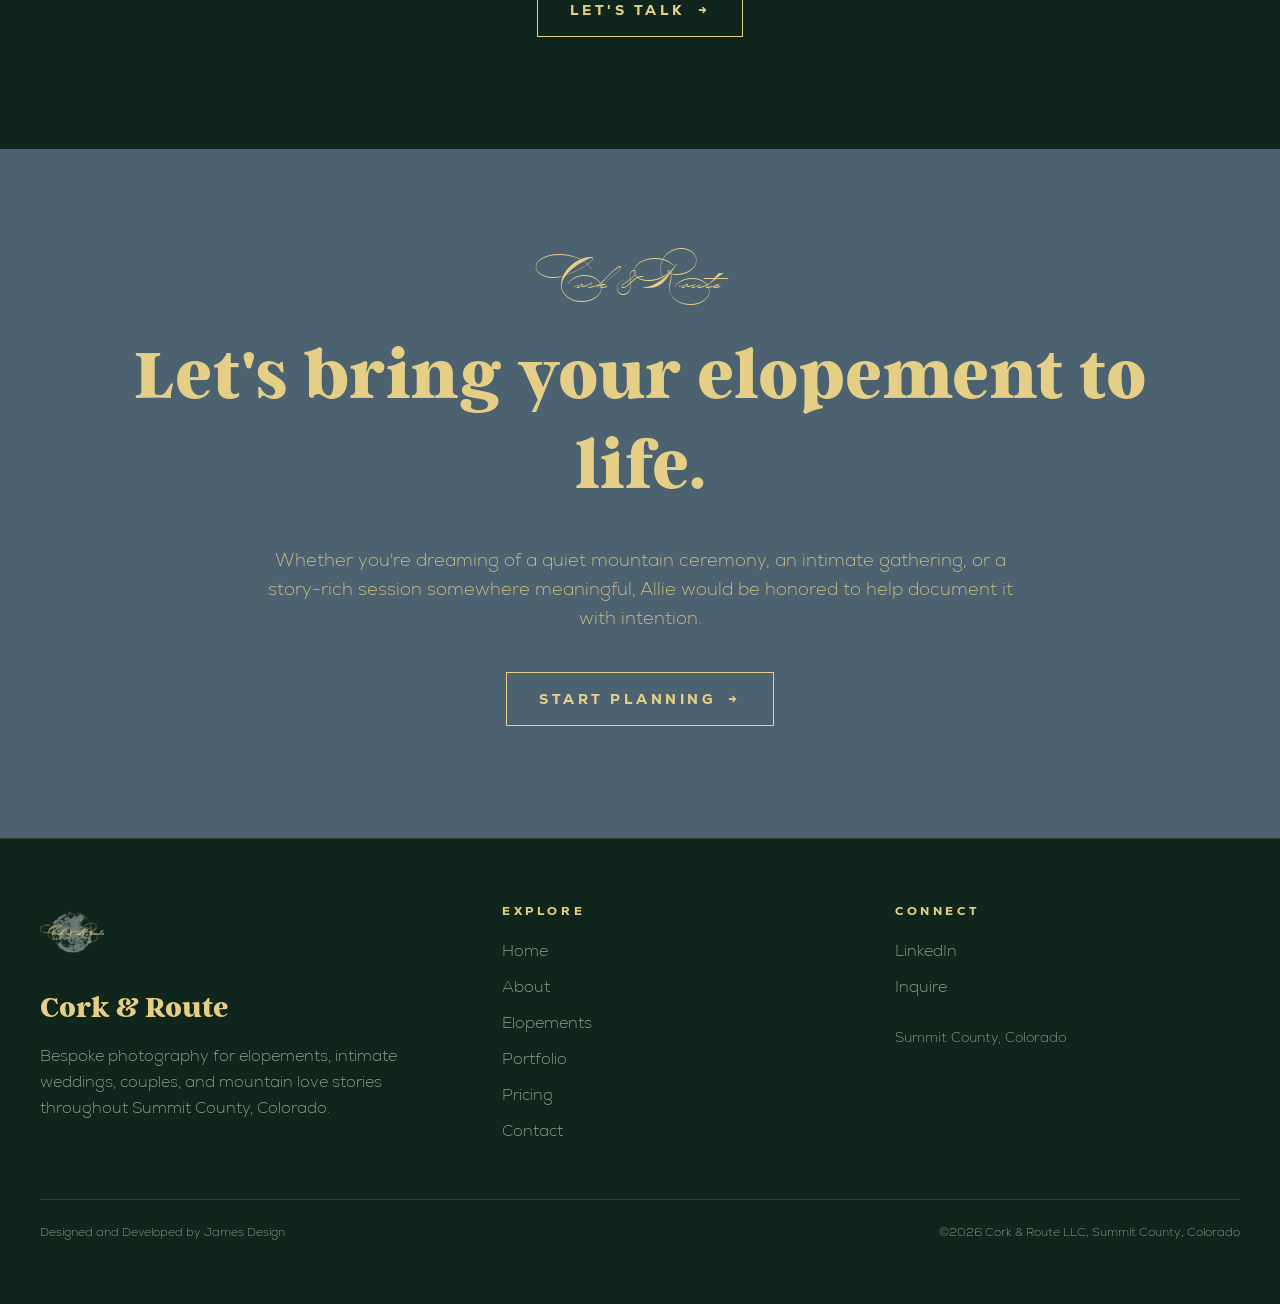
<file: journal.html>
<!DOCTYPE html><html lang=en><head><meta charset=utf-8><meta content="width=device-width,initial-scale=1,viewport-fit=cover" name=viewport><title>Cork & Route - Journal</title><meta content="Cork & Route - Journal" name=description><meta content=#10261c name=theme-color><link href=/fonts/Nexa-ExtraLight.ttf rel=preload as=font crossorigin type=font/ttf><link href=/fonts/Nexa-Heavy.ttf rel=preload as=font crossorigin type=font/ttf><link href=/fonts/Argent-CF-Extra-Bold.otf rel=preload as=font crossorigin type=font/otf><link href=/fonts/P22ZanerOne.ttf rel=preload as=font crossorigin type=font/ttf><link href=/_astro/CorkAndRouteLogo.D96lV-Zq.png rel=preload as=image><link href=/_astro/favicon.BcW6yOJU.png rel=icon><link href=/_astro/favicon-512.Cz1edwWW.png rel=apple-touch-icon><meta content=https://corkandroute.github.io/_astro/favicon.BcW6yOJU.png property=og:image><meta content=1280 property=og:image:width><meta content=640 property=og:image:height><meta content=yes name=mobile-web-app-capable><meta content=yes name=apple-mobile-web-app-capable><meta content=black-translucent name=apple-mobile-web-app-status-bar-style><meta content="Cork & Route - Journal" property=og:title><meta content="Cork & Route - Journal" property=og:description><meta content=website property=og:type><meta content=https://corkandroute.github.io/journal.html property=og:url><link href=/_astro/favicon-og.DtYuOrNz.css rel=stylesheet></head><body class="min-h-[440px] min-w-[400px]"><div class="text-y-1 bg-g-1 font-sans min-h-screen"><header class="text-y-1 bg-g-1 border-b border-y-1/15"><div class="flex items-center justify-between max-w-7xl md:px-10 mx-auto px-6 py-5"><a class="flex items-center gap-4 group" href=/ ><img alt="Cork &amp; Route Logo" class="w-auto h-12" src=/_astro/CorkAndRouteLogo.D96lV-Zq.png /><div class="flex flex-col leading-none"><span class="text-y-1 font-argentBold text-xl tracking-wide">Cork &amp; Route</span><span class="text-g-2 uppercase text-xs font-sans mt-1 tracking-[0.25em]">Photography</span></div></a><nav class="text-g-2 uppercase font-heavy text-xs gap-8 hidden items-center md:flex tracking-[0.22em]"><a class="hover:text-y-1 transition-colors" href=elopements.html>Elopements</a><a class="hover:text-y-1 transition-colors" href=portfolio.html>Portfolio</a><a class="hover:text-y-1 transition-colors" href=pricing.html>Pricing</a><a class="hover:text-y-1 transition-colors" href=about.html>About</a><a class="text-y-1 border transition-all hover:text-g-1 border-y-1/40 hover:bg-y-1 px-4 py-2" href=contact.html>Inquire</a></nav></div></header><main><section class="flex items-center justify-center bg-g-1 flex-col min-h-[90vh] px-6 py-20 text-center"><img alt="Cork &amp; Route" class="mb-10 md:w-72 w-52" src=/_astro/CorkAndRouteLogo.D96lV-Zq.png /><p class="text-g-2 uppercase font-heavy text-xs mb-6 md:text-sm tracking-[0.35em]">Summit County Colorado</p><h1 class="text-y-1 font-argentBold leading-none max-w-5xl md:text-8xl text-5xl">Bespoke photography for wildly intentional love stories</h1><p class="text-g-2 leading-relaxed text-lg max-w-2xl md:text-xl mt-8">Elopements, intimate weddings, and story-rich photography by Allie Leslie for couples who want their day to feel grounded, beautiful, and completely their own.</p><div class=mt-10><a class="text-y-1 border transition-all duration-500 group border-y-1 ease-out font-heavy hover:text-g-1 inline-flex items-center justify-center md:text-sm overflow-hidden px-8 py-4 relative text-xs tracking-[0.25em] uppercase" href=contact.html><span class="transition-transform absolute bg-y-1 duration-500 ease-out group-hover:scale-x-100 inset-0 origin-left scale-x-0"></span><span class="flex items-center gap-3 relative z-10">Start Planning<span class="transition-transform duration-300 group-hover:translate-x-1">→</span></span></a></div></section><section class="bg-g-1 gap-4 grid md:grid-cols-3 md:px-10 px-4 py-10"><div class="flex aspect-[3/4] bg-t-d/10 items-end p-6"><span class="text-3xl font-serif">Mountain Elopements</span></div><div class="flex aspect-[3/4] bg-t-d/10 items-end p-6"><span class="text-3xl font-serif">Intimate Weddings</span></div><div class="flex aspect-[3/4] bg-t-d/10 items-end p-6"><span class="text-3xl font-serif">Couples &amp; Engagements</span></div></section><section class="bg-y-1 md:px-20 px-6 text-d-1 gap-16 grid items-center lg:grid-cols-2 py-24"><div class="flex items-center justify-center aspect-[4/5] bg-g-1/10 border border-g-1/20"><span class="font-script text-5xl text-g-1">Image Placeholder</span></div><div><p class="uppercase font-heavy text-xs tracking-[0.3em] mb-6 text-b-1">Photography with intention</p><h2 class="font-argentBold text-4xl leading-tight text-g-1 mb-8 md:text-6xl">Your day should feel less like a production and more like a memory.</h2><p class="leading-relaxed text-lg mb-6 text-d-1">Cork &amp; Route is built for couples who care about presence, place, and the quiet in-between moments. Whether you are exchanging vows above Dillon Reservoir, wandering through Breckenridge, or planning a private mountain celebration, the experience is designed to feel calm, personal, and deeply true to you.</p><a class="text-y-1 border transition-all duration-500 group border-y-1 ease-out font-heavy hover:text-g-1 inline-flex items-center justify-center md:text-sm overflow-hidden px-8 py-4 relative text-xs tracking-[0.25em] uppercase" href=about.html><span class="transition-transform absolute bg-y-1 duration-500 ease-out group-hover:scale-x-100 inset-0 origin-left scale-x-0"></span><span class="flex items-center gap-3 relative z-10">Meet Allie<span class="transition-transform duration-300 group-hover:translate-x-1">→</span></span></a></div></section><section class="text-y-1 bg-g-1 md:px-20 px-6 py-24 text-center"><p class="text-g-2 uppercase font-heavy text-xs mb-6 tracking-[0.3em]">What we photograph</p><h2 class="text-y-1 font-argentBold md:text-7xl text-4xl mb-14">For the intimate, the adventurous, and the deeply felt.</h2><div class="grid gap-6 md:grid-cols-3 text-left"><a class="flex justify-between flex-col border border-t-d/20 hover:-translate-y-1 min-h-72 p-8 transition-transform" href=elope.html><div><h3 class="mb-6 text-4xl font-serif">Elopements</h3><p class=leading-relaxed>For couples planning a meaningful day in the mountains, with space to breathe and room for the experience to unfold naturally.</p></div><span class="uppercase text-xs tracking-[0.25em] mt-8">Explore</span></a><a class="flex justify-between flex-col border border-t-d/20 hover:-translate-y-1 min-h-72 p-8 transition-transform" href=weddings.html><div><h3 class="mb-6 text-4xl font-serif">Intimate Weddings</h3><p class=leading-relaxed>For smaller celebrations centered around family, landscape, emotion, and the people who matter most.</p></div><span class="uppercase text-xs tracking-[0.25em] mt-8">Explore</span></a><a class="flex justify-between flex-col border border-t-d/20 hover:-translate-y-1 min-h-72 p-8 transition-transform" href=gallery.html><div><h3 class="mb-6 text-4xl font-serif">Couples Sessions</h3><p class=leading-relaxed>Engagements, anniversaries, proposals, and portraits with an editorial but honest feel.</p></div><span class="uppercase text-xs tracking-[0.25em] mt-8">Explore</span></a></div></section><section><section class="bg-y-1 md:px-20 px-6 text-d-1 py-28"><div class="mx-auto max-w-7xl"><div class="mb-16 text-center"><p class="uppercase font-heavy text-xs tracking-[0.3em] mb-6 text-b-1">Kind Words</p><h2 class="font-argentBold text-4xl leading-tight md:text-7xl text-g-1">The experience matters just as much as the photos.</h2><p class="leading-relaxed text-lg mt-8 max-w-2xl mx-auto text-d-1/80">A few words from couples who trusted Allie to document their story with ease, care, and intention.</p></div><div class="grid gap-6 md:grid-cols-2"><article class="text-y-1 border transition-all duration-500 group bg-g-1 border-g-1/20 hover:-translate-y-1 hover:shadow-sharp-dark md:p-10 p-8"><div class="flex items-center justify-between gap-6 mb-6"><div><p class="text-y-1 font-argentBold text-2xl">Alexandra &amp; Andres</p><p class="text-g-2 uppercase font-heavy mt-2 text-[10px] tracking-[0.25em]">Cork &amp; Route Couple</p></div><div class="text-4xl font-script text-y-1/80">★★★★★</div></div><p class="text-g-2 leading-relaxed text-lg">“Allie was incredibly easy to work with and made us feel comfortable. She was patient and understanding of what we wanted. She was able to catch us in our goofy and fun selves, while getting good pictures as well! I absolutely love how the pictures turned out.”</p></article><article class="text-y-1 border transition-all duration-500 group bg-g-1 border-g-1/20 hover:-translate-y-1 hover:shadow-sharp-dark md:p-10 p-8"><div class="flex items-center justify-between gap-6 mb-6"><div><p class="text-y-1 font-argentBold text-2xl">Liz &amp; Travis</p><p class="text-g-2 uppercase font-heavy mt-2 text-[10px] tracking-[0.25em]">Cork &amp; Route Couple</p></div><div class="text-4xl font-script text-y-1/80">★★★★★</div></div><p class="text-g-2 leading-relaxed text-lg">“Allie was great to work with, especially as two people who aren&#x27;t naturally the most comfortable in front of the camera. She made us relax and enjoy the session, and the photos came out so amazing. You can tell Allie is not only talented, but enjoys what she does! We&#x27;ll cherish these photos for years to come!”</p></article><article class="text-y-1 border transition-all duration-500 group bg-g-1 border-g-1/20 hover:-translate-y-1 hover:shadow-sharp-dark md:p-10 p-8"><div class="flex items-center justify-between gap-6 mb-6"><div><p class="text-y-1 font-argentBold text-2xl">Peyton &amp; James</p><p class="text-g-2 uppercase font-heavy mt-2 text-[10px] tracking-[0.25em]">Cork &amp; Route Couple</p></div><div class="text-4xl font-script text-y-1/80">★★★★★</div></div><p class="text-g-2 leading-relaxed text-lg">“Allie was so amazing and professional during our photos with her! She gave us flexibility with poses and made us feel comfortable seeing as this was our first time doing professional photos, and the music was a nice touch. The spot she found for us was also gorgeous and you could tell she put a lot of effort into it.”</p></article><article class="text-y-1 border transition-all duration-500 group bg-g-1 border-g-1/20 hover:-translate-y-1 hover:shadow-sharp-dark md:p-10 p-8"><div class="flex items-center justify-between gap-6 mb-6"><div><p class="text-y-1 font-argentBold text-2xl">Annette &amp; Robert</p><p class="text-g-2 uppercase font-heavy mt-2 text-[10px] tracking-[0.25em]">Cork &amp; Route Couple</p></div><div class="text-4xl font-script text-y-1/80">★★★★★</div></div><p class="text-g-2 leading-relaxed text-lg">“Allie fit right in and faded into the background, capturing the most beautiful expressions of our love and our families and friends celebrating together. The pictures captured the magic of the mountains and of the moment effortlessly. We are so thankful!”</p></article></div></div></section><section class="bg-g-1 px-6 md:px-20 py-28"><div class="mx-auto max-w-5xl"><p class="text-g-2 uppercase font-heavy text-xs mb-6 tracking-[0.3em] text-center">Frequently Asked Questions</p><h2 class="text-y-1 font-argentBold md:text-7xl text-4xl leading-tight mb-16 text-center">Planning an elopement doesn&#x27;t have to feel overwhelming.</h2><div class=space-y-8><div class="border-b border-g-2/20 pb-8"><h3 class="text-y-1 font-argentBold text-2xl mb-4 md:text-3xl">What makes elopement planning feel overwhelming?</h3><p class="text-g-2 leading-relaxed text-lg">Most couples don&#x27;t know where to start. Choosing a location, understanding permits, building a timeline, coordinating travel, and finding trusted vendors can feel like a lot when you&#x27;re planning something entirely your own. The good news is you don&#x27;t have to figure it all out by yourselves.</p></div><div class="border-b border-g-2/20 pb-8"><h3 class="text-y-1 font-argentBold text-2xl mb-4 md:text-3xl">Why does eloping feel uncertain in the beginning?</h3><p class="text-g-2 leading-relaxed text-lg">Because there isn&#x27;t a traditional wedding template to follow. Many couples wonder if they&#x27;re doing things right or worry about overlooking something important. In reality, elopements are about creating an experience that reflects your relationship, not following a checklist.</p></div><div class="border-b border-g-2/20 pb-8"><h3 class="text-y-1 font-argentBold text-2xl mb-4 md:text-3xl">What are couples most worried about on the day?</h3><p class="text-g-2 leading-relaxed text-lg">Weather, timing, and logistics are usually at the top of the list. Mountain conditions can change quickly, and unfamiliar locations can feel intimidating. Thoughtful planning and a flexible timeline help create a day that feels calm, relaxed, and fully present.</p></div><div class="border-b border-g-2/20 pb-8"><h3 class="text-y-1 font-argentBold text-2xl mb-4 md:text-3xl">Do couples feel pressure about eloping instead of having a traditional wedding?</h3><p class="text-g-2 leading-relaxed text-lg">Sometimes. Family expectations and outside opinions can make the decision feel complicated. But many couples find that once they focus on what matters most to them, the path forward becomes much clearer and far more meaningful.</p></div><div class="border-b border-g-2/20 pb-8"><h3 class="text-y-1 font-argentBold text-2xl mb-4 md:text-3xl">What logistics can be tricky?</h3><p class="text-g-2 leading-relaxed text-lg">Permits, travel coordination, weather planning, vendor recommendations, and choosing the right location are often the biggest hurdles. Working with someone who knows the area can simplify the process and help you focus on the experience instead of the stress.</p></div></div><div class="mt-16 text-center"><p class="text-y-1 text-4xl font-script mb-6">Still have questions?</p><a class="text-y-1 border transition-all duration-500 group border-y-1 ease-out font-heavy hover:text-g-1 inline-flex items-center justify-center md:text-sm overflow-hidden px-8 py-4 relative text-xs tracking-[0.25em] uppercase" href=contact.html><span class="transition-transform absolute bg-y-1 duration-500 ease-out group-hover:scale-x-100 inset-0 origin-left scale-x-0"></span><span class="flex items-center gap-3 relative z-10">Let&#x27;s Talk<span class="transition-transform duration-300 group-hover:translate-x-1">→</span></span></a></div></div></section><section class="text-y-1 md:px-20 px-6 text-center bg-b-1 py-28"><p class="text-y-1 font-script mb-6 text-5xl">Cork &amp; Route</p><h2 class="font-argentBold text-4xl leading-tight md:text-7xl max-w-5xl mx-auto">Let&#x27;s bring your elopement to life.</h2><p class="leading-relaxed text-lg mt-8 mx-auto max-w-3xl text-y-1/90">Whether you&#x27;re dreaming of a quiet mountain ceremony, an intimate gathering, or a story-rich session somewhere meaningful, Allie would be honored to help document it with intention.</p><div class=mt-10><a class="text-y-1 border transition-all duration-500 group border-y-1 ease-out font-heavy hover:text-g-1 inline-flex items-center justify-center md:text-sm overflow-hidden px-8 py-4 relative text-xs tracking-[0.25em] uppercase" href=contact.html><span class="transition-transform absolute bg-y-1 duration-500 ease-out group-hover:scale-x-100 inset-0 origin-left scale-x-0"></span><span class="flex items-center gap-3 relative z-10">Start Planning<span class="transition-transform duration-300 group-hover:translate-x-1">→</span></span></a></div></section></section></main><footer class="text-g-2 bg-g-1 border-t border-y-1/15 md:px-10 px-6"><div class="mx-auto max-w-7xl py-16"><div class="grid gap-12 md:grid-cols-[1.2fr_1fr_1fr]"><div><img alt="Cork &amp; Route Logo" class="mb-6 h-16 w-auto" src=/_astro/CorkAndRouteLogo.D96lV-Zq.png /><h2 class="text-y-1 font-argentBold mb-4 text-3xl">Cork &amp; Route</h2><p class="leading-relaxed max-w-sm">Bespoke photography for elopements, intimate weddings, couples, and mountain love stories throughout Summit County, Colorado.</p></div><div><p class="text-y-1 font-heavy text-xs uppercase mb-5 tracking-[0.3em]">Explore</p><div class=space-y-3><a class="hover:text-y-1 transition-colors block" href=/ >Home</a><a class="hover:text-y-1 transition-colors block" href=about.html>About</a><a class="hover:text-y-1 transition-colors block" href=elopements.html>Elopements</a><a class="hover:text-y-1 transition-colors block" href=portfolio.html>Portfolio</a><a class="hover:text-y-1 transition-colors block" href=pricing.html>Pricing</a><a class="hover:text-y-1 transition-colors block" href=contact.html>Contact</a></div></div><div><p class="text-y-1 font-heavy text-xs uppercase mb-5 tracking-[0.3em]">Connect</p><div class=space-y-3><a class="hover:text-y-1 transition-colors block" href=https://www.linkedin.com/in/allie-leslie-355469260/ rel="noopener noreferrer" target=_blank>LinkedIn</a><a class="hover:text-y-1 transition-colors block" href=contact.html>Inquire</a><p class="pt-4 text-sm">Summit County, Colorado</p></div></div></div><div class="flex justify-between flex-col border-t border-y-1/15 gap-4 md:flex-row mt-14 pt-6 text-xs"><a class="hover:text-y-1 transition-colors" href=https://hikendal.github.io rel="noopener noreferrer" target=_blank>Designed and Developed by James Design</a><p>©2026 Cork &amp; Route LLC, Summit County, Colorado</p></div></div></footer></div></body></html>
</file>
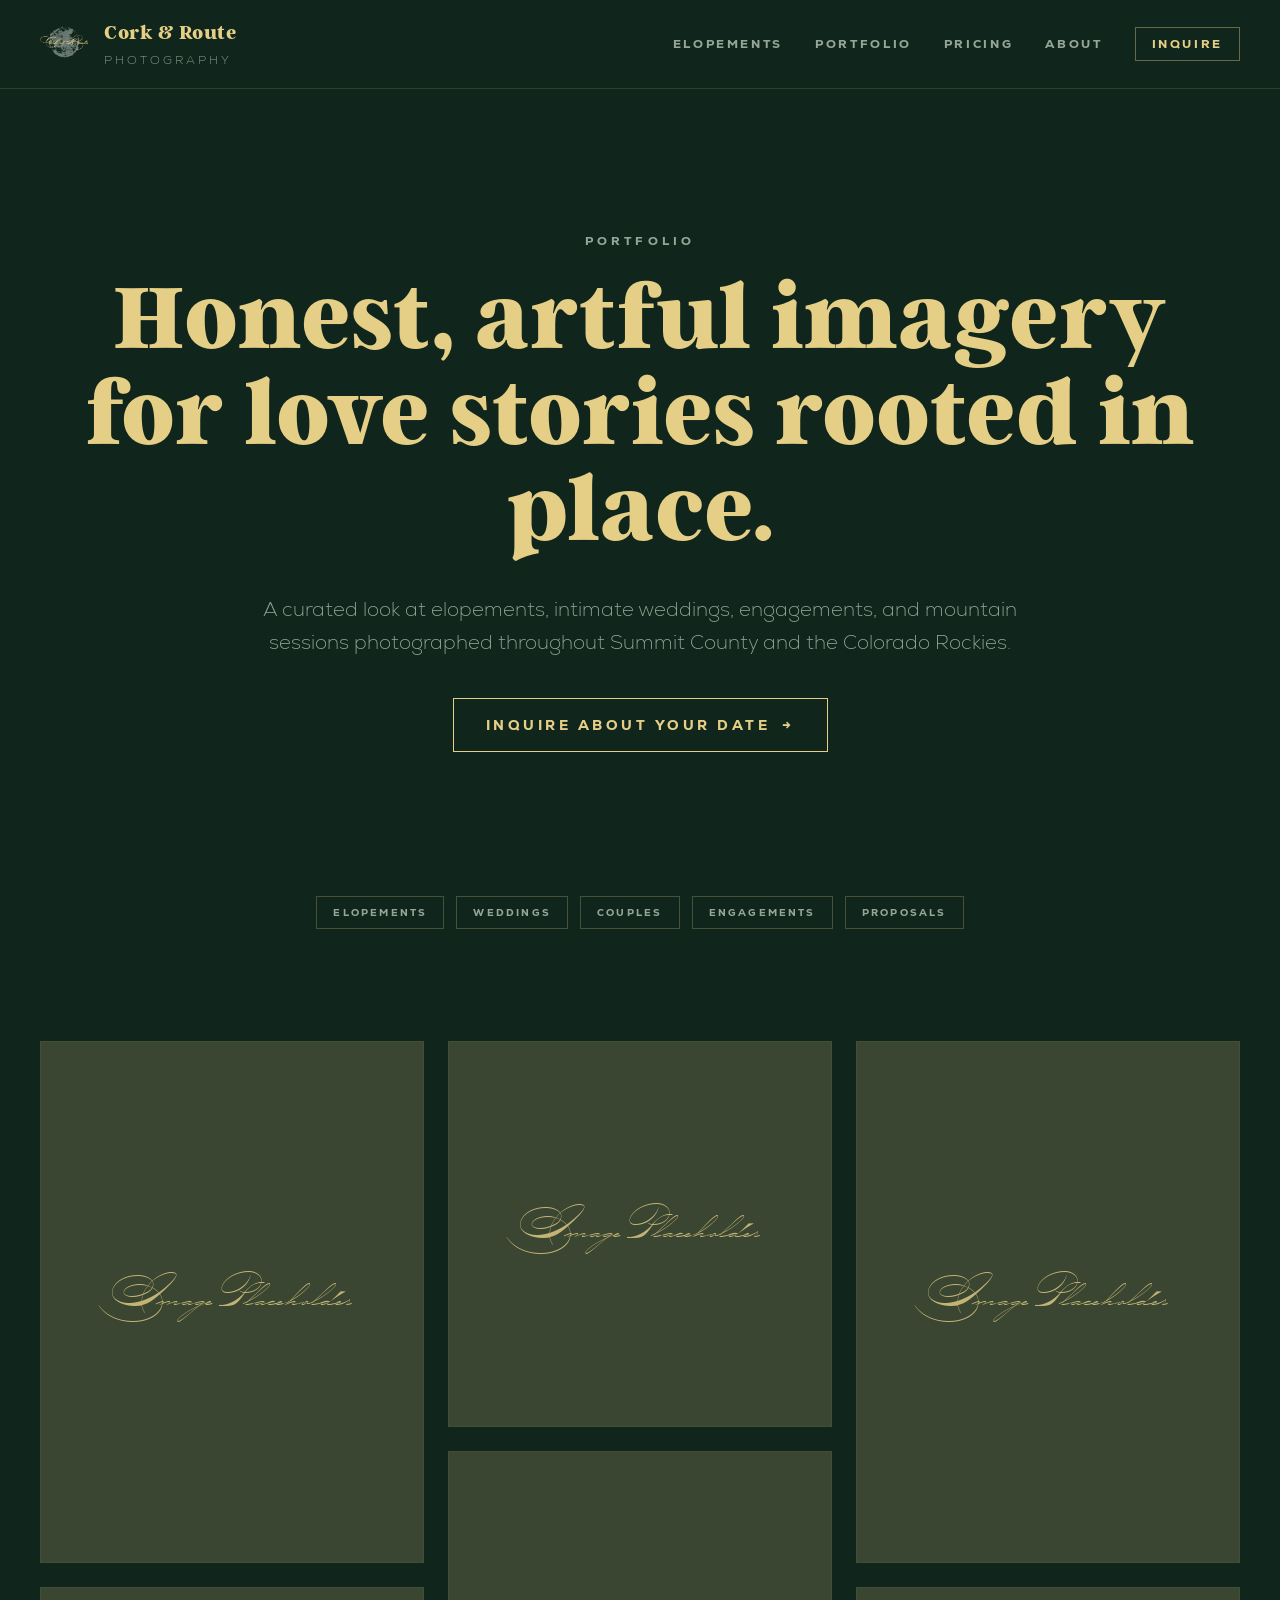
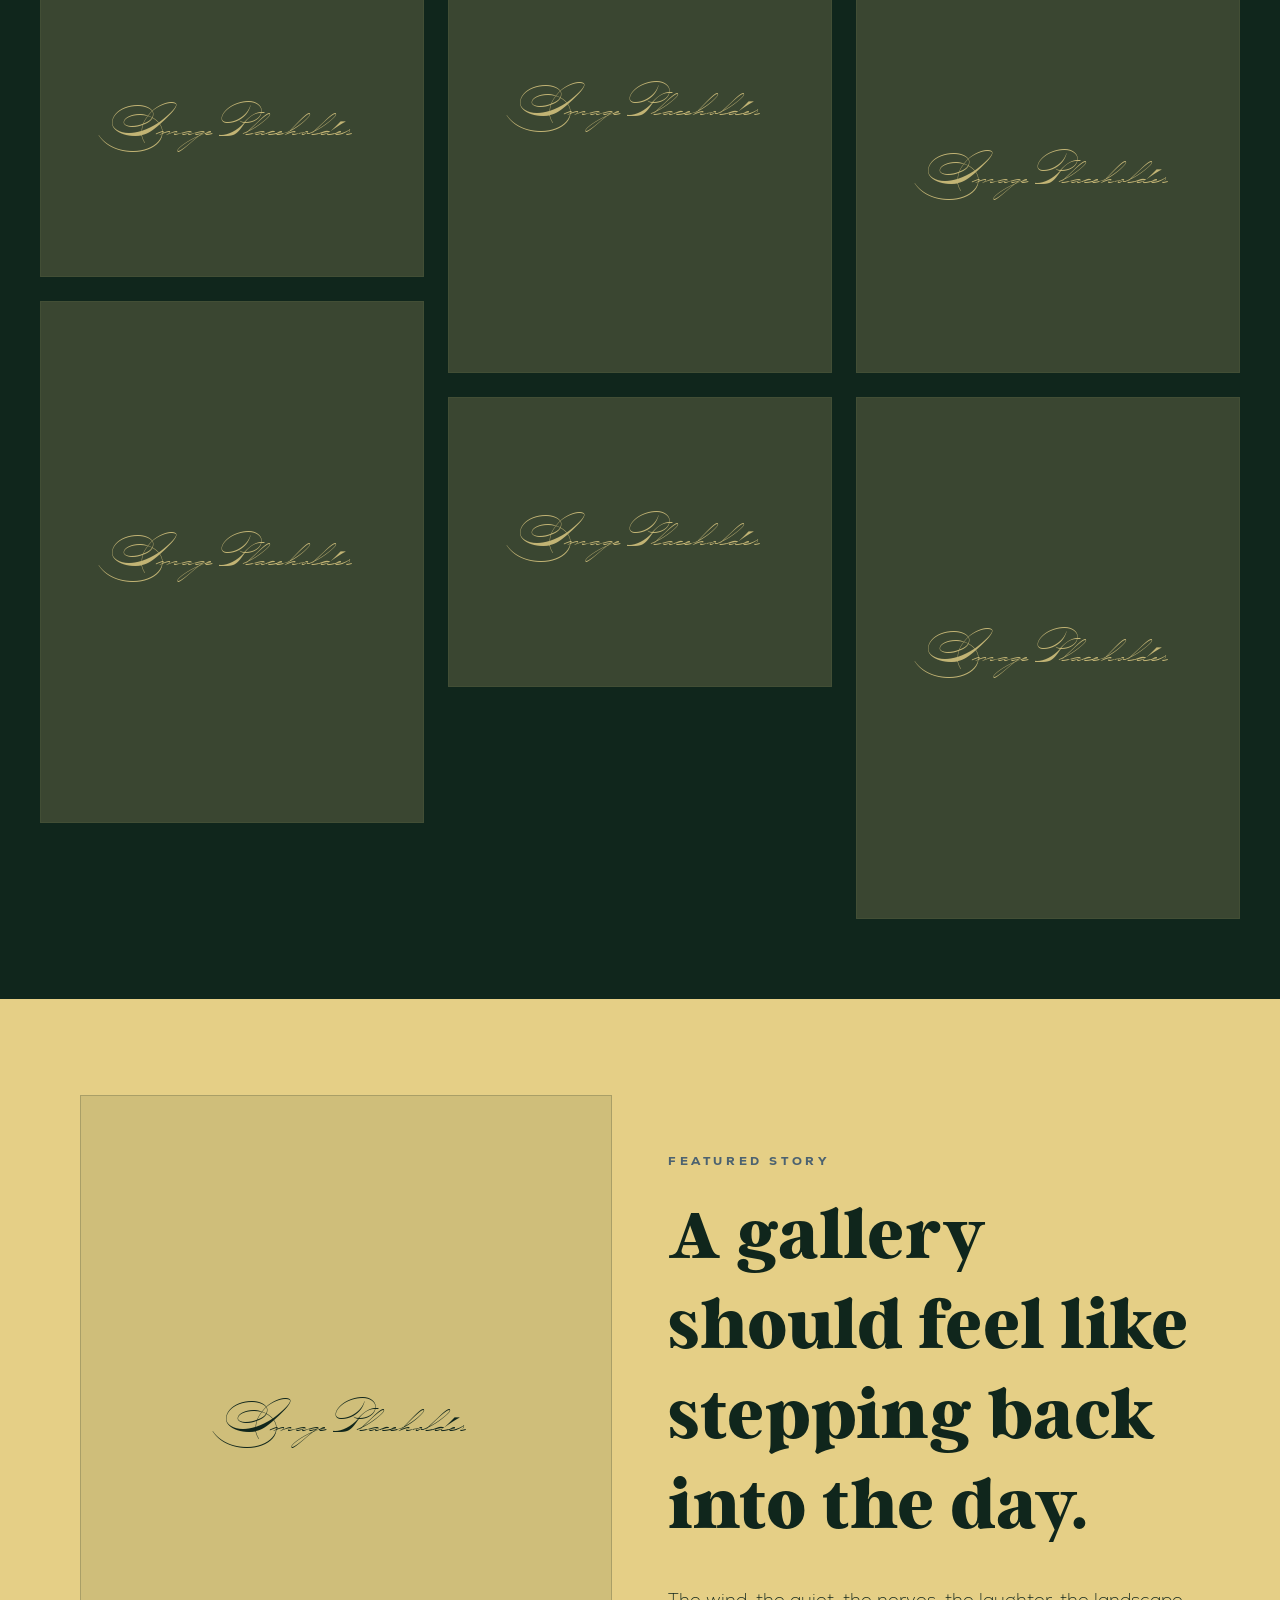
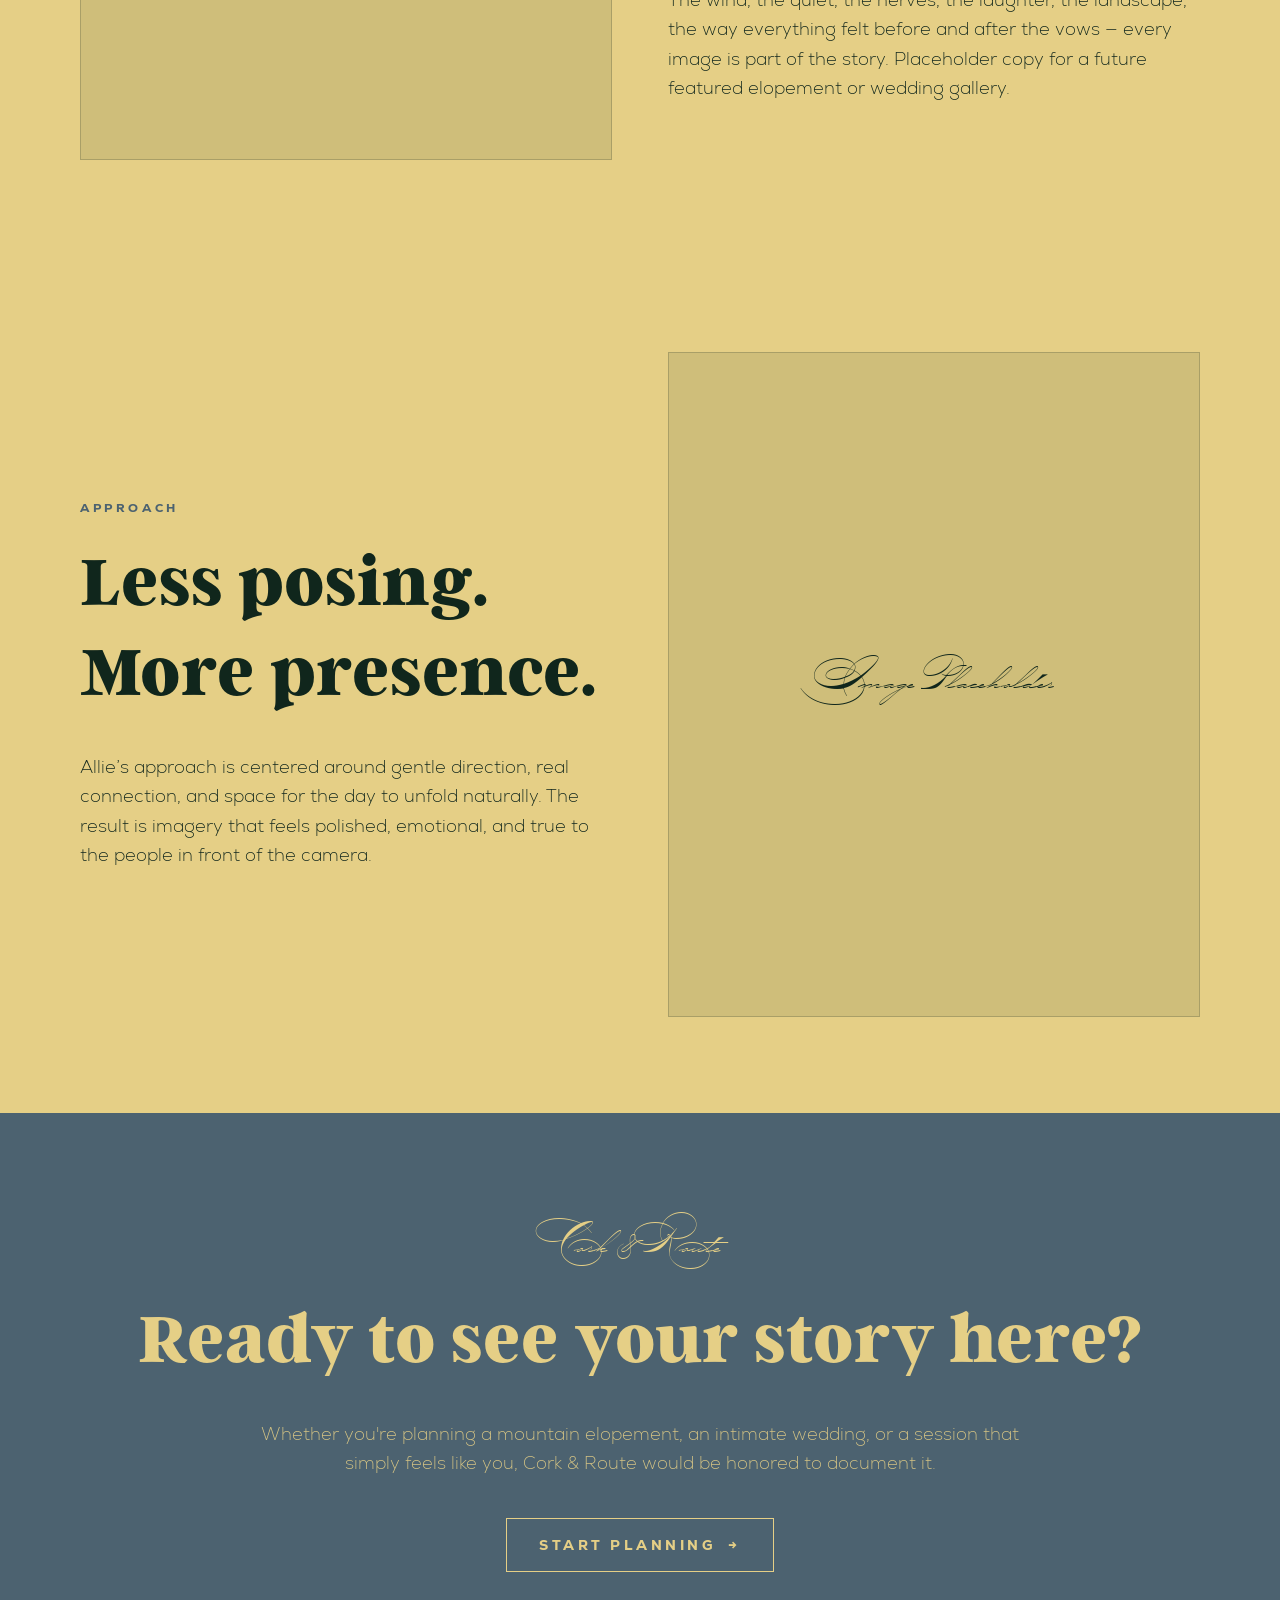
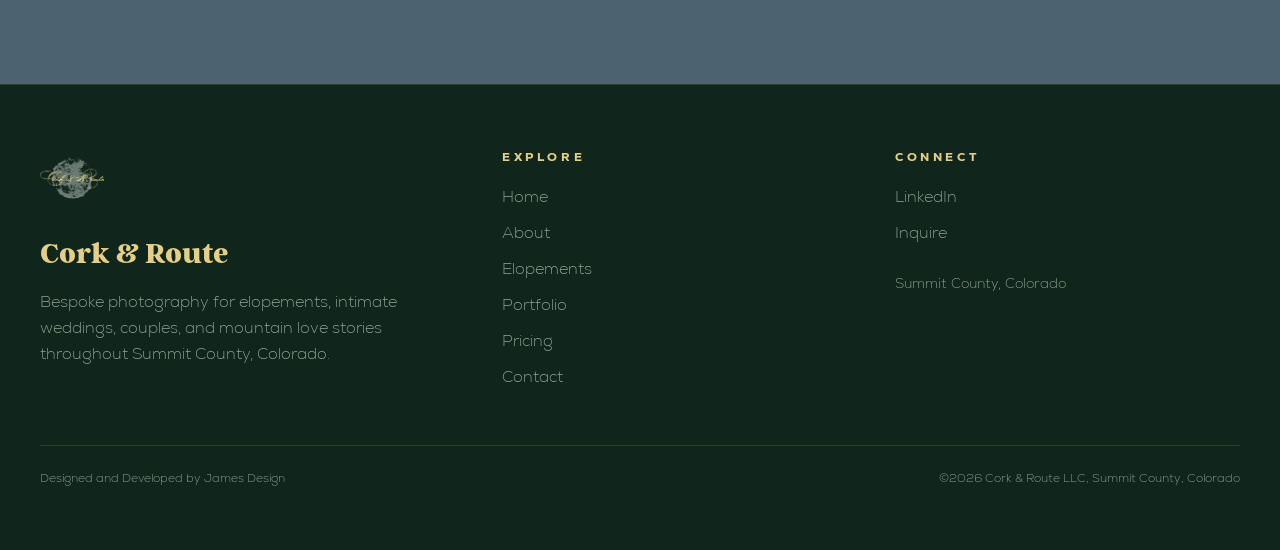
<file: portfolio.html>
<!DOCTYPE html><html lang=en><head><meta charset=utf-8><meta content="width=device-width,initial-scale=1,viewport-fit=cover" name=viewport><title>Cork & Route - Portfolio</title><meta content="Cork & Route - Portfolio" name=description><meta content=#10261c name=theme-color><link href=/fonts/Nexa-ExtraLight.ttf rel=preload as=font crossorigin type=font/ttf><link href=/fonts/Nexa-Heavy.ttf rel=preload as=font crossorigin type=font/ttf><link href=/fonts/Argent-CF-Extra-Bold.otf rel=preload as=font crossorigin type=font/otf><link href=/fonts/P22ZanerOne.ttf rel=preload as=font crossorigin type=font/ttf><link href=/_astro/CorkAndRouteLogo.D96lV-Zq.png rel=preload as=image><link href=/_astro/favicon.BcW6yOJU.png rel=icon><link href=/_astro/favicon-512.Cz1edwWW.png rel=apple-touch-icon><meta content=https://corkandroute.github.io/_astro/favicon.BcW6yOJU.png property=og:image><meta content=1280 property=og:image:width><meta content=640 property=og:image:height><meta content=yes name=mobile-web-app-capable><meta content=yes name=apple-mobile-web-app-capable><meta content=black-translucent name=apple-mobile-web-app-status-bar-style><meta content="Cork & Route - Portfolio" property=og:title><meta content="Cork & Route - Portfolio" property=og:description><meta content=website property=og:type><meta content=https://corkandroute.github.io/portfolio.html property=og:url><link href=/_astro/favicon-og.DtYuOrNz.css rel=stylesheet></head><body class="min-h-[440px] min-w-[400px]"><div class="text-y-1 bg-g-1 font-sans min-h-screen"><header class="text-y-1 bg-g-1 border-b border-y-1/15"><div class="items-center flex justify-between max-w-7xl md:px-10 mx-auto px-6 py-5"><a class="items-center flex gap-4 group" href=/ ><img alt="Cork &amp; Route Logo" class="w-auto h-12" src=/_astro/CorkAndRouteLogo.D96lV-Zq.png /><div class="flex flex-col leading-none"><span class="text-y-1 font-argentBold text-xl tracking-wide">Cork &amp; Route</span><span class="uppercase text-g-2 tracking-[0.25em] font-sans mt-1 text-xs">Photography</span></div></a><nav class="uppercase font-heavy text-g-2 tracking-[0.22em] gap-8 hidden items-center md:flex text-xs"><a class="hover:text-y-1 transition-colors" href=elopements.html>Elopements</a><a class="hover:text-y-1 transition-colors" href=portfolio.html>Portfolio</a><a class="hover:text-y-1 transition-colors" href=pricing.html>Pricing</a><a class="hover:text-y-1 transition-colors" href=about.html>About</a><a class="text-y-1 border hover:text-g-1 transition-all border-y-1/40 hover:bg-y-1 px-4 py-2" href=contact.html>Inquire</a></nav></div></header><main><section class="px-6 md:px-20 bg-g-1 md:py-36 py-28 text-center"><p class="uppercase font-heavy text-g-2 text-xs mb-6 tracking-[0.35em]">Portfolio</p><h1 class="text-y-1 font-argentBold leading-none max-w-6xl md:text-8xl mx-auto text-5xl">Honest, artful imagery for love stories rooted in place.</h1><p class="mx-auto leading-relaxed max-w-3xl mt-8 text-lg md:text-xl text-g-2">A curated look at elopements, intimate weddings, engagements, and mountain sessions photographed throughout Summit County and the Colorado Rockies.</p><div class=mt-10><a class="uppercase font-heavy tracking-[0.25em] border border-y-1 duration-500 ease-out group hover:text-g-1 inline-flex items-center justify-center md:text-sm overflow-hidden px-8 py-4 relative text-xs text-y-1 transition-all" href=contact.html><span class="duration-500 absolute inset-0 bg-y-1 ease-out group-hover:scale-x-100 origin-left scale-x-0 transition-transform"></span><span class="items-center flex relative gap-3 z-10">Inquire About Your Date<span class="transition-transform duration-300 group-hover:translate-x-1">→</span></span></a></div></section><section class="px-6 md:px-20 bg-g-1 pb-8"><div class="flex justify-center flex-wrap gap-3 max-w-7xl mx-auto"><span class="uppercase font-heavy text-g-2 text-[10px] border border-y-1/25 px-4 py-2 tracking-[0.22em]">Elopements</span><span class="uppercase font-heavy text-g-2 text-[10px] border border-y-1/25 px-4 py-2 tracking-[0.22em]">Weddings</span><span class="uppercase font-heavy text-g-2 text-[10px] border border-y-1/25 px-4 py-2 tracking-[0.22em]">Couples</span><span class="uppercase font-heavy text-g-2 text-[10px] border border-y-1/25 px-4 py-2 tracking-[0.22em]">Engagements</span><span class="uppercase font-heavy text-g-2 text-[10px] border border-y-1/25 px-4 py-2 tracking-[0.22em]">Proposals</span></div></section><section class="py-20 bg-g-1 md:px-10 px-4"><div class="mx-auto max-w-7xl columns-1 gap-4 lg:columns-3 md:gap-6 sm:columns-2"><article class="border group overflow-hidden bg-y-1/10 border-y-1/15 break-inside-avoid mb-4 md:mb-6"><div class="items-center flex justify-center bg-y-1/10 relative h-[520px]"><span class="text-5xl font-script text-y-1/80">Image Placeholder</span><div class="duration-500 absolute transition-all bg-g-1/0 group-hover:bg-g-1/50 inset-0"></div><div class="duration-500 absolute transition-all bottom-0 group-hover:opacity-100 group-hover:translate-y-0 left-0 opacity-0 p-6 right-0 translate-y-6"><p class="uppercase font-heavy text-g-2 text-[10px] tracking-[0.25em]">Elopements</p><h3 class="text-y-1 font-argentBold text-3xl">Alpine Vows</h3></div></div></article><article class="border group overflow-hidden bg-y-1/10 border-y-1/15 break-inside-avoid mb-4 md:mb-6"><div class="items-center flex justify-center bg-y-1/10 relative h-72"><span class="text-5xl font-script text-y-1/80">Image Placeholder</span><div class="duration-500 absolute transition-all bg-g-1/0 group-hover:bg-g-1/50 inset-0"></div><div class="duration-500 absolute transition-all bottom-0 group-hover:opacity-100 group-hover:translate-y-0 left-0 opacity-0 p-6 right-0 translate-y-6"><p class="uppercase font-heavy text-g-2 text-[10px] tracking-[0.25em]">Couples</p><h3 class="text-y-1 font-argentBold text-3xl">Summit Light</h3></div></div></article><article class="border group overflow-hidden bg-y-1/10 border-y-1/15 break-inside-avoid mb-4 md:mb-6"><div class="items-center flex justify-center bg-y-1/10 relative h-[520px]"><span class="text-5xl font-script text-y-1/80">Image Placeholder</span><div class="duration-500 absolute transition-all bg-g-1/0 group-hover:bg-g-1/50 inset-0"></div><div class="duration-500 absolute transition-all bottom-0 group-hover:opacity-100 group-hover:translate-y-0 left-0 opacity-0 p-6 right-0 translate-y-6"><p class="uppercase font-heavy text-g-2 text-[10px] tracking-[0.25em]">Intimate Weddings</p><h3 class="text-y-1 font-argentBold text-3xl">Quiet Morning</h3></div></div></article><article class="border group overflow-hidden bg-y-1/10 border-y-1/15 break-inside-avoid mb-4 md:mb-6"><div class="items-center flex justify-center bg-y-1/10 relative h-96"><span class="text-5xl font-script text-y-1/80">Image Placeholder</span><div class="duration-500 absolute transition-all bg-g-1/0 group-hover:bg-g-1/50 inset-0"></div><div class="duration-500 absolute transition-all bottom-0 group-hover:opacity-100 group-hover:translate-y-0 left-0 opacity-0 p-6 right-0 translate-y-6"><p class="uppercase font-heavy text-g-2 text-[10px] tracking-[0.25em]">Engagements</p><h3 class="text-y-1 font-argentBold text-3xl">Blue Hour</h3></div></div></article><article class="border group overflow-hidden bg-y-1/10 border-y-1/15 break-inside-avoid mb-4 md:mb-6"><div class="items-center flex justify-center bg-y-1/10 relative h-[520px]"><span class="text-5xl font-script text-y-1/80">Image Placeholder</span><div class="duration-500 absolute transition-all bg-g-1/0 group-hover:bg-g-1/50 inset-0"></div><div class="duration-500 absolute transition-all bottom-0 group-hover:opacity-100 group-hover:translate-y-0 left-0 opacity-0 p-6 right-0 translate-y-6"><p class="uppercase font-heavy text-g-2 text-[10px] tracking-[0.25em]">Elopements</p><h3 class="text-y-1 font-argentBold text-3xl">Mountain Air</h3></div></div></article><article class="border group overflow-hidden bg-y-1/10 border-y-1/15 break-inside-avoid mb-4 md:mb-6"><div class="items-center flex justify-center bg-y-1/10 relative h-72"><span class="text-5xl font-script text-y-1/80">Image Placeholder</span><div class="duration-500 absolute transition-all bg-g-1/0 group-hover:bg-g-1/50 inset-0"></div><div class="duration-500 absolute transition-all bottom-0 group-hover:opacity-100 group-hover:translate-y-0 left-0 opacity-0 p-6 right-0 translate-y-6"><p class="uppercase font-heavy text-g-2 text-[10px] tracking-[0.25em]">Weddings</p><h3 class="text-y-1 font-argentBold text-3xl">After The Ceremony</h3></div></div></article><article class="border group overflow-hidden bg-y-1/10 border-y-1/15 break-inside-avoid mb-4 md:mb-6"><div class="items-center flex justify-center bg-y-1/10 relative h-[520px]"><span class="text-5xl font-script text-y-1/80">Image Placeholder</span><div class="duration-500 absolute transition-all bg-g-1/0 group-hover:bg-g-1/50 inset-0"></div><div class="duration-500 absolute transition-all bottom-0 group-hover:opacity-100 group-hover:translate-y-0 left-0 opacity-0 p-6 right-0 translate-y-6"><p class="uppercase font-heavy text-g-2 text-[10px] tracking-[0.25em]">Couples</p><h3 class="text-y-1 font-argentBold text-3xl">Wildflower Season</h3></div></div></article><article class="border group overflow-hidden bg-y-1/10 border-y-1/15 break-inside-avoid mb-4 md:mb-6"><div class="items-center flex justify-center bg-y-1/10 relative h-96"><span class="text-5xl font-script text-y-1/80">Image Placeholder</span><div class="duration-500 absolute transition-all bg-g-1/0 group-hover:bg-g-1/50 inset-0"></div><div class="duration-500 absolute transition-all bottom-0 group-hover:opacity-100 group-hover:translate-y-0 left-0 opacity-0 p-6 right-0 translate-y-6"><p class="uppercase font-heavy text-g-2 text-[10px] tracking-[0.25em]">Proposals</p><h3 class="text-y-1 font-argentBold text-3xl">Golden Ridge</h3></div></div></article><article class="border group overflow-hidden bg-y-1/10 border-y-1/15 break-inside-avoid mb-4 md:mb-6"><div class="items-center flex justify-center bg-y-1/10 relative h-[520px]"><span class="text-5xl font-script text-y-1/80">Image Placeholder</span><div class="duration-500 absolute transition-all bg-g-1/0 group-hover:bg-g-1/50 inset-0"></div><div class="duration-500 absolute transition-all bottom-0 group-hover:opacity-100 group-hover:translate-y-0 left-0 opacity-0 p-6 right-0 translate-y-6"><p class="uppercase font-heavy text-g-2 text-[10px] tracking-[0.25em]">Elopements</p><h3 class="text-y-1 font-argentBold text-3xl">Lake Dillon</h3></div></div></article></div></section><section class="px-6 md:px-20 bg-y-1 py-24 text-g-1"><div class="items-center max-w-7xl mx-auto gap-14 grid lg:grid-cols-2"><div class="items-center flex justify-center aspect-[4/5] bg-g-1/10 border border-g-1/20"><span class="text-5xl font-script text-g-1">Image Placeholder</span></div><div><p class="uppercase font-heavy text-xs tracking-[0.3em] mb-6 text-b-1">Featured Story</p><h2 class="font-argentBold leading-tight md:text-7xl text-4xl mb-8">A gallery should feel like stepping back into the day.</h2><p class="leading-relaxed text-lg">The wind, the quiet, the nerves, the laughter, the landscape, the way everything felt before and after the vows — every image is part of the story. Placeholder copy for a future featured elopement or wedding gallery.</p></div></div></section><section class="px-6 md:px-20 bg-y-1 py-24 text-g-1"><div class="items-center max-w-7xl mx-auto gap-14 grid lg:grid-cols-2 lg:[&amp;&gt;*:first-child]:order-2"><div class="items-center flex justify-center aspect-[4/5] bg-g-1/10 border border-g-1/20"><span class="text-5xl font-script text-g-1">Image Placeholder</span></div><div><p class="uppercase font-heavy text-xs tracking-[0.3em] mb-6 text-b-1">Approach</p><h2 class="font-argentBold leading-tight md:text-7xl text-4xl mb-8">Less posing. More presence.</h2><p class="leading-relaxed text-lg">Allie’s approach is centered around gentle direction, real connection, and space for the day to unfold naturally. The result is imagery that feels polished, emotional, and true to the people in front of the camera.</p></div></div></section><section class="text-y-1 bg-b-1 md:px-20 px-6 py-28 text-center"><p class="text-y-1 text-5xl font-script mb-6">Cork &amp; Route</p><h2 class="font-argentBold leading-tight md:text-7xl text-4xl max-w-5xl mx-auto">Ready to see your story here?</h2><p class="mx-auto leading-relaxed max-w-3xl mt-8 text-lg text-y-1/90">Whether you&#x27;re planning a mountain elopement, an intimate wedding, or a session that simply feels like you, Cork &amp; Route would be honored to document it.</p><div class=mt-10><a class="uppercase font-heavy tracking-[0.25em] border border-y-1 duration-500 ease-out group hover:text-g-1 inline-flex items-center justify-center md:text-sm overflow-hidden px-8 py-4 relative text-xs text-y-1 transition-all" href=contact.html><span class="duration-500 absolute inset-0 bg-y-1 ease-out group-hover:scale-x-100 origin-left scale-x-0 transition-transform"></span><span class="items-center flex relative gap-3 z-10">Start Planning<span class="transition-transform duration-300 group-hover:translate-x-1">→</span></span></a></div></section></main><footer class="border-y-1/15 bg-g-1 border-t md:px-10 px-6 text-g-2"><div class="mx-auto max-w-7xl py-16"><div class="gap-12 grid md:grid-cols-[1.2fr_1fr_1fr]"><div><img alt="Cork &amp; Route Logo" class="w-auto h-16 mb-6" src=/_astro/CorkAndRouteLogo.D96lV-Zq.png /><h2 class="text-y-1 font-argentBold text-3xl mb-4">Cork &amp; Route</h2><p class="leading-relaxed max-w-sm">Bespoke photography for elopements, intimate weddings, couples, and mountain love stories throughout Summit County, Colorado.</p></div><div><p class="uppercase font-heavy text-xs text-y-1 mb-5 tracking-[0.3em]">Explore</p><div class=space-y-3><a class="hover:text-y-1 transition-colors block" href=/ >Home</a><a class="hover:text-y-1 transition-colors block" href=about.html>About</a><a class="hover:text-y-1 transition-colors block" href=elopements.html>Elopements</a><a class="hover:text-y-1 transition-colors block" href=portfolio.html>Portfolio</a><a class="hover:text-y-1 transition-colors block" href=pricing.html>Pricing</a><a class="hover:text-y-1 transition-colors block" href=contact.html>Contact</a></div></div><div><p class="uppercase font-heavy text-xs text-y-1 mb-5 tracking-[0.3em]">Connect</p><div class=space-y-3><a class="hover:text-y-1 transition-colors block" href=https://www.linkedin.com/in/allie-leslie-355469260/ rel="noopener noreferrer" target=_blank>LinkedIn</a><a class="hover:text-y-1 transition-colors block" href=contact.html>Inquire</a><p class="pt-4 text-sm">Summit County, Colorado</p></div></div></div><div class="flex flex-col border-t border-y-1/15 gap-4 justify-between md:flex-row mt-14 pt-6 text-xs"><a class="hover:text-y-1 transition-colors" href=https://hikendal.github.io rel="noopener noreferrer" target=_blank>Designed and Developed by James Design</a><p>©2026 Cork &amp; Route LLC, Summit County, Colorado</p></div></div></footer></div></body></html>
</file>
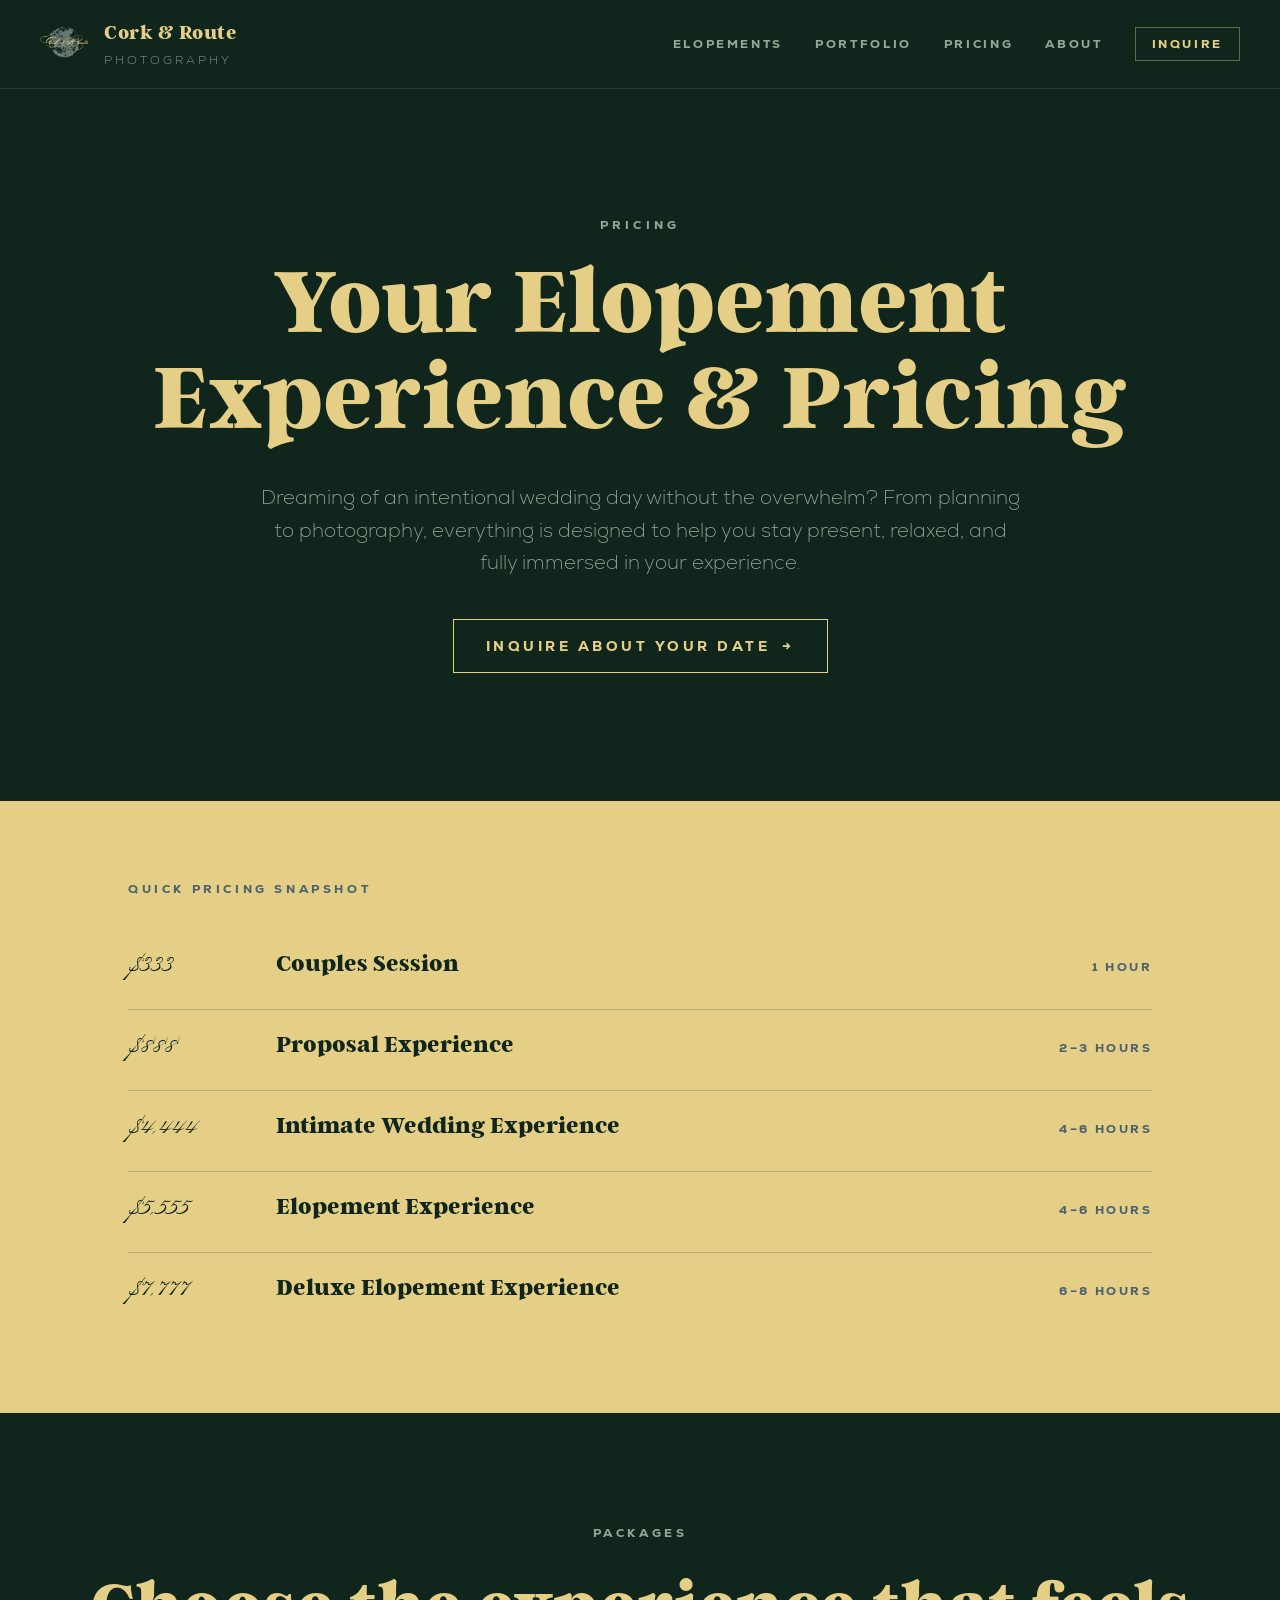
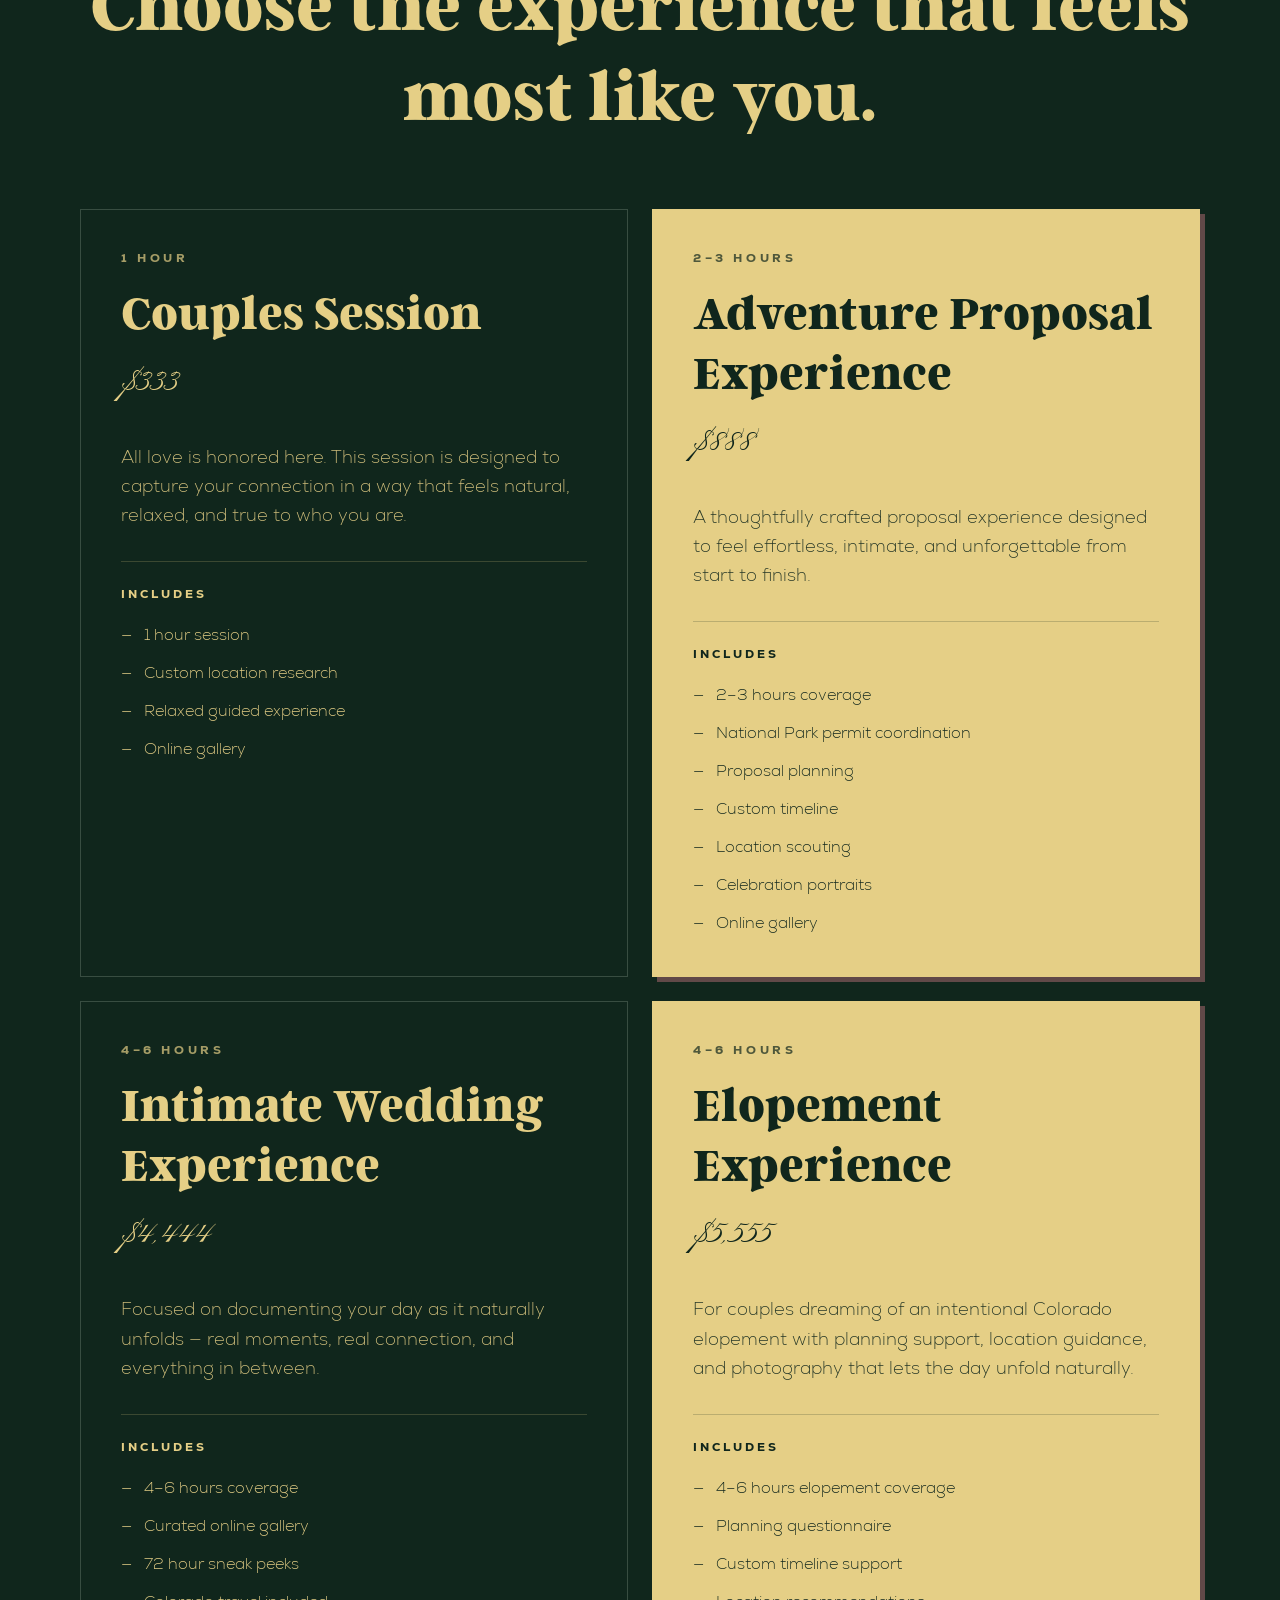
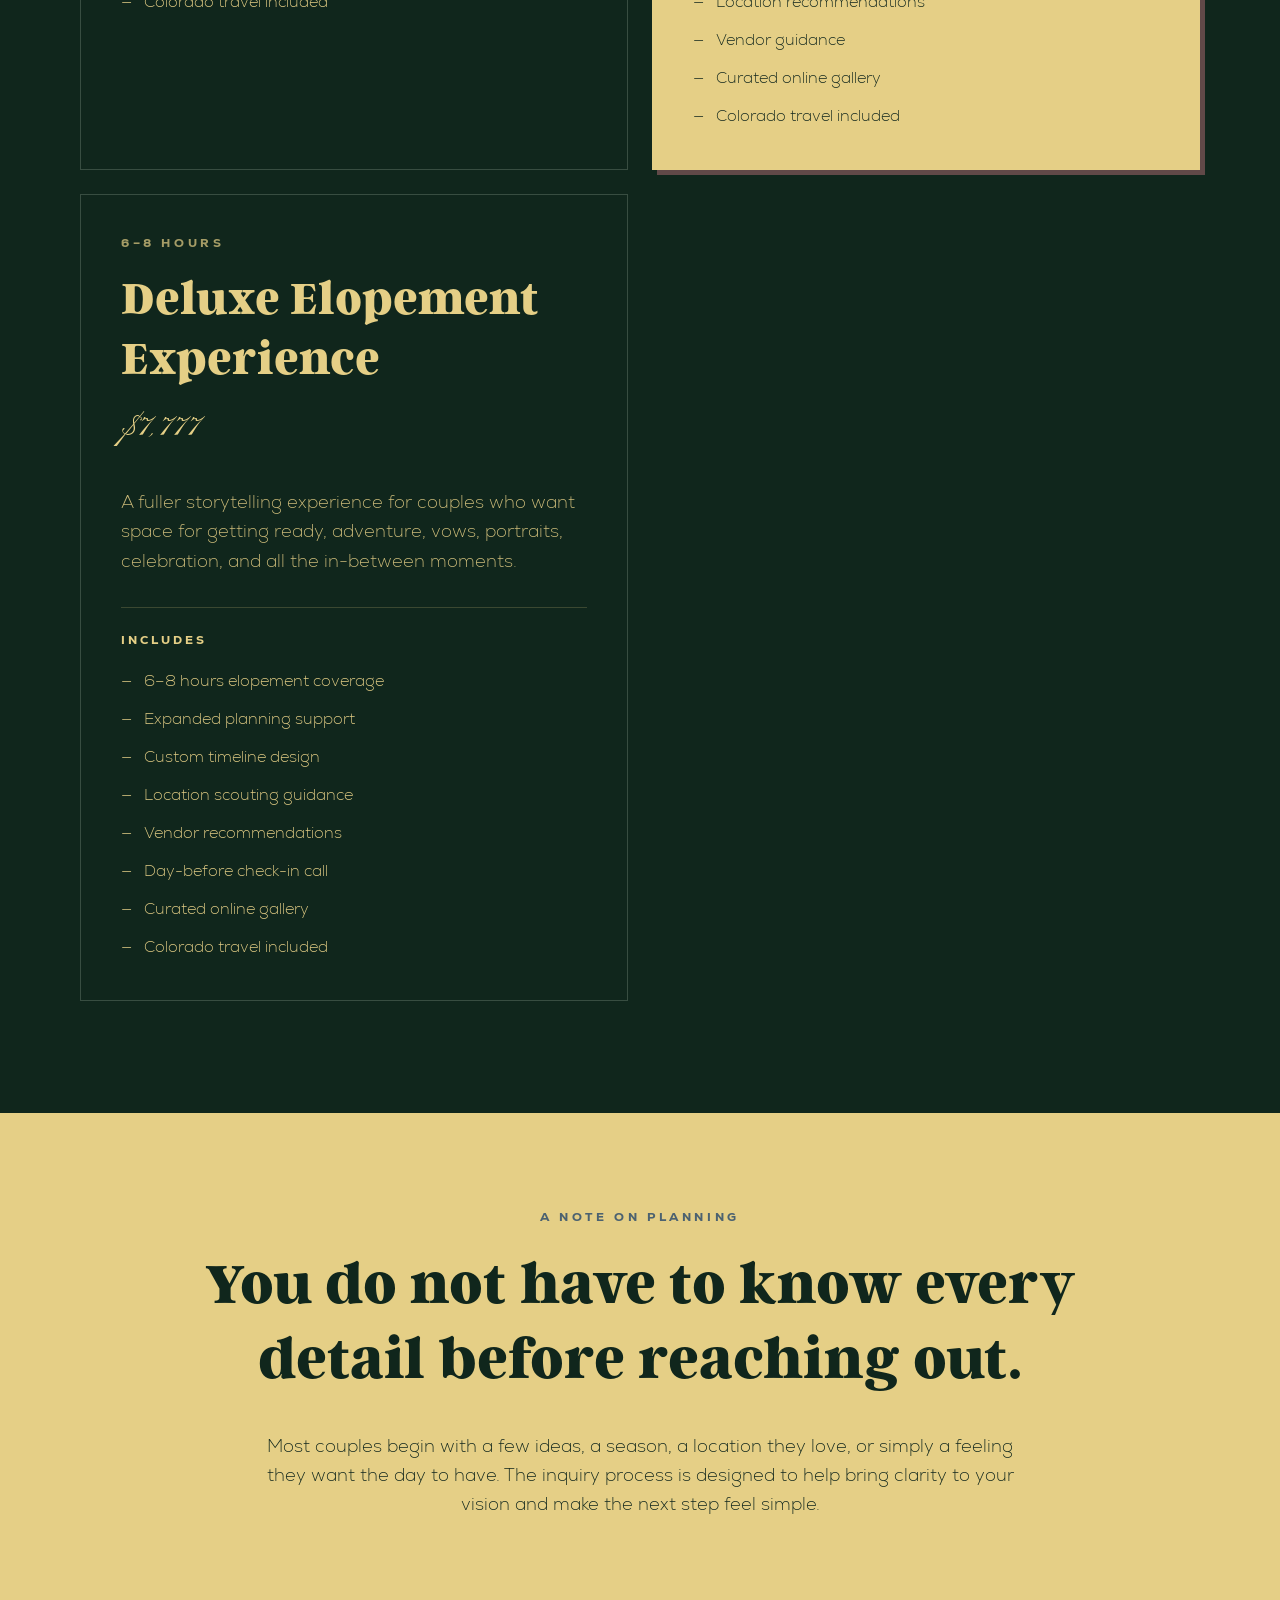
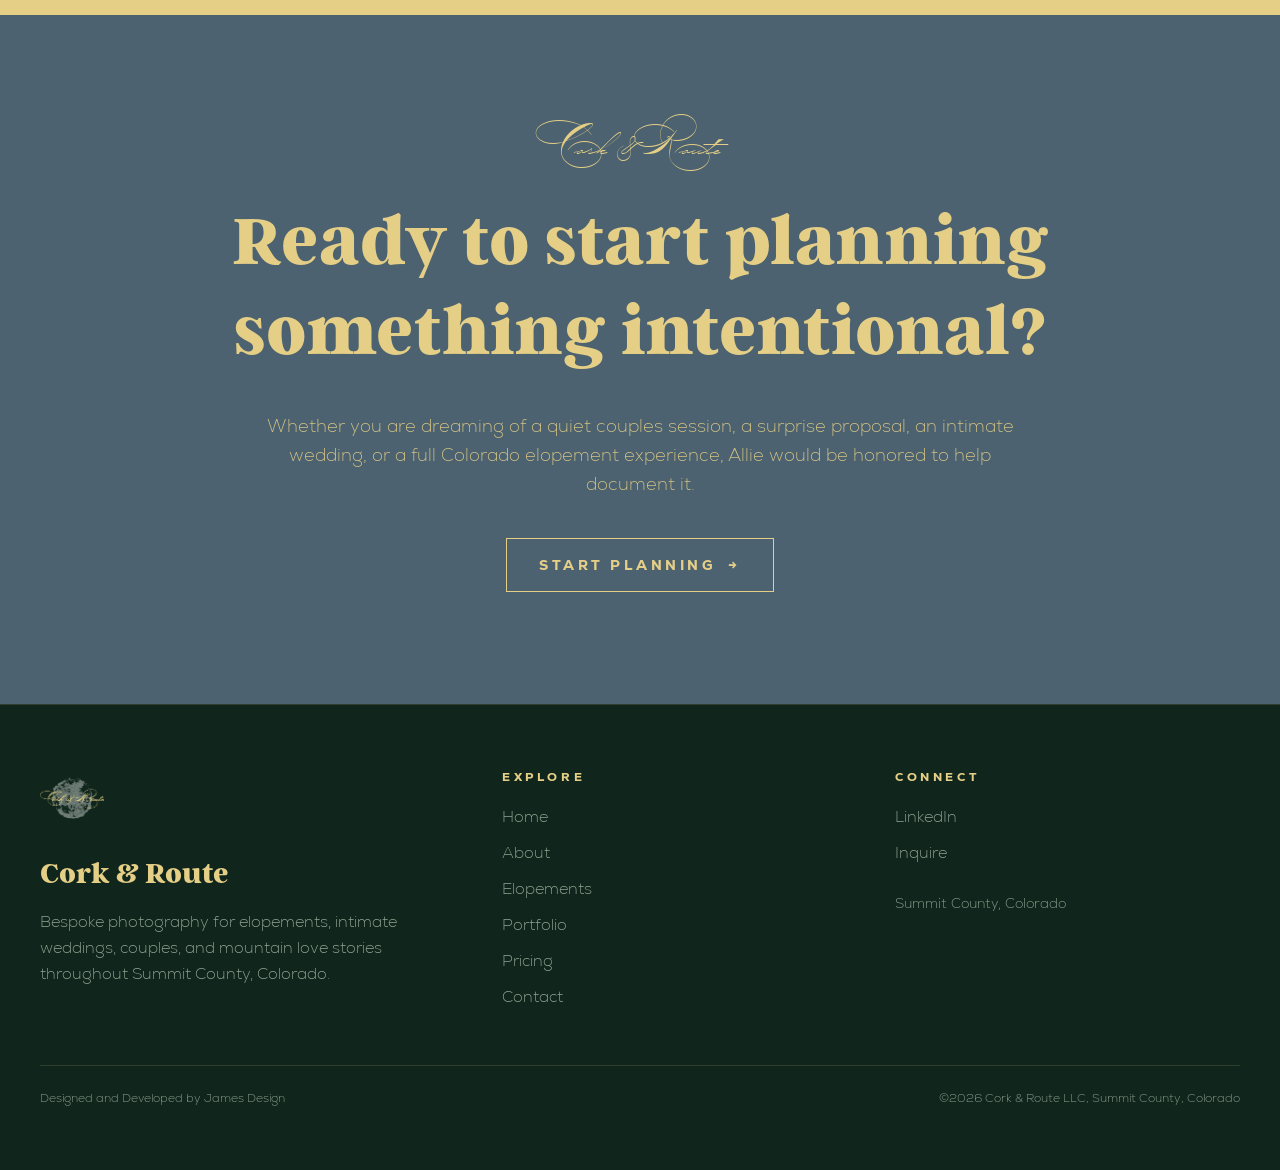
<file: pricing.html>
<!DOCTYPE html><html lang=en><head><meta charset=utf-8><meta content="width=device-width,initial-scale=1,viewport-fit=cover" name=viewport><title>Cork & Route - Pricing</title><meta content="Cork & Route - Pricing" name=description><meta content=#10261c name=theme-color><link href=/fonts/Nexa-ExtraLight.ttf rel=preload as=font crossorigin type=font/ttf><link href=/fonts/Nexa-Heavy.ttf rel=preload as=font crossorigin type=font/ttf><link href=/fonts/Argent-CF-Extra-Bold.otf rel=preload as=font crossorigin type=font/otf><link href=/fonts/P22ZanerOne.ttf rel=preload as=font crossorigin type=font/ttf><link href=/_astro/CorkAndRouteLogo.D96lV-Zq.png rel=preload as=image><link href=/_astro/favicon.BcW6yOJU.png rel=icon><link href=/_astro/favicon-512.Cz1edwWW.png rel=apple-touch-icon><meta content=https://corkandroute.github.io/_astro/favicon.BcW6yOJU.png property=og:image><meta content=1280 property=og:image:width><meta content=640 property=og:image:height><meta content=yes name=mobile-web-app-capable><meta content=yes name=apple-mobile-web-app-capable><meta content=black-translucent name=apple-mobile-web-app-status-bar-style><meta content="Cork & Route - Pricing" property=og:title><meta content="Cork & Route - Pricing" property=og:description><meta content=website property=og:type><meta content=https://corkandroute.github.io/pricing.html property=og:url><link href=/_astro/favicon-og.DtYuOrNz.css rel=stylesheet></head><body class="min-h-[440px] min-w-[400px]"><div class="text-y-1 bg-g-1 font-sans min-h-screen"><header class="text-y-1 bg-g-1 border-b border-y-1/15"><div class="flex items-center justify-between max-w-7xl md:px-10 mx-auto px-6 py-5"><a class="flex items-center gap-4 group" href=/ ><img alt="Cork &amp; Route Logo" class="w-auto h-12" src=/_astro/CorkAndRouteLogo.D96lV-Zq.png /><div class="flex flex-col leading-none"><span class="font-argentBold text-y-1 text-xl tracking-wide">Cork &amp; Route</span><span class="text-xs uppercase tracking-[0.25em] font-sans mt-1 text-g-2">Photography</span></div></a><nav class="text-xs uppercase font-heavy items-center gap-8 hidden md:flex text-g-2 tracking-[0.22em]"><a class="hover:text-y-1 transition-colors" href=elopements.html>Elopements</a><a class="hover:text-y-1 transition-colors" href=portfolio.html>Portfolio</a><a class="hover:text-y-1 transition-colors" href=pricing.html>Pricing</a><a class="hover:text-y-1 transition-colors" href=about.html>About</a><a class="text-y-1 border transition-all hover:text-g-1 border-y-1/40 hover:bg-y-1 px-4 py-2" href=contact.html>Inquire</a></nav></div></header><main><section class="px-6 md:px-20 bg-g-1 md:py-32 py-24 text-center"><p class="text-xs uppercase font-heavy text-g-2 mb-6 tracking-[0.35em]">Pricing</p><h1 class="font-argentBold text-y-1 leading-none max-w-6xl md:text-8xl mx-auto text-5xl">Your Elopement Experience &amp; Pricing</h1><p class="leading-relaxed text-lg max-w-3xl mx-auto mt-8 md:text-xl text-g-2">Dreaming of an intentional wedding day without the overwhelm? From planning to photography, everything is designed to help you stay present, relaxed, and fully immersed in your experience.</p><div class=mt-10><a class="text-xs uppercase font-heavy tracking-[0.25em] border border-y-1 duration-500 ease-out group hover:text-g-1 inline-flex items-center justify-center md:text-sm overflow-hidden px-8 py-4 relative text-y-1 transition-all" href=contact.html><span class="duration-500 bg-y-1 absolute ease-out group-hover:scale-x-100 inset-0 origin-left scale-x-0 transition-transform"></span><span class="flex gap-3 items-center relative z-10">Inquire About Your Date<span class="transition-transform duration-300 group-hover:translate-x-1">→</span></span></a></div></section><section class="px-6 md:px-20 bg-y-1 text-g-1 py-20"><div class="mx-auto max-w-5xl"><p class="text-xs uppercase font-heavy tracking-[0.3em] text-b-1 mb-8">Quick Pricing Snapshot</p><div class="divide-g-1/20 divide-y"><div class="grid gap-2 items-baseline md:grid-cols-[140px_1fr_auto] py-5"><p class="text-4xl font-script">$333</p><p class="font-argentBold text-2xl">Couples Session</p><p class="text-xs uppercase font-heavy text-b-1 tracking-[0.2em]">1 Hour</p></div><div class="grid gap-2 items-baseline md:grid-cols-[140px_1fr_auto] py-5"><p class="text-4xl font-script">$888</p><p class="font-argentBold text-2xl">Proposal Experience</p><p class="text-xs uppercase font-heavy text-b-1 tracking-[0.2em]">2–3 Hours</p></div><div class="grid gap-2 items-baseline md:grid-cols-[140px_1fr_auto] py-5"><p class="text-4xl font-script">$4,444</p><p class="font-argentBold text-2xl">Intimate Wedding Experience</p><p class="text-xs uppercase font-heavy text-b-1 tracking-[0.2em]">4–6 Hours</p></div><div class="grid gap-2 items-baseline md:grid-cols-[140px_1fr_auto] py-5"><p class="text-4xl font-script">$5,555</p><p class="font-argentBold text-2xl">Elopement Experience</p><p class="text-xs uppercase font-heavy text-b-1 tracking-[0.2em]">4–6 Hours</p></div><div class="grid gap-2 items-baseline md:grid-cols-[140px_1fr_auto] py-5"><p class="text-4xl font-script">$7,777</p><p class="font-argentBold text-2xl">Deluxe Elopement Experience</p><p class="text-xs uppercase font-heavy text-b-1 tracking-[0.2em]">6–8 Hours</p></div></div></div></section><section class="px-6 md:px-20 bg-g-1 py-28"><div class="mx-auto max-w-7xl"><div class="mb-16 text-center"><p class="text-xs uppercase font-heavy tracking-[0.3em] mb-6 text-g-2">Packages</p><h2 class="font-argentBold leading-tight text-4xl md:text-7xl text-y-1">Choose the experience that feels most like you.</h2></div><div class="grid gap-6 lg:grid-cols-2"><article class="text-y-1 border transition-all duration-500 bg-g-1 border-g-2/30 hover:border-y-1 md:p-10 p-8"><p class="text-xs uppercase font-heavy mb-5 tracking-[0.3em] opacity-70">1 Hour</p><h3 class="font-argentBold leading-tight text-4xl mb-4 md:text-5xl">Couples Session</h3><p class="mb-8 font-script text-5xl">$333</p><p class="leading-relaxed text-lg mb-8 opacity-90">All love is honored here. This session is designed to capture your connection in a way that feels natural, relaxed, and true to who you are.</p><div class="border-t pt-6 border-current/20"><p class="text-xs uppercase font-heavy mb-5 tracking-[0.25em]">Includes</p><ul class=space-y-3><li class="leading-relaxed flex gap-3"><span>—</span><span>1 hour session</span></li><li class="leading-relaxed flex gap-3"><span>—</span><span>Custom location research</span></li><li class="leading-relaxed flex gap-3"><span>—</span><span>Relaxed guided experience</span></li><li class="leading-relaxed flex gap-3"><span>—</span><span>Online gallery</span></li></ul></div></article><article class="duration-500 border transition-all md:p-10 p-8 bg-y-1 border-y-1 shadow-sharp-dark text-g-1"><p class="text-xs uppercase font-heavy mb-5 tracking-[0.3em] opacity-70">2–3 Hours</p><h3 class="font-argentBold leading-tight text-4xl mb-4 md:text-5xl">Adventure Proposal Experience</h3><p class="mb-8 font-script text-5xl">$888</p><p class="leading-relaxed text-lg mb-8 opacity-90">A thoughtfully crafted proposal experience designed to feel effortless, intimate, and unforgettable from start to finish.</p><div class="border-t pt-6 border-current/20"><p class="text-xs uppercase font-heavy mb-5 tracking-[0.25em]">Includes</p><ul class=space-y-3><li class="leading-relaxed flex gap-3"><span>—</span><span>2–3 hours coverage</span></li><li class="leading-relaxed flex gap-3"><span>—</span><span>National Park permit coordination</span></li><li class="leading-relaxed flex gap-3"><span>—</span><span>Proposal planning</span></li><li class="leading-relaxed flex gap-3"><span>—</span><span>Custom timeline</span></li><li class="leading-relaxed flex gap-3"><span>—</span><span>Location scouting</span></li><li class="leading-relaxed flex gap-3"><span>—</span><span>Celebration portraits</span></li><li class="leading-relaxed flex gap-3"><span>—</span><span>Online gallery</span></li></ul></div></article><article class="text-y-1 border transition-all duration-500 bg-g-1 border-g-2/30 hover:border-y-1 md:p-10 p-8"><p class="text-xs uppercase font-heavy mb-5 tracking-[0.3em] opacity-70">4–6 Hours</p><h3 class="font-argentBold leading-tight text-4xl mb-4 md:text-5xl">Intimate Wedding Experience</h3><p class="mb-8 font-script text-5xl">$4,444</p><p class="leading-relaxed text-lg mb-8 opacity-90">Focused on documenting your day as it naturally unfolds — real moments, real connection, and everything in between.</p><div class="border-t pt-6 border-current/20"><p class="text-xs uppercase font-heavy mb-5 tracking-[0.25em]">Includes</p><ul class=space-y-3><li class="leading-relaxed flex gap-3"><span>—</span><span>4–6 hours coverage</span></li><li class="leading-relaxed flex gap-3"><span>—</span><span>Curated online gallery</span></li><li class="leading-relaxed flex gap-3"><span>—</span><span>72 hour sneak peeks</span></li><li class="leading-relaxed flex gap-3"><span>—</span><span>Colorado travel included</span></li></ul></div></article><article class="duration-500 border transition-all md:p-10 p-8 bg-y-1 border-y-1 shadow-sharp-dark text-g-1"><p class="text-xs uppercase font-heavy mb-5 tracking-[0.3em] opacity-70">4–6 Hours</p><h3 class="font-argentBold leading-tight text-4xl mb-4 md:text-5xl">Elopement Experience</h3><p class="mb-8 font-script text-5xl">$5,555</p><p class="leading-relaxed text-lg mb-8 opacity-90">For couples dreaming of an intentional Colorado elopement with planning support, location guidance, and photography that lets the day unfold naturally.</p><div class="border-t pt-6 border-current/20"><p class="text-xs uppercase font-heavy mb-5 tracking-[0.25em]">Includes</p><ul class=space-y-3><li class="leading-relaxed flex gap-3"><span>—</span><span>4–6 hours elopement coverage</span></li><li class="leading-relaxed flex gap-3"><span>—</span><span>Planning questionnaire</span></li><li class="leading-relaxed flex gap-3"><span>—</span><span>Custom timeline support</span></li><li class="leading-relaxed flex gap-3"><span>—</span><span>Location recommendations</span></li><li class="leading-relaxed flex gap-3"><span>—</span><span>Vendor guidance</span></li><li class="leading-relaxed flex gap-3"><span>—</span><span>Curated online gallery</span></li><li class="leading-relaxed flex gap-3"><span>—</span><span>Colorado travel included</span></li></ul></div></article><article class="text-y-1 border transition-all duration-500 bg-g-1 border-g-2/30 hover:border-y-1 md:p-10 p-8"><p class="text-xs uppercase font-heavy mb-5 tracking-[0.3em] opacity-70">6–8 Hours</p><h3 class="font-argentBold leading-tight text-4xl mb-4 md:text-5xl">Deluxe Elopement Experience</h3><p class="mb-8 font-script text-5xl">$7,777</p><p class="leading-relaxed text-lg mb-8 opacity-90">A fuller storytelling experience for couples who want space for getting ready, adventure, vows, portraits, celebration, and all the in-between moments.</p><div class="border-t pt-6 border-current/20"><p class="text-xs uppercase font-heavy mb-5 tracking-[0.25em]">Includes</p><ul class=space-y-3><li class="leading-relaxed flex gap-3"><span>—</span><span>6–8 hours elopement coverage</span></li><li class="leading-relaxed flex gap-3"><span>—</span><span>Expanded planning support</span></li><li class="leading-relaxed flex gap-3"><span>—</span><span>Custom timeline design</span></li><li class="leading-relaxed flex gap-3"><span>—</span><span>Location scouting guidance</span></li><li class="leading-relaxed flex gap-3"><span>—</span><span>Vendor recommendations</span></li><li class="leading-relaxed flex gap-3"><span>—</span><span>Day-before check-in call</span></li><li class="leading-relaxed flex gap-3"><span>—</span><span>Curated online gallery</span></li><li class="leading-relaxed flex gap-3"><span>—</span><span>Colorado travel included</span></li></ul></div></article></div></div></section><section class="px-6 md:px-20 bg-y-1 text-g-1 py-24"><div class="mx-auto max-w-5xl text-center"><p class="text-xs uppercase font-heavy tracking-[0.3em] mb-6 text-b-1">A Note On Planning</p><h2 class="font-argentBold leading-tight text-4xl mb-8 md:text-6xl">You do not have to know every detail before reaching out.</h2><p class="leading-relaxed text-lg max-w-3xl mx-auto">Most couples begin with a few ideas, a season, a location they love, or simply a feeling they want the day to have. The inquiry process is designed to help bring clarity to your vision and make the next step feel simple.</p></div></section><section class="text-y-1 bg-b-1 md:px-20 px-6 py-28 text-center"><p class="text-y-1 text-5xl font-script mb-6">Cork &amp; Route</p><h2 class="font-argentBold leading-tight text-4xl md:text-7xl max-w-5xl mx-auto">Ready to start planning something intentional?</h2><p class="leading-relaxed text-lg max-w-3xl mx-auto mt-8 text-y-1/90">Whether you are dreaming of a quiet couples session, a surprise proposal, an intimate wedding, or a full Colorado elopement experience, Allie would be honored to help document it.</p><div class=mt-10><a class="text-xs uppercase font-heavy tracking-[0.25em] border border-y-1 duration-500 ease-out group hover:text-g-1 inline-flex items-center justify-center md:text-sm overflow-hidden px-8 py-4 relative text-y-1 transition-all" href=contact.html><span class="duration-500 bg-y-1 absolute ease-out group-hover:scale-x-100 inset-0 origin-left scale-x-0 transition-transform"></span><span class="flex gap-3 items-center relative z-10">Start Planning<span class="transition-transform duration-300 group-hover:translate-x-1">→</span></span></a></div></section></main><footer class="border-t border-y-1/15 bg-g-1 md:px-10 px-6 text-g-2"><div class="mx-auto max-w-7xl py-16"><div class="grid gap-12 md:grid-cols-[1.2fr_1fr_1fr]"><div><img alt="Cork &amp; Route Logo" class="mb-6 h-16 w-auto" src=/_astro/CorkAndRouteLogo.D96lV-Zq.png /><h2 class="font-argentBold mb-4 text-3xl text-y-1">Cork &amp; Route</h2><p class="leading-relaxed max-w-sm">Bespoke photography for elopements, intimate weddings, couples, and mountain love stories throughout Summit County, Colorado.</p></div><div><p class="text-xs uppercase font-heavy mb-5 tracking-[0.3em] text-y-1">Explore</p><div class=space-y-3><a class="hover:text-y-1 transition-colors block" href=/ >Home</a><a class="hover:text-y-1 transition-colors block" href=about.html>About</a><a class="hover:text-y-1 transition-colors block" href=elopements.html>Elopements</a><a class="hover:text-y-1 transition-colors block" href=portfolio.html>Portfolio</a><a class="hover:text-y-1 transition-colors block" href=pricing.html>Pricing</a><a class="hover:text-y-1 transition-colors block" href=contact.html>Contact</a></div></div><div><p class="text-xs uppercase font-heavy mb-5 tracking-[0.3em] text-y-1">Connect</p><div class=space-y-3><a class="hover:text-y-1 transition-colors block" href=https://www.linkedin.com/in/allie-leslie-355469260/ rel="noopener noreferrer" target=_blank>LinkedIn</a><a class="hover:text-y-1 transition-colors block" href=contact.html>Inquire</a><p class="pt-4 text-sm">Summit County, Colorado</p></div></div></div><div class="flex flex-col border-t border-y-1/15 gap-4 justify-between md:flex-row mt-14 pt-6 text-xs"><a class="hover:text-y-1 transition-colors" href=https://hikendal.github.io rel="noopener noreferrer" target=_blank>Designed and Developed by James Design</a><p>©2026 Cork &amp; Route LLC, Summit County, Colorado</p></div></div></footer></div></body></html>
</file>
